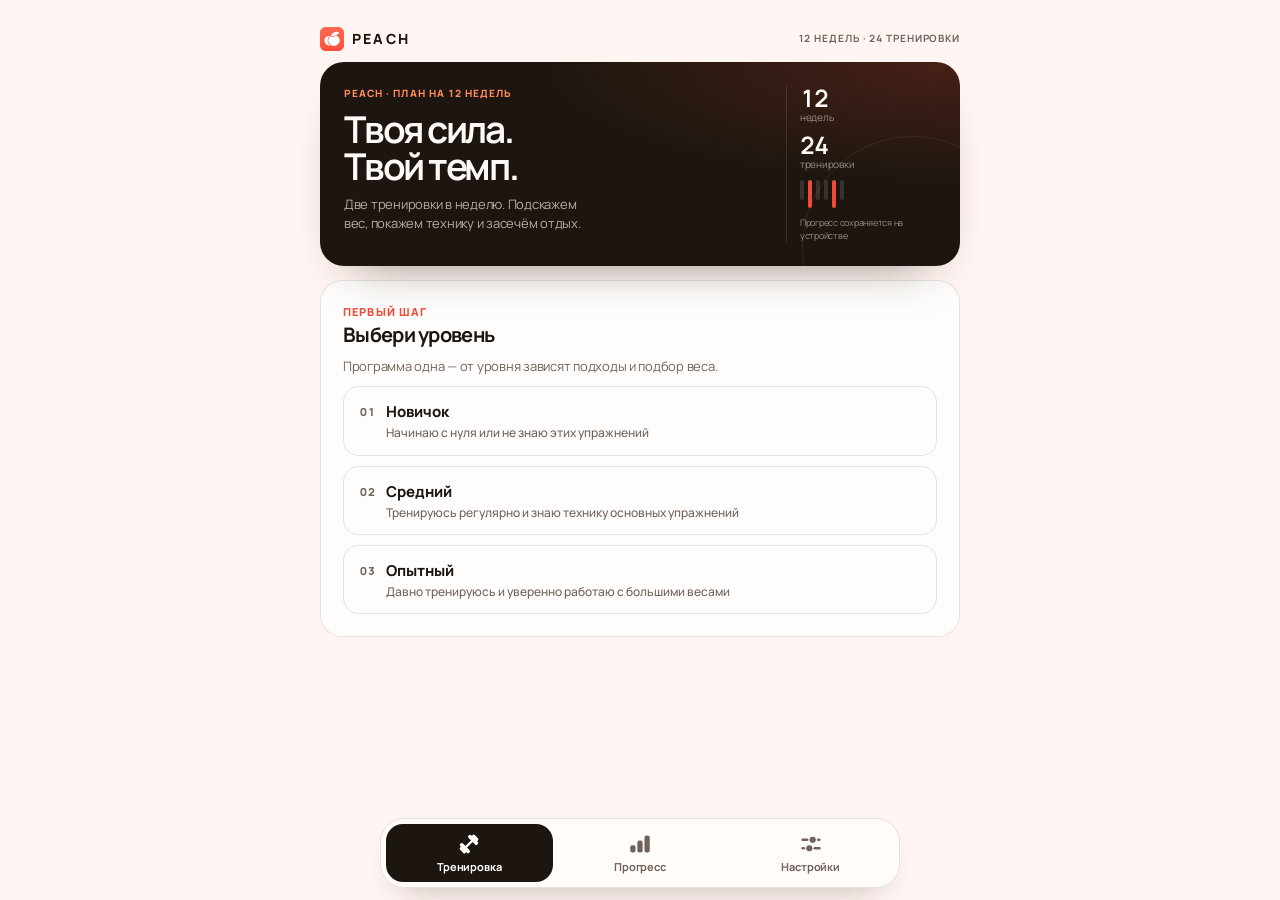
<file: index.html>
<!doctype html><html lang="ru"><head><meta charset="utf-8"><meta name="viewport" content="width=device-width,initial-scale=1,viewport-fit=cover"><link rel="manifest" href="manifest.webmanifest"><meta name="theme-color" content="#FF5B46"><meta name="mobile-web-app-capable" content="yes"><meta name="apple-mobile-web-app-capable" content="yes"><meta name="apple-mobile-web-app-title" content="PEACH"><meta name="apple-mobile-web-app-status-bar-style" content="black-translucent"><link rel="apple-touch-icon" sizes="180x180" href="apple-touch-icon.png"><link rel="icon" type="image/png" sizes="192x192" href="[data-uri]"><style>:root{padding-top:env(safe-area-inset-top,0px);padding-bottom:env(safe-area-inset-bottom,0px)}body{margin:0}[hidden]{display:none!important}img{max-width:100%}</style><title>PEACH — силовой дневник на 12 недель</title>
<meta name="description" content="PEACH — спокойный силовой план на 12 недель: веса, 3D-техника, таймеры и дневник прогресса. Работает офлайн и без аккаунта.">
<meta name="application-name" content="PEACH">
<meta name="robots" content="index,follow">
<link rel="canonical" href="https://morozovandrew20.github.io/peach-fitness/">
<meta property="og:type" content="website">
<meta property="og:url" content="https://morozovandrew20.github.io/peach-fitness/">
<meta property="og:title" content="PEACH — силовой дневник на 12 недель">
<meta property="og:description" content="Понятный план, техника, веса и отдых. Данные хранятся на устройстве, приложение работает офлайн.">
<meta property="og:image" content="https://morozovandrew20.github.io/peach-fitness/assets/release/screenshot-mobile.png">
<meta property="og:locale" content="ru_RU">
<meta name="twitter:card" content="summary_large_image">
<style>
/* Layout: iOS-style phone app. Blurred large-title header with a "wave" week strip, inset grouped cards,
   round tap-to-check sets, floating rest capsule, translucent tab bar, bottom sheet when a workout closes. */
:root{
  --bg:#f2f2f7; --surface:#ffffff; --raised:#e9e9ef; --line:rgba(60,60,67,.14);
  --fg:#0b0b0f; --muted:#6e6e78; --a1:#f04a36; --a2:#ff8a5c; --on-accent:#ffffff;
  --good:#1fa85a; --good-bg:#e3f6ea; --warn:#b26a00; --bad:#d93025;
  --input:#eeeef3; --bar:rgba(246,246,250,.92); --scrim:rgba(0,0,0,.32);
  --shadow:0 12px 32px -14px rgba(20,20,40,.28);
  --font:-apple-system,BlinkMacSystemFont,"SF Pro Text","Segoe UI",Roboto,"Helvetica Neue",Arial,sans-serif;
  --display:ui-rounded,"SF Pro Rounded",-apple-system,BlinkMacSystemFont,"Segoe UI",Roboto,sans-serif;
  --grad:linear-gradient(120deg,var(--a1),var(--a2));
  --spring:cubic-bezier(.2,.9,.25,1.25); --ease:cubic-bezier(.25,.8,.25,1);
  --r:22px; --tint:5%;
}
@media (prefers-color-scheme: dark){ :root:not([data-theme="light"]){
  --bg:#000000; --surface:#1c1c1e; --raised:#2c2c2e; --line:rgba(120,120,128,.3);
  --fg:#ffffff; --muted:#98989f; --a1:#ff6f5a; --a2:#ff9d73; --on-accent:#ffffff;
  --good:#32d074; --good-bg:#12301f; --warn:#ffcc55; --bad:#ff6961;
  --input:#2c2c2e; --bar:rgba(18,18,20,.9); --scrim:rgba(0,0,0,.55);
  --shadow:0 14px 36px -14px rgba(0,0,0,.9); color-scheme:dark } }
:root[data-theme="dark"],:root[data-look="dark"]{
  --bg:#000000; --surface:#1c1c1e; --raised:#2c2c2e; --line:rgba(120,120,128,.3);
  --fg:#ffffff; --muted:#98989f; --a1:#ff6f5a; --a2:#ff9d73; --on-accent:#ffffff;
  --good:#32d074; --good-bg:#12301f; --warn:#ffcc55; --bad:#ff6961;
  --input:#2c2c2e; --bar:rgba(18,18,20,.9); --scrim:rgba(0,0,0,.55);
  --shadow:0 14px 36px -14px rgba(0,0,0,.9); color-scheme:dark }

:root[data-look="light"]{  --bg:#f2f2f7; --surface:#ffffff; --raised:#e9e9ef; --line:rgba(60,60,67,.14);
  --fg:#0b0b0f; --muted:#6e6e78; --a1:#f04a36; --a2:#ff8a5c; --on-accent:#ffffff;
  --good:#1fa85a; --good-bg:#e3f6ea; --warn:#b26a00; --bad:#d93025;
  --input:#eeeef3; --bar:rgba(246,246,250,.92); --scrim:rgba(0,0,0,.32);
  --shadow:0 12px 32px -14px rgba(20,20,40,.28); color-scheme:light }
:root[data-accent="ocean"]{--a1:#0a84ff;--a2:#2ec4d6}
:root[data-accent="mint"]{--a1:#10b981;--a2:#8bd43a}
:root[data-accent="lavender"]{--a1:#8b5cf6;--a2:#e36bd6}
:root[data-accent="sunset"]{--a1:#ff6a00;--a2:#ffb62e}

*{box-sizing:border-box;-webkit-tap-highlight-color:transparent}
body{background:var(--bg);background:color-mix(in srgb,var(--a1) var(--tint),var(--bg));color:var(--fg);font-family:var(--font);font-size:16px;line-height:1.35;font-variant-numeric:tabular-nums;-webkit-font-smoothing:antialiased}
body::before{content:"";position:fixed;inset:0 0 auto;height:env(safe-area-inset-top,0px);z-index:10;background:var(--bg);background:color-mix(in srgb,var(--a1) var(--tint),var(--bg))}
button{font:inherit;color:inherit;cursor:pointer;touch-action:manipulation;-webkit-user-select:none;user-select:none;transition:transform .18s var(--ease),background .2s,color .2s,opacity .2s}
button:active{transform:scale(.95)}
.wrap{max-width:560px;margin:0 auto;padding-left:max(16px,env(safe-area-inset-left,0px));padding-right:max(16px,env(safe-area-inset-right,0px))}

header{background:transparent}
header .wrap{padding-block:14px 2px;display:flex;flex-direction:column;gap:12px}
.top{display:flex;align-items:center;justify-content:space-between;gap:12px}
.top>div{min-width:0}
.sub{font-size:13px;color:var(--muted);font-weight:600;text-transform:uppercase;letter-spacing:.04em;order:-1}
.top>div:first-child{display:flex;flex-direction:column;gap:1px}
h1{font-size:34px;font-weight:800;margin:0;letter-spacing:-.025em;line-height:1.08}
.ring{position:relative;flex:0 0 50px;height:50px}
.ring svg{width:50px;height:50px;transform:rotate(-90deg)}
.ring circle,.hring circle{fill:none}
.ring circle{stroke-width:6}
.tr{stroke:var(--raised)} .pr{stroke:url(#g);stroke-linecap:round;transition:stroke-dashoffset .9s var(--ease)}
.ring b{position:absolute;inset:0;display:grid;place-items:center;font-family:var(--display);font-size:11px;font-weight:800}
.weeks{display:flex;gap:7px;overflow-x:auto;padding:2px 0;scrollbar-width:none;align-items:flex-end}
.weeks::-webkit-scrollbar{display:none}
.wk{flex:0 0 44px;border:0;background:transparent;padding:0;display:flex;flex-direction:column;align-items:center;gap:5px}
.wk i{display:block;width:100%;border-radius:10px;background:var(--raised);transition:background .25s,height .25s}
.wk[data-p="0"] i{height:18px} .wk[data-p="1"] i{height:28px} .wk[data-p="2"] i{height:40px} .wk[data-p="3"] i{height:8px;opacity:.6}
.wk.done i{background:var(--good)}
.wk[aria-pressed="true"] i{background:var(--grad)}
.wk span{font-size:12px;font-weight:700;color:var(--muted)}
.wk[aria-pressed="true"] span{color:var(--fg)}
.seg{display:grid;grid-template-columns:1fr 1fr;gap:2px;background:var(--raised);border-radius:11px;padding:2px}
.seg button{border:0;background:transparent;font-weight:600;font-size:14px;padding:8px;border-radius:9px}
.seg button[aria-pressed="true"]{background:var(--surface);box-shadow:0 2px 6px -2px rgba(0,0,0,.25)}

main .wrap{padding-block:16px calc(160px + env(safe-area-inset-bottom,0px));display:flex;flex-direction:column;gap:14px}
#view.in>*{animation:rise .45s var(--ease) both}
#view.in>*:nth-child(2){animation-delay:.04s} #view.in>*:nth-child(3){animation-delay:.08s} #view.in>*:nth-child(4){animation-delay:.12s} #view.in>*:nth-child(n+5){animation-delay:.16s}
@keyframes rise{from{opacity:0;transform:translateY(14px)}to{opacity:1;transform:none}}
.hero{background:var(--surface);border-radius:var(--r);padding:16px;display:flex;gap:16px;align-items:center}
.hring{position:relative;flex:0 0 84px;height:84px}
.hring svg{width:84px;height:84px;transform:rotate(-90deg)}
.hring circle{stroke-width:10}
.hring b{position:absolute;inset:0;display:grid;place-items:center;font-family:var(--display);font-size:17px;font-weight:800}
.htxt{min-width:0;display:flex;flex-direction:column;gap:3px}
.cap{font-size:12px;font-weight:700;color:var(--a1);text-transform:uppercase;letter-spacing:.05em}
.hero strong{font-size:20px;font-weight:800;letter-spacing:-.01em}
.hero p{margin:0;font-size:13.5px;color:var(--muted)}
.note{background:var(--surface);border-radius:16px;padding:12px 14px;font-size:14px;border-left:4px solid var(--a1)}
.card{background:var(--surface);border-radius:var(--r);padding:16px;display:flex;flex-direction:column;gap:10px;transition:box-shadow .3s}
.ex-head{display:flex;gap:10px;align-items:center}
.num{flex:0 0 28px;height:28px;border-radius:50%;background:var(--raised);font-family:var(--display);font-weight:800;display:grid;place-items:center;font-size:13px;transition:background .3s,color .3s}
.fin .num{background:var(--good);color:var(--surface)}
h2{font-size:17px;font-weight:700;margin:0;min-width:0;text-wrap:balance;line-height:1.2;letter-spacing:-.01em}
.plan{display:flex;align-items:baseline;gap:8px;flex-wrap:wrap}
.plan b{font-family:var(--display);font-size:32px;font-weight:800;letter-spacing:-.02em;line-height:1}
.plan span{font-weight:600;color:var(--muted);font-size:14px}
.hint{font-size:13px;font-weight:600;color:var(--a1);margin:0}
.meta{font-size:13px;color:var(--muted);margin:0}
.sets{display:flex;flex-direction:column;margin-top:2px}
.set{display:grid;grid-template-columns:18px 1fr 1fr 44px;gap:8px;align-items:center;padding:7px 0;border-top:.5px solid var(--line)}
.set .n{font-size:13px;color:var(--muted);font-weight:700;text-align:center}
.field{position:relative;min-width:0}
.field input{width:100%;min-width:0;font:inherit;font-family:var(--display);font-size:20px;font-weight:700;padding:10px 40px 10px 12px;border-radius:12px;border:0;background:var(--input);color:var(--fg);transition:background .3s,color .3s}
.field input::placeholder{color:var(--muted);opacity:.5}
.field span{position:absolute;right:11px;top:50%;transform:translateY(-50%);font-size:12px;font-weight:600;color:var(--muted);pointer-events:none}
.ok{width:44px;height:44px;border-radius:50%;border:2px solid var(--line);background:transparent;display:grid;place-items:center;padding:0}
.ok svg{width:22px;height:22px;stroke:transparent;fill:none;stroke-width:3;stroke-linecap:round;stroke-linejoin:round;stroke-dasharray:24;stroke-dashoffset:24;transition:stroke-dashoffset .35s var(--ease) .08s}
.set.on .field input{background:var(--good-bg)}
.set.on .ok{background:var(--good);border-color:var(--good)}
.set.on .ok svg{stroke:var(--surface);stroke-dashoffset:0}
.set.pop .ok{animation:pop .5s var(--spring)}
@keyframes pop{0%{transform:scale(.6)}100%{transform:scale(1)}}
input:focus-visible,button:focus-visible,textarea:focus-visible{outline:2px solid var(--a1);outline-offset:2px}
.row{display:flex;gap:8px;flex-wrap:wrap;align-items:center;justify-content:space-between}
.e1{font-size:13px;color:var(--muted)}
.e1 b{color:var(--fg);font-weight:700}
.tag{display:inline-block;font-size:11px;font-weight:700;border-radius:99px;padding:3px 9px;background:var(--grad);color:var(--on-accent);margin-left:6px;animation:pop .5s var(--spring)}
.btn{border:0;background:var(--raised);font-weight:600;font-size:15px;padding:11px 16px;border-radius:12px}
.btn.danger{color:var(--bad)}
.summary{background:var(--surface);border-radius:var(--r);padding:16px;display:flex;flex-direction:column;gap:12px}
.summary h3{color:var(--good)}
.stats{display:grid;grid-template-columns:1fr 1fr;gap:10px}
.stat{background:var(--surface);border-radius:18px;padding:14px}
.summary .stat,.panel .stat{background:var(--raised)}
.stat b{display:block;font-family:var(--display);font-size:24px;font-weight:800;letter-spacing:-.02em}
.stat span{font-size:12.5px;color:var(--muted);font-weight:600}
textarea{width:100%;font:inherit;border:0;background:var(--input);color:var(--fg);border-radius:12px;padding:11px;min-height:64px;resize:vertical}
label.lbl{font-size:12px;font-weight:600;color:var(--muted);text-transform:uppercase;letter-spacing:.04em}
h3{font-size:17px;font-weight:700;margin:0;letter-spacing:-.01em}

#timer{position:fixed;left:0;right:0;bottom:calc(78px + env(safe-area-inset-bottom,0px));z-index:7;pointer-events:none}
#timer:not([hidden]) .in{animation:rise .4s var(--spring)}
#timer .in{pointer-events:auto;background:var(--surface);border:.5px solid var(--line);border-radius:26px;padding:10px 10px 10px 18px;display:flex;align-items:center;gap:10px;box-shadow:var(--shadow);overflow:hidden;position:relative}
#timer .in::after{content:"";position:absolute;left:0;bottom:0;height:3px;width:var(--p,0%);background:var(--grad);transition:width .25s linear}
#timer small{display:block;font-size:12px;font-weight:600;color:var(--muted)}
#timer b{font-family:var(--display);font-size:26px;font-weight:800;line-height:1.05}
#timer .sp{flex:1}
#timer button{border:0;border-radius:99px;padding:10px 14px;font-weight:700;font-size:14px;background:var(--raised)}
#timer.end b{color:var(--good)}

nav{position:fixed;left:0;right:0;bottom:0;z-index:6;background:var(--bar);backdrop-filter:saturate(180%) blur(20px);-webkit-backdrop-filter:saturate(180%) blur(20px);border-top:.5px solid var(--line);padding-bottom:env(safe-area-inset-bottom,0px)}
nav .bar{display:grid;grid-template-columns:repeat(3,1fr)}
nav button{border:0;background:transparent;color:var(--muted);font-weight:600;font-size:11px;padding:8px 4px 6px;display:flex;flex-direction:column;align-items:center;gap:3px}
nav svg{width:28px;height:28px;fill:currentColor;stroke:none;transition:transform .35s var(--spring)}
nav button[aria-pressed="true"] svg{transform:scale(1.08)}
nav button[aria-pressed="true"]{color:var(--a1)}

#sheet{position:fixed;inset:0;z-index:30;display:flex;align-items:flex-end}
#sheetx{position:absolute;inset:0;border:0;background:var(--scrim);animation:fade .3s both}
#sheetx:active{transform:none}
.panel{position:relative;width:100%;background:var(--surface);border-radius:28px 28px 0 0;animation:up .5s var(--spring) both}
.panel .wrap{padding-block:10px calc(22px + env(safe-area-inset-bottom,0px));display:flex;flex-direction:column;gap:16px;align-items:stretch;text-align:center}
.grab{width:38px;height:5px;border-radius:9px;background:var(--raised);align-self:center}
.okmark{align-self:center;width:84px;height:84px}
.peachmark{align-self:center;width:84px;height:84px;border-radius:50%;background:var(--grad);display:grid;place-items:center;animation:peachpop .6s var(--spring) .1s both}
.peachmark[hidden]{display:none}
.peachmark svg{width:50px;height:46px;fill:#fff;margin-top:-3px}
@keyframes peachpop{from{transform:scale(.4);opacity:0}to{transform:none;opacity:1}}

.okmark circle{fill:var(--good)}
.okmark path{fill:none;stroke:var(--surface);stroke-width:7;stroke-linecap:round;stroke-linejoin:round;stroke-dasharray:60;stroke-dashoffset:60;animation:draw .5s var(--ease) .35s forwards}
.panel h3{font-size:26px;font-weight:800;letter-spacing:-.02em}
.panel p{margin:-8px 0 0;color:var(--muted);font-size:15px}
.panel .stats{grid-template-columns:repeat(3,1fr);text-align:left}
.panel .stat b{font-size:19px}
.cta{border:0;border-radius:16px;padding:16px;font-size:17px;font-weight:700;background:var(--grad);color:var(--on-accent)}
@keyframes up{from{transform:translateY(100%)}to{transform:none}}
@keyframes fade{from{opacity:0}to{opacity:1}}
@keyframes draw{to{stroke-dashoffset:0}}

.big{font-family:var(--display);font-size:38px;font-weight:800;line-height:1;letter-spacing:-.03em}
.big small{font-family:var(--font);font-size:14px;font-weight:600;color:var(--muted);letter-spacing:0}
.pill{font-size:12.5px;font-weight:700;border-radius:999px;padding:5px 11px;white-space:nowrap;background:var(--raised)}
.pill.good{color:var(--good);background:var(--good-bg)} .pill.warn{color:var(--warn)} .pill.bad{color:var(--bad)} .pill.wait{color:var(--muted)}
.chart{width:100%;height:auto;display:block}
.chart text{font-family:var(--font);font-size:11px;font-weight:600;fill:var(--muted)}
.chart text.v{fill:var(--fg);font-weight:700;font-size:12px}
.chart .tg{stroke:var(--muted);stroke-width:1.5;stroke-dasharray:4 5;fill:none;opacity:.6}
.chart .ln{stroke:url(#g);stroke-width:3.5;fill:none;stroke-linecap:round;stroke-linejoin:round}
.chart .ar{fill:url(#ga);stroke:none}
.chart circle{fill:var(--surface);stroke:var(--a1);stroke-width:3}
.chart circle.e{stroke:var(--raised)}
.chart line{stroke:var(--line);stroke-width:1}
.tbl{overflow-x:auto}
table{border-collapse:collapse;width:100%;font-size:13px;font-variant-numeric:tabular-nums}
th,td{padding:10px 3px;text-align:right;border-bottom:.5px solid var(--line);white-space:nowrap}
th:first-child,td:first-child{text-align:left;padding-left:8px}
th:last-child,td:last-child{padding-right:8px}
th{font-size:12px;color:var(--muted);text-transform:uppercase;letter-spacing:.03em;font-weight:600}
tr.rest td{color:var(--muted)}
tr.cur td{background:var(--raised);font-weight:700}
.brows{display:flex;flex-direction:column}.brow{display:flex;align-items:center;justify-content:space-between;gap:12px;padding:10px 0;border-bottom:1px solid var(--line)}.brow:last-child{border-bottom:0}.brow>div{display:flex;flex-direction:column;gap:2px;min-width:0}
.brow b{font-size:24px;font-weight:800;letter-spacing:-.02em}.brow b small{font-size:13px;font-weight:500;color:var(--muted)}.brow i{font-style:normal;font-size:12.5px;color:var(--muted)}
.spark{width:120px;height:38px;flex:none}.spark polyline{fill:none;stroke:var(--a1);stroke-width:2.5;stroke-linecap:round;stroke-linejoin:round}.spark circle{fill:var(--a1)}
.ach{display:grid;grid-template-columns:1fr 1fr;gap:8px}.ach>div{border-radius:14px;padding:10px 12px;display:flex;flex-direction:column;gap:2px;border:1.5px dashed var(--line);color:var(--muted);min-width:0}
.ach>div b{font-size:14px;font-weight:700;line-height:1.2}.ach>div span{font-size:12px}.ach>div.on{border:1.5px solid transparent;background:var(--input);background:color-mix(in srgb,var(--a1) 15%,var(--surface));color:var(--fg)}.ach>div.on b{color:var(--a1)}.ach>div.on span{color:var(--muted)}
#bodycard>p{margin:0;font-size:15px}.sep{height:1px;background:var(--line);margin:6px 0}
.pht{display:grid;grid-template-columns:repeat(3,1fr);gap:8px}.pht>div{border-radius:14px;padding:10px;display:flex;flex-direction:column;gap:2px;border:1.5px dashed var(--line);color:var(--muted);min-width:0}.pht b{font-size:13.5px;line-height:1.2}.pht span{font-size:12px}
.pht>div.on{border:1.5px solid transparent;background:color-mix(in srgb,var(--a1) 15%,var(--surface));color:var(--fg)}.pht>div.on b{color:var(--a1)}.pht>div.due{border:1.5px solid var(--a1);color:var(--fg)}
.ex-head h2{min-width:0;flex:1 1 auto;overflow-wrap:anywhere;hyphens:auto}
.nacts{display:flex;gap:18px;margin-top:8px}.note .ghostbtn.dim{color:var(--muted)}
.bodyv{margin:4px 0 6px}.bodyv b{font-size:22px;font-weight:700}.bodyv b small{font-size:13px;font-weight:500;color:var(--muted)}.bodyv i{font-style:normal;font-size:12px;color:var(--muted)}
.grid3{display:grid;grid-template-columns:repeat(3,1fr);gap:8px}
.grid3>div{min-width:0;display:flex;flex-direction:column;gap:5px}
.grid3 .lbl{white-space:normal;overflow:visible;text-overflow:clip;min-height:32px;line-height:1.25;overflow-wrap:anywhere}
@media(max-width:350px){.grid3 .lbl{font-size:10px;letter-spacing:0}table{font-size:12px}th,td{padding:10px 2px}}
.grid3 .field input{padding-right:30px;font-size:18px}
ol,ul{margin:0;padding-left:20px;display:flex;flex-direction:column;gap:7px;font-size:15px}
.sync{font-size:12.5px;color:var(--muted);text-align:center;margin:0}
@media (prefers-reduced-motion:reduce){*{animation:none!important;transition:none!important}}
/* v4: one focused set editor with steppers, tappable set rows, theme presets */
.card.act{box-shadow:0 0 0 2px color-mix(in srgb,var(--a1) 40%,transparent)}
.srow{display:grid;grid-template-columns:18px 1fr 28px;gap:10px;align-items:center;width:100%;padding:12px 0;border:0;border-top:.5px solid var(--line);background:transparent;text-align:left}
.srow .n{font-size:13px;color:var(--muted);font-weight:700;text-align:center}
.srow .val{font-family:var(--display);font-size:18px;font-weight:600;color:var(--muted)}
.srow.on .val{color:var(--fg)} .srow.on .val b{font-weight:800}
.ck{width:26px;height:26px;border-radius:50%;border:2px solid var(--line);display:grid;place-items:center}
.ck svg{width:15px;height:15px;fill:none;stroke:var(--surface);stroke-width:3.5;stroke-linecap:round;stroke-linejoin:round}
.srow.on .ck{background:var(--good);border-color:var(--good)}
.srow.new .ck{animation:pop .5s var(--spring)}
.editor{background:var(--input);border-radius:20px;padding:14px;margin:8px 0;display:flex;flex-direction:column;gap:12px;animation:rise .35s var(--ease) both}
.ecap{font-size:12px;font-weight:700;color:var(--a1);text-transform:uppercase;letter-spacing:.05em}
.steps{display:grid;grid-template-columns:1fr 1fr;gap:10px}
.step{display:grid;grid-template-columns:44px 1fr 44px;align-items:center;background:var(--surface);border-radius:16px;min-width:0}
.step button{height:60px;border:0;background:transparent;color:var(--a1);font-size:28px;font-weight:400;line-height:1;padding:0}
.step label{display:flex;flex-direction:column;align-items:center;min-width:0}
.step input{width:100%;min-width:0;border:0;background:transparent;color:var(--fg);text-align:center;font:inherit;font-family:var(--display);font-size:22px;font-weight:800;padding:0;outline-offset:4px}
@media (max-width:389px){.steps{grid-template-columns:1fr}}
.step span{font-size:11px;font-weight:600;color:var(--muted)}
.erow{display:flex;gap:8px}
.erow .cta{flex:1;padding:15px}
.shake{animation:shake .35s}
@keyframes shake{25%{transform:translateX(-6px)}75%{transform:translateX(6px)}}
.seg3{grid-template-columns:repeat(3,1fr)}
.sw{display:grid;grid-template-columns:repeat(5,1fr);gap:6px}
.swb{border:0;background:transparent;padding:6px 0;display:flex;flex-direction:column;align-items:center;gap:6px;font-size:11.5px;font-weight:600;color:var(--muted);min-width:0}
.swb i{display:block;width:46px;height:46px;border-radius:50%;box-shadow:0 0 0 3px var(--surface),0 0 0 5px transparent;transition:box-shadow .25s}
.swb[aria-pressed="true"]{color:var(--fg)}
.swb[aria-pressed="true"] i{box-shadow:0 0 0 3px var(--surface),0 0 0 5px var(--a1)}
.ghostbtn{border:0;background:transparent;color:var(--muted);font-weight:600;font-size:15px;padding:6px}
/* v7: plate calculator, warm-up ladder, keep-awake switch, backup */
.pw{border:0;background:transparent;padding:0;display:inline-flex;align-items:baseline;gap:8px;text-align:left}
.pw small{font-size:12px;font-weight:700;color:var(--a1);white-space:nowrap}
.warm{display:flex;flex-wrap:wrap;gap:6px;align-items:center}
.warm>span{font-size:12px;font-weight:600;color:var(--muted);text-transform:uppercase;letter-spacing:.04em;margin-right:2px}
.wchip{border:0;border-radius:99px;background:var(--input);padding:7px 12px;font-family:var(--display);font-size:14px;font-weight:700}
.wchip[aria-pressed="true"]{background:var(--good-bg);color:var(--good);text-decoration:line-through}
#info{position:fixed;inset:0;z-index:30;display:flex;align-items:flex-end}
#infox{position:absolute;inset:0;border:0;background:var(--scrim);animation:fade .3s both}
#infox:active{transform:none}
.barbell{display:flex;align-items:center;justify-content:center;gap:3px;min-height:96px}
.barbell .rod{width:46px;height:10px;border-radius:3px;background:var(--muted)}
.barbell .end{width:26px;height:8px;border-radius:0 4px 4px 0;background:var(--muted)}
.barbell .pl{border-radius:5px;background:var(--grad);animation:pop .45s var(--spring) both}
.plist{font-family:var(--display);font-size:26px;font-weight:800;letter-spacing:-.01em}
.plist small{display:block;font-family:var(--font);font-size:13px;font-weight:600;color:var(--muted);letter-spacing:0}
.tgl{flex:0 0 51px;width:51px;height:31px;border-radius:99px;border:0;background:var(--raised);position:relative;padding:0;transition:background .25s}
.tgl::after{content:"";position:absolute;top:2px;left:2px;width:27px;height:27px;border-radius:50%;background:var(--on-accent);box-shadow:0 2px 5px rgba(0,0,0,.25);transition:transform .25s var(--ease)}
.tgl[aria-checked="true"]{background:var(--good)}
.tgl[aria-checked="true"]::after{transform:translateX(20px)}
.tgl:active{transform:none}
.line{display:flex;align-items:center;justify-content:space-between;gap:12px}
.line>div{min-width:0}
.line b{display:block;font-weight:600}
.btns{display:flex;flex-wrap:wrap;gap:8px}
.btns .btn{flex:1 1 140px}
textarea.code{font-family:ui-monospace,Menlo,monospace;font-size:16px;min-height:76px;word-break:break-all}
textarea.code::placeholder{font-family:var(--font);word-break:normal}
/* v9: easy day, exercise swap */
.easy{align-self:flex-start;margin-top:6px;border:0;border-radius:99px;background:var(--input);padding:8px 14px;font-size:13.5px;font-weight:600;color:var(--a1)}
.easy[aria-pressed="true"]{background:var(--good-bg);color:var(--good)}
.swap{margin-left:auto;flex:0 0 auto;border:0;background:var(--input);border-radius:99px;padding:6px 11px;font-size:12.5px;font-weight:600;color:var(--muted)}
.opt{border:0;border-radius:16px;background:var(--raised);padding:14px 16px;font-size:16px;font-weight:600;text-align:left;display:flex;justify-content:space-between;align-items:center;gap:10px}
.opt[aria-pressed="true"]{box-shadow:0 0 0 2px var(--a1)}
.opt small{color:var(--muted);font-weight:500;white-space:nowrap}
/* v11: first run, own exercise */
.obrow{display:flex;flex-direction:column;gap:6px}
.obrow b{font-weight:600}
.obrow>.ghostbtn{align-self:flex-start}
.grid2{display:grid;grid-template-columns:1fr 1fr;gap:8px;align-items:stretch}
.txt{width:100%;min-width:0;font:inherit;font-size:17px;font-weight:600;padding:12px;border-radius:12px;border:0;background:var(--input);color:var(--fg)}
.own{display:flex;flex-direction:column;gap:8px;text-align:left}
#view>.cta{width:100%}
/* v12: robustness */
.seg button,.swap,.wchip,.easy,.ghostbtn,.btn{min-height:42px}
.swap{padding-inline:14px}
.weeks{align-items:stretch}
.wk{justify-content:flex-end;min-height:60px}
.panel{max-height:94%;overflow-y:auto;-webkit-overflow-scrolling:touch}
.barbell{overflow:hidden}
#timer .in>div{min-width:0}
#timer small{white-space:nowrap;overflow:hidden;text-overflow:ellipsis}
.opt span{min-width:0}
.note .ghostbtn,.meta .ghostbtn{color:var(--a1);padding:0;min-height:0;font-size:14px;display:inline}
.why{border-top:1px solid var(--line,rgba(127,127,127,.25));padding-top:10px;margin-top:6px}.why summary{cursor:pointer;font-weight:600;font-size:14px;color:var(--a1);list-style:none;min-height:32px;display:flex;align-items:center}.why summary::-webkit-details-marker{display:none}.why summary::after{content:"›";margin-left:6px;transition:transform .2s}.why[open] summary::after{transform:rotate(90deg)}.why p{margin:6px 0 0}.why li{margin:8px 0;font-size:14px}.why li b{display:block}.why li small{color:var(--muted);font-size:12px}
.hw{display:flex;flex-direction:column;gap:8px;text-align:left}.hw p{margin:0;color:var(--fg);font-size:15px}.hw .cap{margin-top:6px}.hw p.meta{color:var(--muted);font-size:13px;margin-top:6px}
.opt.lv{width:100%;margin-top:8px}.opt.lv span{display:flex;flex-direction:column;gap:2px}.opt.lv i{font-style:normal;font-size:13.5px;font-weight:500;color:var(--muted)}
#launch{display:none}
@media (display-mode:standalone){#launch{display:grid;position:fixed;inset:0;z-index:999;place-items:center;background:#FF5B46;transition:opacity .4s var(--ease),visibility 0s .4s}}
#launch svg{width:104px;height:96px;fill:#fff;transition:transform .5s var(--ease),opacity .2s}
#launch.out{opacity:0;visibility:hidden;pointer-events:none}
#launch.out svg{transform:scale(1.18);opacity:0}
@media (prefers-reduced-motion:reduce){#launch.out svg{transform:none}}
/* v13: focused workout flow; existing palette stays unchanged */
#photoguide{scroll-margin-top:12px}
.coach summary{min-height:44px}
.coach-body{display:flex;flex-direction:column;gap:8px;padding:4px 0 6px}
.coach-body .ghostbtn{align-self:flex-start;padding-inline:0}
.setfeedback{font-size:13px;font-weight:700;color:var(--good)}
#timer .in{padding:12px 10px 12px 16px;gap:12px}
#timer b{font-size:36px;font-variant-numeric:tabular-nums;letter-spacing:-.03em}
#timer button{min-height:44px;white-space:nowrap;padding-inline:12px;pointer-events:auto;touch-action:manipulation;position:relative;z-index:1}
#timer #texpand{background:transparent;border:0;border-radius:8px;padding:0;text-align:left;min-width:0}
#timer button:disabled{opacity:.6;cursor:default}
#timer.end small{color:var(--good)}
.panelx{position:sticky;top:12px;z-index:2;display:grid;place-items:center;width:44px;height:44px;margin:12px 16px -48px auto;border:0;border-radius:50%;background:var(--raised);color:var(--fg);font-size:26px;line-height:1}
/* v16: flagship workout continuity, useful history and accessible touch targets */
.seg button,.swap,.wchip,.easy,.ghostbtn,.btn{min-height:44px}
.why summary{min-height:44px}
summary:focus-visible{outline:2px solid var(--a1);outline-offset:3px;border-radius:6px}
.tgl{height:44px;background:transparent}
.tgl::before{content:"";position:absolute;left:0;top:6px;width:51px;height:31px;border-radius:99px;background:var(--raised);transition:background .25s}
.tgl::after{top:8px}
.tgl[aria-checked="true"]{background:transparent}
.tgl[aria-checked="true"]::before{background:var(--good)}
.note .ghostbtn{position:relative;min-height:44px;display:inline-flex;align-items:center}
.note .ghostbtn::after{content:"";position:absolute;inset:-4px -6px}
.pw{min-height:44px}
.setfeedback{display:flex;align-items:center;justify-content:space-between;gap:10px;flex-wrap:wrap;line-height:1.45}
.setfeedback button{border:0;background:transparent;color:var(--a1);font-weight:700;font-size:13px;padding:4px 0;min-height:44px}
.prevset{font-size:13px;color:var(--muted);margin-top:-6px}
.fielderror{display:none;margin:0;color:var(--bad);font-size:13px;font-weight:600}
.fielderror.show{display:block}
input[aria-invalid="true"]{box-shadow:0 0 0 2px var(--bad)}
.nextwork{width:100%}
.history{display:flex;flex-direction:column}
.hitem{border-top:1px solid var(--line)}
.hitem:first-child{border-top:0}
.hitem summary{list-style:none;cursor:pointer;display:grid;grid-template-columns:1fr auto;gap:4px 12px;padding:12px 0;min-height:44px;align-items:center}
.hitem summary::-webkit-details-marker{display:none}
.hitem summary b{font-size:14px}
.hitem summary span{font-size:13px;color:var(--muted);text-align:right}
.hitem summary small{font-size:12px;color:var(--muted)}
.hdetail{padding:0 0 12px;display:flex;flex-direction:column;gap:7px}
.hrow{display:grid;grid-template-columns:minmax(0,1fr) auto;gap:12px;font-size:13px}
.hrow span:last-child{text-align:right;white-space:nowrap;color:var(--muted)}
.hnote{font-size:13px;color:var(--muted);margin:2px 0 0;white-space:pre-wrap}
.empty{padding:24px 18px;text-align:center;gap:14px}
.empty h3{font-size:22px}
.empty p{margin:0;color:var(--muted);font-size:15px;line-height:1.55}
.empty .cta{width:100%}
@media(min-width:700px){.history{display:grid;grid-template-columns:1fr 1fr;gap:0 20px}.hitem:nth-child(2){border-top:0}}
/* v17: recoverable data operations, layout only — palette unchanged */
.safetylist{display:flex;flex-direction:column}
.safetyitem{display:flex;align-items:center;justify-content:space-between;gap:12px;padding:12px 0;border-top:1px solid var(--line)}
.safetyitem>div{display:flex;flex-direction:column;gap:3px;min-width:0}
.safetyitem span{font-size:12px;color:var(--muted)}
.safetyitem .btn{flex:0 0 auto;font-size:13px;padding-inline:12px}
@media(max-width:389px){.safetyitem{align-items:stretch;flex-direction:column}.safetyitem .btn{width:100%}}
/* v20: keyboard and touch access only — approved palette stays unchanged */
.step input{min-height:44px}
.meta .ghostbtn{min-height:44px;display:inline-flex;align-items:center;vertical-align:middle}
.nacts{flex-wrap:wrap;gap:0 18px}
/* v21: focused rest and contextual home-screen install — existing palette only */
#restfocus{position:fixed;inset:0;z-index:40;overflow-y:auto;overscroll-behavior:contain;background:var(--bg);background:color-mix(in srgb,var(--a1) var(--tint),var(--bg))}
.rest-screen{width:100%;max-width:560px;min-height:100%;margin:0 auto;padding:max(10px,env(safe-area-inset-top,0px)) max(20px,env(safe-area-inset-right,0px)) calc(20px + env(safe-area-inset-bottom,0px)) max(20px,env(safe-area-inset-left,0px));display:flex;flex-direction:column;gap:16px;outline:none;animation:restin .2s var(--ease) both}
.rest-top{display:grid;grid-template-columns:1fr auto 1fr;align-items:center;min-height:48px;flex:none}
.rest-top h2{font-size:16px;text-align:center}
.rest-min{justify-self:start;border:0;background:transparent;color:var(--fg);font-size:15px;font-weight:600;padding:12px 0;min-height:44px}
.rest-stage{flex:1;display:flex;flex-direction:column;align-items:center;justify-content:center;gap:18px;min-height:0}
.rest-kicker{max-width:100%;color:var(--fg);font-size:13px;font-weight:700;text-align:center;white-space:nowrap;overflow:hidden;text-overflow:ellipsis}
.rest-ring{position:relative;width:min(72vw,288px);aspect-ratio:1;flex:none}
.rest-ring::before{content:"";position:absolute;inset:14%;border-radius:50%;background:var(--surface)}
.rest-ring svg{position:relative;z-index:1;display:block;width:100%;height:100%;transform:rotate(-90deg)}
.rest-ring circle{fill:none;stroke-width:12}
.rest-ring .rr-track{stroke:var(--raised)}
.rest-ring .rr-progress{stroke:url(#g);stroke-linecap:round;transition:stroke-dashoffset .25s linear}
.rest-clockbox{position:absolute;inset:0;z-index:2;display:flex;flex-direction:column;align-items:center;justify-content:center;gap:7px;text-align:center;padding:23%}
.rest-state{color:var(--a1);font-size:13px;font-weight:800}
.rest-clock{font-family:var(--display);font-size:clamp(52px,17vw,76px);font-weight:800;line-height:1;letter-spacing:-.055em;font-variant-numeric:tabular-nums;white-space:nowrap}
.rest-sub{color:var(--muted);font-size:12px;font-weight:600;line-height:1.3}
.rest-screen.done .rest-clock{font-size:clamp(36px,11vw,52px);letter-spacing:-.03em;color:var(--good)}
.rest-next{width:100%;background:var(--surface);border-radius:var(--r);padding:16px;display:flex;flex-direction:column;gap:13px;text-align:left}
.rest-next-head{display:flex;align-items:flex-start;justify-content:space-between;gap:12px}
.rest-next-head>div{min-width:0}
.rest-next h3{margin-top:3px;font-size:19px;overflow-wrap:anywhere}
.rest-next .cap{color:var(--fg)}
.rest-next .pill{flex:none;margin-top:2px}
.rest-metrics{display:grid;grid-template-columns:1fr 1fr;border-top:1px solid var(--line);padding-top:13px}
.rest-metric{min-width:0;display:flex;flex-direction:column;gap:3px}
.rest-metric+.rest-metric{border-left:1px solid var(--line);padding-left:16px}
.rest-metric span{color:var(--muted);font-size:12px;font-weight:700;text-transform:uppercase;letter-spacing:.04em}
.rest-metric b{font-family:var(--display);font-size:30px;font-weight:800;line-height:1.1;letter-spacing:-.03em;overflow-wrap:anywhere}
.rest-metric b small{font-family:var(--font);font-size:13px;font-weight:600;color:var(--muted);letter-spacing:0}
.rest-metric b.choose{font-family:var(--font);font-size:21px;line-height:1.25;letter-spacing:-.01em}
.rest-controls{display:grid;grid-template-columns:repeat(3,1fr);gap:10px;flex:none}
.rest-control{min-height:52px;border:0;border-radius:16px;background:var(--raised);font-size:16px;font-weight:700;padding:13px 16px}
.rest-control:disabled{opacity:.45;cursor:default}
#rfnext{width:100%;flex:none}
.rest-skip{align-self:center;min-height:44px;border:0;background:transparent;color:var(--fg);font-size:14px;font-weight:600;padding:10px 16px}
.rest-hint{margin:-6px 0 0;text-align:center;color:var(--fg);font-size:12.5px}
@keyframes restin{from{opacity:0;transform:translateY(10px) scale(.99)}to{opacity:1;transform:none}}
@media(max-height:700px){.rest-screen{gap:10px}.rest-stage{gap:10px}.rest-ring{width:min(58vw,230px)}.rest-next{padding:14px;gap:10px}.rest-controls{gap:8px}.rest-control{min-height:48px}.rest-hint{display:none}}
@media(max-width:350px){#timer .in{gap:7px;padding-left:12px}#timer button{font-size:13px;padding-inline:10px}#timer b{font-size:32px}.rest-screen{padding-inline:16px}.rest-next-head{flex-direction:column;gap:6px}.rest-next .pill{margin:0}.rest-metric b{font-size:26px}.rest-metric b.choose{font-size:19px}}
/* v22: progressive disclosure and one unambiguous rest target — palette unchanged */
#timer .in{padding:0;gap:0}
#timer .in::after{z-index:2;pointer-events:none}
#timer #texpand{width:100%;min-height:76px;margin:0;padding:12px 18px;display:flex;align-items:center;justify-content:space-between;gap:12px;border:0;border-radius:26px;background:transparent;text-align:left;white-space:normal}
#timer #texpand .timer-copy{display:block;min-width:0}
#timer #texpand .timer-open{flex:none;color:var(--muted);font-size:13px;font-weight:700}
#timer #texpand small{max-width:100%}
#timer #texpand b{display:block}
#timer #texpand:active{transform:none;background:var(--raised)}
.excompact{background:var(--surface);border-radius:18px;padding:0;overflow:hidden}
.excompact-btn{width:100%;min-height:70px;display:grid;grid-template-columns:28px minmax(0,1fr) 28px;align-items:center;gap:12px;padding:12px 14px;border:0;background:transparent;text-align:left}
.excompact-btn:active{transform:none;background:var(--raised)}
.excompact-main{min-width:0;display:flex;flex-direction:column;gap:4px}
.excompact-main b{font-size:15px;line-height:1.25;overflow-wrap:anywhere}
.excompact-main small{color:var(--muted);font-size:12.5px;line-height:1.3}
.excompact-state{width:28px;height:28px;display:grid;place-items:center;color:var(--muted);font-size:24px;font-weight:500}
.excompact.fin .excompact-state{color:var(--good)}
.excompact-state svg{width:22px;height:22px;fill:none;stroke:currentColor;stroke-width:3;stroke-linecap:round;stroke-linejoin:round}
.card:focus-visible{outline:2px solid var(--a1);outline-offset:2px}
.block-results{display:flex;flex-direction:column;gap:10px;text-align:left}
.block-results[hidden]{display:none}
.block-results-list{display:flex;flex-direction:column;border-top:1px solid var(--line);border-bottom:1px solid var(--line)}
.block-result{display:grid;grid-template-columns:minmax(0,1fr) auto;gap:4px 12px;padding:11px 0;border-top:1px solid var(--line)}
.block-result:first-child{border-top:0}
.block-result b{font-size:14px;line-height:1.3}
.block-result strong{font-size:14px;text-align:right;white-space:nowrap}
.block-result small{grid-column:1/-1;color:var(--muted);font-size:12.5px;line-height:1.4}
#sh-block .cta,#sh-block .btn{width:100%}
.sharemsg{min-height:18px;margin:0;text-align:center;color:var(--fg);font-size:12.5px}
.carry-list{display:flex;flex-direction:column;text-align:left;border-top:1px solid var(--line)}
.carry-item{display:flex;align-items:center;justify-content:space-between;gap:12px;padding:13px 0;border-bottom:1px solid var(--line)}
.carry-item>span{display:flex;flex-direction:column;gap:3px;min-width:0}
.carry-item b{font-size:15px}
.carry-item small{color:var(--muted);font-size:12.5px}
.carry-item strong{font-family:var(--display);font-size:20px;white-space:nowrap}
.preview-actions{display:flex;flex-direction:column;gap:8px}
.preview-actions .cta{width:100%}
@media(max-width:350px){#timer #texpand{padding-inline:14px;min-height:70px}#timer #texpand .timer-open{font-size:12px}.excompact-btn{padding-inline:12px;gap:10px}.block-result{grid-template-columns:1fr}.block-result strong{text-align:left;white-space:normal}.carry-item{align-items:flex-start;flex-direction:column}}
/* v25: beginner guidance and visible programme rationale — palette and motion unchanged */
.first-hero .first-start{width:100%;margin-top:10px;padding:13px 16px;font-size:16px}
.workout-options{margin-top:-4px;padding:0 4px}
.workout-options summary{min-height:44px}
.workout-options p{margin:4px 0 10px;color:var(--muted);font-size:14px}
.novice-guide{border-top:1px solid var(--line);padding-top:12px;display:flex;flex-direction:column;gap:8px}
.novice-guide>b{font-size:14px}
.novice-guide ol{font-size:14px;gap:6px}
.novice-guide p{margin:0;color:var(--muted);font-size:13px;line-height:1.45}
.evidence summary{gap:5px;flex-wrap:wrap}
.evidence summary small{color:var(--muted);font-size:12px;font-weight:500}
.completion-coach{margin:0!important;color:var(--fg)!important;font-size:16px!important;line-height:1.5!important}
.obbar{display:grid;grid-template-columns:1fr 1fr;gap:10px;margin-top:8px}
.obbar>div{min-width:0}
@media (prefers-reduced-motion:reduce){.okmark path{stroke-dashoffset:0}}

</style>
<link rel="stylesheet" href="flagship.css">
</head><body><svg width="0" height="0" style="position:absolute" aria-hidden="true"><defs>
  <linearGradient id="g" x1="0" y1="0" x2="1" y2="0"><stop offset="0" stop-color="var(--a1)"/><stop offset="1" stop-color="var(--a2)"/></linearGradient>
  <linearGradient id="ga" x1="0" y1="0" x2="0" y2="1"><stop offset="0" stop-color="var(--a1)" stop-opacity=".35"/><stop offset="1" stop-color="var(--a1)" stop-opacity="0"/></linearGradient>
</defs></svg>
<div id="launch" aria-hidden="true"><svg><use href="#peach"/></svg></div>

<header><div class="wrap">
  <div class="brandline"><span class="brand"><img class="brand-logo" src="peach-logo.svg" alt="" width="24" height="24">PEACH</span><span class="brandnote">12 недель · 24 тренировки</span></div>
  <div class="top">
    <div><h1 id="ttl">Неделя 1</h1><div class="sub" id="sub"></div></div>
    <div class="ring" title="Выполнено тренировок"><svg viewBox="0 0 50 50"><circle class="tr" cx="25" cy="25" r="21"/><circle class="pr" id="ringp" cx="25" cy="25" r="21" stroke-dasharray="131.9" stroke-dashoffset="131.9"/></svg><b id="ringt">0/24</b></div>
  </div>
  <div class="weeks" id="weeks" role="group" aria-label="Неделя"></div>
  <div class="seg" id="days" role="group" aria-label="День">
    <button type="button" data-day="1">День 1</button>
    <button type="button" data-day="2">День 2</button>
  </div>
</div></header>
<main><div class="wrap" id="view"></div></main>
<div id="timer" hidden><div class="wrap"><div class="in" id="timerin">
  <button type="button" id="texpand" aria-label="Открыть таймер отдыха на весь экран" aria-haspopup="dialog" aria-controls="restfocus"><span class="timer-copy"><small id="tlbl" role="status">Отдых</small><b id="tclock" role="timer" aria-live="off">0:00</b></span><span class="timer-open" aria-hidden="true">Открыть ›</span></button>
</div></div></div>
<svg width="0" height="0" style="position:absolute" aria-hidden="true"><defs><mask id="pm1" maskUnits="userSpaceOnUse" x="0" y="0" width="1024" height="1024"><rect width="1024" height="1024" fill="#fff"/><circle cx="606" cy="603" r="277" fill="#000"/><path d="M468 396C500 300 590 232 700 222C752 217 800 226 832 246C792 318 716 378 622 400C566 413 512 411 468 396Z" fill="#000" stroke="#000" stroke-width="60" stroke-linejoin="round"/></mask><mask id="pm2" maskUnits="userSpaceOnUse" x="0" y="0" width="1024" height="1024"><rect width="1024" height="1024" fill="#fff"/><path d="M468 396C500 300 590 232 700 222C752 217 800 226 832 246C792 318 716 378 622 400C566 413 512 411 468 396Z" fill="#000" stroke="#000" stroke-width="60" stroke-linejoin="round"/></mask></defs><symbol id="peach" viewBox="150 195 740 680"><circle cx="400" cy="610" r="214" mask="url(#pm1)"/><circle cx="606" cy="603" r="219" mask="url(#pm2)"/><path d="M468 396C500 300 590 232 700 222C752 217 800 226 832 246C792 318 716 378 622 400C566 413 512 411 468 396Z"/></symbol></svg>
<nav><div class="wrap"><div class="bar">
  <button type="button" data-tab="train"><svg viewBox="0 0 28 28" aria-hidden="true"><g transform="rotate(-45 14 14)"><rect x="6" y="12.6" width="16" height="2.8" rx="1.4"/><rect x="5" y="6.6" width="4.4" height="14.8" rx="2.1"/><rect x="18.6" y="6.6" width="4.4" height="14.8" rx="2.1"/><rect x="1.9" y="9.6" width="4.2" height="8.8" rx="1.8"/><rect x="21.9" y="9.6" width="4.2" height="8.8" rx="1.8"/></g></svg>Тренировка</button>
  <button type="button" data-tab="progress"><svg viewBox="0 0 28 28" aria-hidden="true"><rect x="2.6" y="15.4" width="6.2" height="8.6" rx="2.4"/><rect x="10.9" y="10" width="6.2" height="14" rx="2.4"/><rect x="19.2" y="4.2" width="6.2" height="19.8" rx="2.4"/></svg>Прогресс</button>
  <button type="button" data-tab="setup"><svg viewBox="0 0 28 28" aria-hidden="true"><rect x="2.8" y="7.6" width="8.3" height="2.8" rx="1.4"/><circle cx="16" cy="9" r="3.6"/><rect x="20.9" y="7.6" width="4.3" height="2.8" rx="1.4"/><rect x="2.8" y="17.6" width="4.3" height="2.8" rx="1.4"/><circle cx="12" cy="19" r="3.6"/><rect x="16.9" y="17.6" width="8.3" height="2.8" rx="1.4"/></svg>Настройки</button>
</div></div></nav>
<div id="restfocus" hidden><div class="rest-screen" role="dialog" aria-modal="true" aria-labelledby="rf-title" tabindex="-1">
  <div class="rest-top"><button type="button" class="rest-min" id="rfmin">Свернуть</button><h2 id="rf-title">Отдых</h2><span aria-hidden="true"></span></div>
  <div class="rest-stage">
    <span class="rest-kicker" id="rfkicker">Отдых</span>
    <div class="rest-ring">
      <svg viewBox="0 0 280 280" aria-hidden="true"><circle class="rr-track" cx="140" cy="140" r="122"/><circle class="rr-progress" id="rfprogress" cx="140" cy="140" r="122" pathLength="100" stroke-dasharray="100" stroke-dashoffset="100"/></svg>
      <div class="rest-clockbox"><span class="rest-state" id="rfstate">Отдых</span><b class="rest-clock" id="rfclock" role="timer" aria-live="off">0:00</b><span class="rest-sub" id="rfsub">до подхода</span></div>
    </div>
    <div class="rest-next" id="rfcard"></div><p id="rfcoach" class="rest-coach"></p>
  </div>
  <div class="rest-controls" id="rfcontrols"><button type="button" class="rest-control" id="rfminus" aria-label="Уменьшить отдых на 30 секунд">−30 сек</button><button type="button" class="rest-control" id="rfpause" aria-pressed="false">Пауза</button><button type="button" class="rest-control" id="rfplus" aria-label="Увеличить отдых на 30 секунд">+30 сек</button></div>
  <button type="button" class="cta" id="rfnext" hidden>К следующему подходу</button>
  <button type="button" class="rest-skip" id="rfstop">Пропустить отдых</button>
  <p class="rest-hint" id="rfhint">Можно свернуть — отсчёт продолжится.</p>
</div></div>
<div id="setfocus" hidden><div class="set-screen" role="dialog" aria-modal="true" aria-labelledby="sftitle" tabindex="-1">
  <div class="set-top"><button type="button" class="set-min" id="sfclose">К списку</button><span class="set-kicker">Тренировка идёт · <b data-elapsed>00:00</b></span><button type="button" class="set-tech" id="sfhow" data-how="ht">Техника ›</button></div>
  <div class="set-stage">
    <span class="cap" id="sfweek">Неделя 1 · день 1</span>
    <h2 id="sftitle">Упражнение</h2>
    <div class="set-position"><span class="pill" id="sfset">Подход 1 из 3</span><span id="sftarget">8–12 повторений</span></div>
    <div class="set-dots" id="sfprogress" aria-hidden="true"></div>
    <p class="set-previous" id="sfprevious"></p>
    <div class="set-steppers">
      <div class="set-stepper"><span>Вес</span><div><button type="button" data-sfstep="-1" data-f="0" aria-label="Уменьшить вес">−</button><label><input id="sf-0" inputmode="decimal" autocomplete="off" aria-label="Вес в килограммах" aria-describedby="sferror"><small>кг</small></label><button type="button" data-sfstep="1" data-f="0" aria-label="Увеличить вес">+</button></div></div>
      <div class="set-stepper"><span>Повторения</span><div><button type="button" data-sfstep="-1" data-f="1" aria-label="Уменьшить повторения">−</button><label><input id="sf-1" inputmode="numeric" autocomplete="off" aria-label="Количество повторений" aria-describedby="sferror"><small>повт</small></label><button type="button" data-sfstep="1" data-f="1" aria-label="Увеличить повторения">+</button></div></div>
    </div>
    <p class="set-error" id="sferror" role="alert"></p>
  </div>
  <div class="set-actions"><button type="button" class="cta" id="sfdone">Подход выполнен</button><p>Запись останется на этом устройстве.<br>После подхода отдых начнётся автоматически.</p></div>
</div></div>
<div id="sheet" hidden><button type="button" id="sheetx" tabindex="-1" aria-label="Закрыть"></button>
<div class="panel" role="dialog" aria-modal="true" aria-labelledby="sh-h" tabindex="-1"><button type="button" class="panelx" id="sheetclose" aria-label="Закрыть">×</button><div class="wrap"><span class="grab"></span>
  <svg class="okmark" id="sh-ok" viewBox="0 0 84 84" aria-hidden="true"><circle cx="42" cy="42" r="42"/><path d="M25 43.5l11.5 11.5L60 31"/></svg><span class="peachmark" id="sh-peach" hidden aria-hidden="true"><svg><use href="#peach"/></svg></span>
  <h3 id="sh-h">Тренировка готова</h3><p id="sh-sub"></p><p id="sh-coach" class="completion-coach"></p><div id="sh-outcomes" class="completion-outcomes"></div><div id="sh-next" class="completion-next"></div>
  <div class="stats"><div class="stat"><b id="sh-ton"></b><span>всего поднято</span></div><div class="stat"><b id="sh-diff"></b><span>к прошлой неделе</span></div><div class="stat"><b id="sh-n"></b><span>тренировок</span></div></div>
  <div class="block-results" id="sh-block" hidden><div class="block-results-list" id="sh-results" role="list" aria-label="Итоги по основным упражнениям"></div><p class="meta">Оценка силы нужна для сравнения результатов. Не пробуй этот вес.</p><button type="button" class="cta" id="sheetnewblock">Посмотреть следующий блок</button><button type="button" class="btn" id="sheetshare">Поделиться результатом</button><p class="sharemsg" id="sharemsg" role="status"></p></div>
  <button type="button" class="cta" id="sheetnext"></button><button type="button" class="ghostbtn" id="sheetcal" hidden>Добавить следующую тренировку в календарь</button><button type="button" class="ghostbtn" id="sheetinstall" hidden>Добавить PEACH на главный экран</button><button type="button" class="ghostbtn" id="sheetok">Остаться здесь</button><button type="button" class="ghostbtn" id="sheetcopy" hidden></button>
</div></div></div>

<div id="info" hidden><button type="button" id="infox" tabindex="-1" aria-label="Закрыть"></button>
<div class="panel" role="dialog" aria-modal="true" aria-label="Информация" tabindex="-1"><button type="button" class="panelx" id="infoclose" aria-label="Закрыть">×</button><div class="wrap"><span class="grab"></span><div id="infobody" style="display:flex;flex-direction:column;gap:16px"></div>
  <button type="button" class="cta" id="infook">Понятно</button>
</div></div></div>

<script src="technique.js"></script>
<script src="technique3d.js"></script>
<script>
(function(){
"use strict";
const LABEL=["лёгкая","средняя","проверка ★","отдых"];
const SCHEME={1:{pct:[.725,.775,.825,.65],reps:[8,6,5,8]},2:{pct:[.65,.70,.75,.60],reps:[12,10,8,10]}};  /* waves: intermediate only */
/* levels: same program, beginner = fewer sets, more reps, further from failure (methodology: start 10–12 sets/muscle/week) */
const LEVELS={beg:{n:"Новичок",growth:"4",who:"Начинаю с нуля или не знаю этих упражнений",text:"Меньше подходов. Вес подберём на первой тренировке. После подхода должно оставаться 2–3 повторения с хорошей техникой. Когда получится максимум диапазона во всех подходах, вес немного вырастет."},
  mid:{n:"Средний",growth:"2.5",who:"Тренируюсь регулярно и знаю технику основных упражнений",text:"В мосту, тяге и гакке приложение рассчитает веса. Раз в 4 недели первый подход будет контрольным — по нему обновим веса. В остальных упражнениях прибавляй вес по подсказке."},
  adv:{n:"Опытный",growth:"2",who:"Давно тренируюсь и уверенно работаю с большими весами",text:"Больше всего подходов. Веса считаются так же, как на среднем уровне. В небольших упражнениях последний подход можно довести до отказа с хорошей техникой."}};
const EX={
 1:[{id:"ht",name:"Ягодичный мост со штангой",wave:true,sets:[4,4,4,2],bs:3,br:"8–12",rest:"2–3 мин",sec:150,tip:"Пауза 1–2 с вверху, подбородок к груди"},
    {id:"rdl",name:"Румынская тяга",wave:true,sets:[3,3,3,2],bs:2,br:"8–12",rest:"2–3 мин",sec:150,tip:"Колени согнуты, таз назад, гриф по ногам. Низ — там, где таз перестал уходить назад. Слабый хват — возьми лямки"},
    {id:"bulg",name:"Болгарские выпады с наклоном",sets:3,bs:2,as:4,range:"8–10",per:" на ногу",rest:"2 мин",sec:120,tip:"Корпус вперёд, толчок пяткой передней ноги"},
    {id:"abd",name:"Отведение бедра в тренажёре",sets:3,bs:2,as:4,iso:true,range:"15–20",per:"",rest:"1 мин 30 сек",sec:90,tip:"Пауза в крайней точке, без рывков"}],
 2:[{id:"sq",name:"Гакк (или Смит, если свободен)",wave:true,sets:[4,4,4,2],bs:3,br:"8–12",rest:"2–3 мин",sec:150,tip:"Глубокая амплитуда, стопы выше и шире"},
    {id:"hyper",name:"Гиперэкстензия на ягодицы",sets:3,bs:2,as:4,iso:true,range:"12–15",per:"",rest:"1 мин 30 сек",sec:90,tip:"Спина скруглена, стопы врозь, толчок тазом"},
    {id:"kick",name:"Кикбэк в кроссовере",sets:3,bs:2,as:4,iso:true,range:"12–15",per:" на ногу",rest:"1 мин 30 сек",sec:90,tip:"Без прогиба в пояснице, пауза сзади"},
    {id:"curl",name:"Сгибание ног сидя",since:2,sets:3,bs:2,as:4,iso:true,range:"10–15",per:"",rest:"1 мин 30 сек",sec:90,tip:"Корпус чуть вперёд — сильнее растяжение, вниз медленно"}]
};
const LIFTS=[{id:"ht",name:"Ягодичный мост",day:1},{id:"rdl",name:"Румынская тяга",day:1},{id:"sq",name:"Гакк / Смит",day:2}];
const LS="volny-v1";
const def=()=>({v:1,updatedAt:0,startSet:false,growth:2.5,
  start:{ht:{w:110,r:8,step:2.5},rdl:{w:70,r:8,step:2.5},sq:{w:70,r:10,step:2.5}},
  log:{},notes:{},dates:{},cur:{w:1,d:1},theme:{accent:"berry",look:"auto"},bar:{ht:20,rdl:20,sq:0},awake:true,easy:{},noRest:{},alt:{},altAt:{},custom:{},body:[],photo:{},seen:{},backupAt:0,level:"mid",lvAt:{},calib:{},verAt:{},seed:{},sessions:{},effort:{},voice:false,warm:[],block:1});
let S=def(), tab="train", docRef=null, cloud="wait";

/* ---------- maths (same rules as the Excel file) ---------- */
const num=v=>{const n=parseFloat(String(v??"").replace(",","."));return isFinite(n)&&n>0?n:0};
const fmt=n=>(Math.round(n*10)/10).toString().replace(".",",");
const fk=n=>(Math.round(n*100)/100).toString().replace(".",",");
const growth=()=>{const n=parseFloat(String(S.growth??"").replace(",","."));return isFinite(n)&&n>=0?n/100:0.025};
const SHORT={curl:"Сгибание ног",ht:"Ягодичный мост",rdl:"Румынская тяга",bulg:"Болгарские выпады",abd:"Отведение бедра",sq:"Гакк",hyper:"Гиперэкстензия",kick:"Кикбэк"};
const kgf=n=>Math.round(n).toLocaleString("ru-RU");
const ph=w=>{const p=(w-1)%4;return p===3&&S.noRest&&S.noRest[w]?1:p},   /* a skipped rest week repeats the medium week */
  wkHas=w=>[1,2].some(d=>EXD(w,d).some(ex=>rows(w,ex.id).some(full))), wave=w=>Math.floor((w-1)/4)+1;
const lvl=w=>{const v=(S.lvAt||{})[w];return LEVELS[v]?v:(LEVELS[S.level]?S.level:"mid")}; /* level a week was trained on */
const SC=w=>SCHEME;
const isBeg=w=>lvl(w)==="beg";
const rest=w=>ph(w)===3&&!isBeg(w);                      /* beginners have no planned deload weeks */
const wkLabel=w=>isBeg(w)?"неделя "+w:LABEL[ph(w)];
const asBeg=(ex,w)=>ex.wave&&(isBeg(w)||ex.alt)?Object.assign({},ex,{wave:false,range:ex.range||ex.br,per:ex.per||"",sets:ex.sets[0],main:true}):ex;  /* main lift without waves: beginner, or a swapped exercise */
const setsAt=(ex,w)=>{const L=lvl(w);if(L==="beg"&&ex.bs!==undefined)return ex.bs;if(ex.wave)return ex.sets[ph(w)];const n=L==="adv"&&ex.as?ex.as:ex.sets;return ph(w)===3?Math.min(2,n):n};
const liftDay=id=>LIFTS.find(l=>l.id===id).day;
const rows=(w,id)=>S.log[w+"-"+id]||[];
const full=r=>!!r&&cleanNumString(r[0],0,1000)!==""&&cleanReps(r[1])!=="";
function e1(w,id){let m=0;for(const r of rows(w,id))if(full(r))m=Math.max(m,num(r[0])*(1+num(r[1])/30));return m}
function testE1(w,id){const r=rows(w,id)[0];return full(r)?num(r[0])*(1+num(r[1])/30):0} /* only the prescribed first ★ set drives the next wave */
/* beginner calibration: the start of a lift comes from the first week it was trained,
   sets picked "with 2–3 reps in reserve", so 2 reps are added to the estimate (practice, corrected at the first ★) */
const calibOn=id=>!!(S.calib&&S.calib[id]);
function calibWeek(id){let b=0;for(let w=1;w<=12;w++)if(isBeg(w)&&!altOf(w,id)&&rows(w,id).some(full))b=w;if(b)return b;  /* after beginner weeks: the latest of them */
  for(let w=1;w<=12;w++)if(!altOf(w,id)&&rows(w,id).some(full))return w;return 0}
const pick=(id,w)=>{if(!calibOn(id))return false;const c=calibWeek(id);return !c||w<=c};
function calibE1(id){const c=calibWeek(id);if(!c)return 0;let m=0;for(const r of rows(c,id))if(full(r))m=Math.max(m,num(r[0])*(1+(num(r[1])+2)/30));return m}
function base(id,wv){
  const s=S.start[id], g=growth();
  if(wv===1) return calibOn(id)?calibE1(id):num(s.w)*(1+num(s.r)/30);
  const prev=base(id,wv-1), tw=(wv-1)*4-1, test=testE1(tw,id);
  if(isBeg(tw)||altOf(tw,id)) return prev;                                     /* that wave was trained as a beginner: the start already holds it */
  if(easy(tw,liftDay(id))) return prev;                          /* ★ day taken easy: keep the weights */
  if(!test) return prev;                                        /* no ★ recorded: missing evidence is not progress */
  const planE1=planKg(id,tw)*(1+SC(tw)[liftDay(id)].reps[2]/30); /* what "exactly the plan" is worth */
  return test>=planE1*0.999 ? Math.max(prev,Math.min(test,prev*(1+2*g)))   /* plan done: never go down, grow up to the cap */
                            : Math.max(prev*0.95,test);                    /* plan missed: step back, at most 5% */
}
function planKg(id,w){const st=num(S.start[id].step)||2.5;return Math.round(base(id,wave(w))*SC(w)[liftDay(id)].pct[ph(w)]/st)*st}
function weightBasis(id,w){
  const wv=wave(w),d=liftDay(id),pct=SC(w)[d].pct[ph(w)]*100,st=num(S.start[id].step)||2.5;let lead="";
  if(wv===1){
    if(calibOn(id)){const cw=calibWeek(id);if(!cw)return"";lead=`По записям недели ${cw} оценка силы ≈${fmt(calibE1(id))} кг на 1 повторение`}
    else{const s=S.start[id];if(!num(s.w)||!num(s.r))return"";lead=`Твой обычный подход: ${fk(num(s.w))} кг × ${num(s.r)}. Оценка силы ≈${fmt(base(id,1))} кг на 1 повторение`}
  }else{
    const tw=(wv-1)*4-1,prev=base(id,wv-1),now=base(id,wv);
    if(isBeg(tw)||altOf(tw,id))lead=`Новый расчёт не нужен: оценка силы для плана оставлена ${fmt(prev)} кг`;
    else if(easy(tw,d))lead=`На неделе ${tw} был лёгкий день. Вес не повышаем: оценка силы для плана оставлена ${fmt(prev)} кг`;
    else{const r=rows(tw,id)[0];lead=full(r)?`Контрольный подход на неделе ${tw}: ${fk(num(r[0]))} кг × ${num(r[1])}. Оценка силы для плана: ${fmt(prev)} → ${fmt(now)} кг`:`На неделе ${tw} нет контрольного подхода ★. Вес не повышаем: оценка силы для плана оставлена ${fmt(prev)} кг`}
  }
  return `${lead}. Для этой недели взято ${fk(pct)}% от оценки силы${easy(w,d)?" и ещё −10% для лёгкого дня":""}; результат округлён до ${fk(st)} кг. Это расчёт плана, а не вес, который нужно поднимать один раз`
}
function keepAlt(id){S.altAt=S.altAt||{};const cur=(S.alt||{})[id]||0;   /* weeks already trained keep the exercise they were done with */
  for(let x=1;x<=12;x++)if(S.altAt[x+"-"+id]===undefined&&rows(x,id).some(full))S.altAt[x+"-"+id]=cur}
function blockCarry(){               /* read-only: preview and confirmation share this exact calculation */
  const seed={},start={};
  for(const ex of EX[1].concat(EX[2])){
    for(let w=12;w>=1&&!seed[ex.id];w--){const r=rows(w,ex.id).filter(full);if(r.length&&!rest(w))seed[ex.id]={alt:altOf(w,ex.id),r}}
    if(!seed[ex.id]&&(S.seed||{})[ex.id])seed[ex.id]=S.seed[ex.id]
  }
  for(const l of LIFTS){
    let e=0;
    if(S.level==="beg"){const q=seed[l.id];if(q)for(const r of q.r)e=Math.max(e,num(r[0])*(1+(num(r[1])+2)/30))}
    else e=testE1(11,l.id)&&!easy(11,l.day)&&!isBeg(11)?base(l.id,4):base(l.id,3);
    const st=num(S.start[l.id].step)||2.5,changed=e>0;
    start[l.id]={w:changed?fk(Math.round(e/(1+8/30)/st)*st):S.start[l.id].w,r:changed?"8":S.start[l.id].r,step:S.start[l.id].step,changed}
  }
  return {seed,start}
}
function newBlock(){               /* carry working weights into a fresh 12 weeks */
  const carry=blockCarry();
  for(const l of LIFTS){const q=carry.start[l.id];if(q.changed){S.start[l.id].w=q.w;S.start[l.id].r=q.r;if(S.calib)delete S.calib[l.id]}}
  S.log={};S.notes={};S.dates={};S.easy={};S.noRest={};S.photo={};S.altAt={};S.lvAt={};S.verAt={};S.sessions={};S.effort={};S.warm=[];S.seed=carry.seed;S.cur={w:1,d:1};S.backupAt=0;S.block=(S.block||1)+1;S.startSet=true;
}
function tonnage(w,d){let t=0;for(const ex of EX[d])for(const r of rows(w,ex.id))t+=num(r[0])*num(r[1]);return t}
const PV=2;                                                      /* program version: 2 = seated leg curl added */
const RELEASE={version:"1.3.0",date:"26 ноября 2026",name:"PEACH"};
function dayVer(w,d){const v=(S.verAt||{})[w+"-"+d];if(v)return v;return EX[d].some(ex=>!ex.since&&rows(w,ex.id).some(full))?1:PV}
const EXD=(w,d)=>EX[d].filter(ex=>(ex.since||1)<=dayVer(w,d));
const easy=(w,d)=>!!(S.easy&&S.easy[w+"-"+d]);
const nSets=(ex,w)=>{const n=setsAt(ex,w), d=EX[1].some(x=>x.id===ex.id)?1:2;return easy(w,d)?Math.max(2,n-1):n};
function dayKg(id,w){const k=planKg(id,w);if(!easy(w,liftDay(id)))return k;const st=num(S.start[id].step)||2.5;return Math.round(k*0.9/st)*st}
const HOW={"ht": {"st": ["Скамья под нижним краем лопаток, гриф в складке бёдер, под гриф — мягкая накладка", "Стопы на ширине таза и на таком расстоянии, чтобы вверху голени стояли вертикально"], "mv": ["Подбородок к груди, рёбра опущены: корпус от плеч до таза двигается одним блоком", "Толкай пятками и поднимай таз до прямой линии колени — таз — плечи", "Вверху пауза 1–2 с, вниз под контролем около 2 с"], "feel": "Ягодицы. Больше работает перед бедра — стопы слишком близко; задняя поверхность бедра — слишком далеко", "err": ["Прогиб в пояснице и запрокинутая голова вверху", "Таз не доходит до прямой линии", "Штанга отбивается от пола"]}, "rdl": {"st": ["Стопы на ширине таза, гриф у бёдер, хват чуть шире ног", "Лопатки сведены и опущены. Колени согнуты заметно, а не чуть-чуть: на прямых ногах нагрузку забирает поясница", "Хват не держит вес — возьми лямки: это упражнение на бёдра, а не на кисти"], "mv": ["Отводи таз назад, будто закрываешь им дверь; колени остаются согнутыми под тем же углом", "Гриф скользит по ногам, спина ровная от затылка до копчика", "Опускай, только пока таз идёт назад. Таз остановился — это низ, обычно чуть ниже колен; ниже не нужно. Вверх — тазом вперёд"], "feel": "Натяжение задней поверхности бедра внизу, ягодицы на подъёме. Поясница устаёт раньше бёдер — согни колени сильнее и не опускайся так низко", "err": ["Спина округляется", "Колени уходят вперёд: получается присед, а не наклон", "Почти прямые ноги и слишком низкий наклон: подход заканчивает поясница, а не бёдра"]}, "bulg": {"st": ["Подъём задней стопы лежит на скамье высотой примерно до колена", "Передняя стопа так далеко, чтобы внизу колено было над серединой стопы"], "mv": ["Заметно наклони корпус вперёд, спина ровная", "Опускайся вниз и чуть назад, пока бедро не станет параллельно полу или ниже", "Вставай толчком пятки передней ноги; задняя только держит равновесие"], "feel": "Ягодица передней ноги, сильнее всего внизу. Корпус вертикально — больше работает перед бедра", "err": ["Толчок задней ногой", "Колено заваливается внутрь", "Короткая амплитуда"]}, "abd": {"st": ["Таз плотно в сиденье, валики на внешней стороне бёдер у колен", "Корпус ровно или слегка наклонён вперёд, руки на рукоятях"], "mv": ["Разводи бёдра плавно до упора, пауза 1 с", "Возвращай 2–3 с и не давай плитам лечь между повторениями"], "feel": "Верх и бок ягодиц", "err": ["Рывок с откидыванием корпуса", "Слишком большой вес и половина амплитуды", "Плиты падают на возврате"]}, "sq": {"st": ["Спина и таз прижаты к спинке, плечи под валиками", "Стопы в верхней половине платформы, чуть шире таза, носки слегка врозь"], "mv": ["Опускайся 2–3 с так глубоко, как получается с прижатым тазом", "Колени идут в сторону носков", "Вставай, толкаясь всей стопой; вверху колени до щелчка не выпрямляй"], "feel": "Перед бедра и ягодицы. Чем глубже присед, тем больше работы у ягодиц", "err": ["Полуприсед", "Пятки или таз отрываются от опоры", "Колени сходятся внутрь"]}, "hyper": {"st": ["Валик ниже тазовых костей, чтобы таз свободно сгибался", "Носки развёрнуты наружу, ноги чуть шире таза"], "mv": ["Слегка скругли верх спины, подбородок к груди — и держи так весь подход", "Опустись до растяжения и поднимайся толчком таза в валик", "Вверху тело в одну линию, ягодицы сжаты 1 с"], "feel": "Ягодицы и задняя поверхность бедра. Устаёт поясница — значит, разгибаешься спиной", "err": ["Переразгибание в пояснице вверху", "Рывок и раскачка", "Валик слишком высоко: таз не сгибается"]}, "kick": {"st": ["Манжета на лодыжке, блок внизу, встань лицом к стойке", "Корпус наклонён вперёд, руки на стойке, опорное колено чуть согнуто"], "mv": ["Отводи почти прямую ногу назад и вверх, пока таз остаётся неподвижным", "Пауза 1 с, возвращай медленно; нога проходит чуть вперёд опорной"], "feel": "Ягодица рабочей ноги", "err": ["Прогиб в пояснице вместо движения в бедре", "Мах по инерции", "Таз разворачивается в сторону"]}, "curl": {"st": ["Подвинь спинку так, чтобы колено было напротив оси тренажёра", "Нижний валик чуть выше пятки, верхний плотно прижимает бёдра"], "mv": ["Слегка наклони корпус вперёд и держись за рукояти", "Сгибай ноги до упора, короткая пауза", "Возвращай 2–3 с почти до прямых ног"], "feel": "Задняя поверхность бедра по всей длине", "err": ["Таз отрывается от сиденья", "Вес падает на возврате", "Ноги не разгибаются до конца"]}};
const HOWA={"Выпады назад с наклоном": {"st": ["Стопы на ширине таза, гантели в опущенных руках"], "mv": ["Шагни назад и опускайся, наклоняя корпус вперёд; вес остаётся на передней ноге", "Вниз, пока заднее колено почти не коснётся пола", "Вставай толчком пятки передней ноги"], "feel": "Ягодица передней ноги", "err": ["Толчок задней ногой", "Короткий шаг и вертикальный корпус", "Колено передней ноги заваливается внутрь"]}, "Зашагивания на платформу": {"st": ["Платформа высотой до колена или чуть ниже, одна стопа стоит на ней целиком"], "mv": ["Наклони корпус вперёд и поднимайся за счёт верхней ноги", "Вверху выпрямись полностью", "Опускайся 2–3 с, едва касаясь пола нижней ногой"], "feel": "Ягодица верхней ноги, сильнее всего на опускании", "err": ["Толчок нижней ногой от пола", "Падение вниз без контроля", "Низкая платформа"]}, "Отведение стоя в кроссовере": {"st": ["Манжета на дальней от блока лодыжке, блок внизу, встань боком к стойке", "Держись за стойку, корпус слегка наклони к ней"], "mv": ["Отводи прямую ногу в сторону и чуть назад, таз неподвижен", "Пауза 1 с, возвращай медленно, заводя ногу слегка за опорную"], "feel": "Верх и бок ягодицы рабочей ноги", "err": ["Корпус раскачивается", "Носок разворачивается вверх", "Мах по инерции"]}, "Румынская тяга на одной ноге": {"st": ["Гантель в руке, противоположной опорной ноге; свободная рука — в сторону для равновесия. Сильно шатает — придерживайся ею за стойку", "Опорное колено слегка согнуто"], "mv": ["Отводи таз назад, свободная нога уходит назад в одну линию с корпусом", "Таз не разворачивается: обе тазовые кости смотрят в пол", "Опускай до натяжения задней поверхности бедра, вверх — тазом вперёд"], "feel": "Ягодица и задняя поверхность бедра опорной ноги", "err": ["Таз раскрывается в сторону", "Спина округляется", "Приседание на опорной ноге"]}, "Мост на одной ноге": {"st": ["Лопатки на скамье, одна стопа на полу, вторая нога согнута и поднята", "Стопа стоит так, чтобы вверху голень была вертикальной"], "mv": ["Подбородок к груди, толкай пяткой до прямой линии колено — таз — плечи", "Таз держи ровно, без перекоса", "Пауза 1–2 с вверху, вниз под контролем"], "feel": "Ягодица опорной ноги", "err": ["Таз проваливается в сторону", "Прогиб в пояснице", "Неполный подъём"]}, "Кикбэк в тренажёре": {"st": ["Грудь или предплечья на опоре, стопа рабочей ноги на платформе", "Поясница в нейтральном положении"], "mv": ["Толкай платформу назад и вверх пяткой, пока таз неподвижен", "Пауза 1 с, возвращай медленно до сильного сгибания в бедре"], "feel": "Ягодица рабочей ноги", "err": ["Прогиб в пояснице", "Рывок", "Короткая амплитуда"]}, "Сгибание ног лёжа": {"st": ["Колени чуть за краем скамьи, напротив оси тренажёра", "Валик чуть выше пяток, таз прижат"], "mv": ["Сгибай ноги до упора, не отрывая таз", "Возвращай 2–3 с почти до прямых ног"], "feel": "Задняя поверхность бедра", "err": ["Таз поднимается от скамьи", "Вес падает на возврате", "Рывок в начале"]}, "Румынская тяга с гантелями": {"st": ["Гантели в опущенных руках перед бёдрами, стопы на ширине таза", "Колени согнуты заметно, лопатки сведены"], "mv": ["Отводи таз назад, гантели идут вдоль ног", "Опускай, только пока таз идёт назад, — обычно чуть ниже колен", "Вверх — тазом вперёд, спина ровная"], "feel": "Задняя поверхность бедра и ягодицы. Хвату и пояснице легче, чем со штангой", "err": ["Почти прямые ноги и слишком низкий наклон", "Спина округляется", "Гантели уходят далеко вперёд"]}, "Жим ногами": {"st": ["Таз и поясница прижаты к спинке", "Стопы в верхней половине платформы, чуть шире таза"], "mv": ["Опускай платформу 2–3 с так глубоко, как получается с прижатым тазом", "Колени идут в сторону носков", "Выжимай всей стопой, колени до щелчка не выпрямляй"], "feel": "Перед бедра и ягодицы; чем выше стопы и глубже движение, тем больше работы у ягодиц", "err": ["Таз отрывается и поясница округляется внизу", "Короткая амплитуда с большим весом", "Колени сходятся внутрь"]}};   /* technique for the swap options, by name */
const WHY={"ht": ["Средняя", "В прямом сравнении ягодичный мост и присед со штангой дали одинаковый рост большой ягодичной (Plotkin, 2023: 34 новичка, 9 недель, МРТ). Добавление моста к жиму ногами и тяге усилило рост ягодиц у девушек-новичков (Kassiano, 2024), но объём между группами, возможно, не уравнивали", "Разгибание бедра — главная функция большой ягодичной мышцы. Колени согнуты, поэтому задняя поверхность бедра укорочена и помогает меньше, чем в тяге", "Нагрузка максимальна вверху, когда ягодицы сокращены. Румынская тяга, гакк и выпады, наоборот, нагружают их в растянутом положении — вместе получается вся амплитуда. Большой вес при этом не давит на позвоночник сверху"], "rdl": ["Низкая", "Задняя поверхность бедра сильнее росла от нагрузки в растянутом положении (Maeo, 2024; знаем по аннотации). Тяга на прямых ногах увеличила её объём в одном препринте 2024 года. Рост ягодиц от румынской тяги напрямую не измеряли", "Разгибание бедра при почти неподвижных коленях: работают ягодицы, задняя поверхность бедра и большая приводящая мышца. Мышцы спины удерживают положение статически", "Самая тяжёлая точка — внизу, где ягодицы и задняя поверхность бедра растянуты. Главное упражнение программы на заднюю поверхность бедра"], "bulg": ["Практика", "Глубокое сгибание бедра под весом: глубокий присед вырастил ягодицы на 6,7% против 2,2% у полуприседа (Kubo, 2019: 17 мужчин, 10 недель, МРТ). На выпады этот вывод перенесён по сходству движения; исследований роста именно от болгарских выпадов мы не нашли", "Подъём из выпада — разгибание бедра и колена передней ноги: работают её ягодица, перед бедра и большая приводящая мышца. Наклон корпуса увеличивает долю ягодицы", "Глубокое сгибание бедра растягивает ягодицу под весом. Работа одной ногой нагружает ягодицы при небольшом весе в руках и показывает разницу между сторонами"], "abd": ["Практика", "Средняя и малая ягодичные слабо росли и от моста, и от приседа (Plotkin, 2023), поэтому для них отдельное упражнение. Само отведение сидя в тренажёре по росту мышц не изучали: выбор сделан по анатомии", "Отведение бедра — работа средней и малой ягодичных мышц и верхних волокон большой. Сидя бедро согнуто, и большая ягодичная участвует сильнее, чем при отведении стоя", "Единственное упражнение программы на отведение: мост, тяга и присед эти мышцы почти не нагружают"], "sq": ["Средняя", "Глубина важна: глубокий присед — ягодицы +6,7%, полуприсед — +2,2% (Kubo, 2019). Жим ногами, близкое движение, вырастил ягодицы на 15,4% у новичков (Kinoshita, 2026: 17 человек, 12 недель, МРТ). Гакк отдельно не изучали", "Колено разгибает четырёхглавая мышца — перед бедра, бедро — ягодицы и большая приводящая. Спина зафиксирована, поэтому подход ограничивают ноги, а не корпус", "Главное упражнение на перед бедра. Внизу ягодицы растянуты под весом, поэтому глубина важнее килограммов"], "hyper": ["Низкая", "Упражнение на разгибание бедра вырастило длинную головку бицепса бедра сильнее, чем нордические сгибания (Bourne, 2017; какое именно упражнение — в аннотации не сказано). Данных о росте ягодиц от гиперэкстензии мы не нашли", "Разгибание бедра на весу: работают ягодицы и задняя поверхность бедра. Скруглённый верх спины и подбородок к груди — тренерский приём: так труднее разгибаться поясницей, и нагрузка остаётся на ягодицах", "Второй за неделю наклон, но без штанги в руках: объём для ягодиц и задней поверхности бедра, который не утомляет хват и спину так, как тяга"], "kick": ["Низкая", "В одном исследовании отведение ноги назад в кроссовере растило большую ягодичную сильнее, чем отведение в сторону (Attarieh, 2026: 17 новичков, 10 недель, МРТ; знаем по аннотации)", "Разгибание бедра одной ногой: работает большая ягодичная, задняя поверхность бедра помогает. Таз неподвижен — значит, движение идёт в тазобедренном суставе, а не в пояснице", "Изолированный объём для большой ягодичной в конце тренировки, когда ноги и спина уже устали от гакка"], "curl": ["Средняя", "Сгибание ног сидя вырастило заднюю поверхность бедра сильнее, чем лёжа: +14,1% против +9,3% (Maeo, 2021: 20 человек, 12 недель, МРТ). В приседе задняя поверхность бедра не выросла (Kubo, 2019)", "Сгибание колена — функция задней поверхности бедра. Сидя бедро согнуто, поэтому мышцы работают в растянутом положении", "Единственное упражнение программы на сгибание колена. Присед заднюю поверхность бедра не растит, а тяга нагружает её только как разгибатель бедра"]};
HOWA["Ягодичный мост без веса"]={st:["Ляг на пол, лопатки и стопы прижаты, колени согнуты","Стопы на ширине таза и на таком расстоянии, чтобы вверху голени стояли вертикально"],mv:["Подбородок к груди, рёбра опущены. Поднимай таз толчком пяток","Вверху колени, таз и плечи образуют прямую линию. Сделай паузу 1–2 с","Опускай таз под контролем около 2 с, без прогиба в пояснице"],feel:"Ягодицы. Если больше чувствуешь переднюю поверхность бедра — поставь стопы чуть дальше; если заднюю — чуть ближе",err:["Прогиб в пояснице и запрокинутая голова","Таз не доходит до прямой линии","Рывок вверх вместо контролируемого движения"]};
const WHYA={"Жим ногами": ["Практика", "", "Разгибание колена и бедра на платформе: перед бедра и ягодицы. Спина зафиксирована, поэтому можно спокойно работать ногами.", "Замена гакка: внизу ягодицы растянуты под весом. Ставь ступни чуть выше и шире, если хочешь больше ягодиц, и опускай платформу глубоко, но без отрыва таза."], "Сгибание ног лёжа": ["Практика", "", "Сгибание колена: работает задняя поверхность бедра. Таз прижат к скамье, поэтому движение остаётся в колене.", "Замена сгибания сидя, если такого тренажёра нет. Не отрывай таз и не бросай вес внизу: опускай под контролем."], "Румынская тяга на одной ноге": ["Практика", "Исследований роста мышц именно от тяги на одной ноге мы не нашли: вывод сделан по сходству движения с румынской тягой", "Разгибание бедра опорной ноги: работают её ягодица и задняя поверхность бедра. Средняя и малая ягодичные удерживают таз ровно — на двух ногах этой работы почти нет", "Сильное упражнение само по себе, а не запасной вариант: ягодица работает в растянутом положении при небольшом весе, а заодно тренируются равновесие и контроль таза. Лучше делать без опоры: так равновесие и контроль таза тренируются в полную силу. Держаться свободной рукой за стойку тоже нормально — если шатает так, что подход заканчивается раньше, чем устала ягодица"]};
const ALTS={
 ht:[{name:"Ягодичный мост в тренажёре или в Смите",short:"Мост в тренажёре",tip:"Те же правила: подбородок к груди, пауза вверху"},{name:"Мост на одной ноге",short:"Мост на одной ноге",range:"10–15",per:" на ногу",tip:"Без штанги или с гантелью на бедре, пауза вверху"},{name:"Ягодичный мост без веса",short:"Мост без веса",range:"12–15",per:"",tip:"Обе стопы на полу, без штанги. Пауза 1–2 с вверху"}],
 rdl:[{name:"Румынская тяга с гантелями",short:"Тяга с гантелями",tip:"Гантели вдоль ног, колени согнуты. Записывай вес одной гантели"},{name:"Гиперэкстензия с весом",short:"Гиперэкстензия",range:"10–15",tip:"Спина ровная, блин у груди, без переразгибания вверху"}],
 sq:[{name:"Жим ногами",short:"Жим ногами",tip:"Стопы выше и шире, опускай платформу глубоко, таз прижат"},{name:"Присед в Смите",short:"Присед в Смите",tip:"Стопы чуть впереди грифа, глубоко, колени по носкам"}],
 curl:[{name:"Сгибание ног лёжа",short:"Сгибание лёжа",tip:"Таз прижат к скамье, вниз медленно"}],
 bulg:[{name:"Выпады назад с наклоном",short:"Выпады назад",tip:"Шаг назад, корпус вперёд, толчок пяткой передней ноги"},{name:"Зашагивания на платформу",short:"Зашагивания",tip:"Высокая платформа, корпус вперёд, медленно вниз"}],
 abd:[{name:"Отведение стоя в кроссовере",short:"Отведение стоя",range:"12–15",per:" на ногу",tip:"Лёгкий наклон корпуса, без раскачки"}],
 hyper:[{name:"Румынская тяга на одной ноге",short:"Тяга на одной ноге",range:"8–10",per:" на ногу",tip:"Держись свободной рукой за стойку, таз назад"}],
 kick:[{name:"Мост на одной ноге",short:"Мост на одной ноге",range:"12–20",per:" на ногу",tip:"Пауза вверху, последний подход до отказа"},{name:"Кикбэк в тренажёре",short:"Кикбэк",tip:"Без прогиба в пояснице, пауза сзади"}]
};
const altOf=(w,id)=>{const a=(S.altAt||{})[w+"-"+id];return a!==undefined?a:((S.alt||{})[id]||0)};
const altsOf=id=>ALTS[id].concat((S.custom||{})[id]?[S.custom[id]]:[]);
function eff(ex,w){const k=altOf(w,ex.id),a=k&&ALTS[ex.id]?altsOf(ex.id)[k-1]:null;return a?Object.assign({},ex,a,{alt:k}):Object.assign({short:SHORT[ex.id],alt:0},ex)}
function counts(w,d){let done=0,total=0;for(const ex of EXD(w,d)){const n=nSets(ex,w),r=rows(w,ex.id);total+=n;for(let i=0;i<n;i++)if(full(r[i]))done++}return {done,total}}
const complete=(w,d)=>{const c=counts(w,d);return c.done>=c.total};
function lastTime(w,id,skip){for(let x=w-1;x>=1;x--){if(skip&&rest(x))continue;if(altOf(x,id)!==altOf(w,id))continue;const r=rows(x,id).filter(full);if(r.length)return {w:x,r}}const sd=(S.seed||{})[id];if(sd&&sd.alt===altOf(w,id)&&sd.r.some(full))return {w:0,r:sd.r.filter(full)};return null}
function doneWorkouts(){let n=0;for(let w=1;w<=12;w++)for(const d of [1,2])if(complete(w,d))n++;return n}
function liveSession(w=S.cur.w,d=S.cur.d){const q=S.sessions&&S.sessions[w+"-"+d];return q&&q.start&&!q.end?q:null}
function liveElapsed(){const q=liveSession();return q?Math.max(0,Date.now()-q.start):0}
function elapsedText(ms){const sec=Math.floor(ms/1000),m=Math.floor(sec/60),ss=sec%60,h=Math.floor(m/60);return h?`${h}:${String(m%60).padStart(2,"0")}:${String(ss).padStart(2,"0")}`:`${String(m).padStart(2,"0")}:${String(ss).padStart(2,"0")}`}
function startLive(){if(!liveSession()){stamp();save(true)}tickLive()}
function tickLive(){const on=!!liveSession();document.body.classList.toggle("session-live",on);document.querySelectorAll("[data-elapsed]").forEach(el=>el.textContent=elapsedText(liveElapsed()))}
function lastCompletedSet(w=S.cur.w,d=S.cur.d){for(const ex0 of EXD(w,d).slice().reverse()){const n=nSets(ex0,w),r=rows(w,ex0.id);for(let i=n-1;i>=0;i--)if(full(r[i]))return{id:ex0.id,s:i,ex:eff(ex0,w),kg:num(r[i][0]),reps:num(r[i][1])}}return null}
function speak(text){if(!S.voice||!text||!("speechSynthesis" in window))return;try{speechSynthesis.cancel();const u=new SpeechSynthesisUtterance(text);u.lang="ru-RU";u.rate=1.02;speechSynthesis.speak(u)}catch(e){}}
function setComparison(w,d,id,s){const now=rows(w,id)[s],lt=lastTime(w,id),prev=lt&&lt.r[s];if(!full(now)||!full(prev))return"Этот подход — новый ориентир. Сравним с ним в следующий раз.";const diff=num(now[0])*num(now[1])-num(prev[0])*num(prev[1]);return diff>0?`К прошлому разу: +${fmt(diff)} кг·повт. Хороший шаг — план не меняем.`:diff<0?`К прошлому разу: −${fmt(Math.abs(diff))} кг·повт. Это сигнал восстановиться, не догонять.`:"Объём совпал с прошлым разом. Стабильность — тоже результат."}
function workoutRecords(w,d){const out=[];for(const ex of EXD(w,d)){const current=Math.max(0,...rows(w,ex.id).filter(full).map(r=>num(r[0])*(1+num(r[1])/30)));if(!current)continue;let best=0;for(let x=1;x<w;x++)if(altOf(x,ex.id)===altOf(w,ex.id))best=Math.max(best,...rows(x,ex.id).filter(full).map(r=>num(r[0])*(1+num(r[1])/30)),0);if(current>best&&best>0)out.push(eff(ex,w).short)}return out}

/* ---------- storage: device copy first, cloud copy when a signed-in viewer has one ---------- */
const isObj=x=>!!x&&typeof x==="object"&&!Array.isArray(x);
const hasOwn=(o,k)=>Object.prototype.hasOwnProperty.call(o,k);
const isDayKey=k=>/^(?:[1-9]|1[0-2])-[12]$/.test(k);
const isWeekKey=k=>/^(?:[1-9]|1[0-2])$/.test(k);
const isExercise=id=>EX[1].concat(EX[2]).some(ex=>ex.id===id);
const isLogKey=k=>{const m=/^([1-9]|1[0-2])-([a-z]+)$/.exec(k);return !!(m&&isExercise(m[2]))};
function cleanNumString(v,min,max){
  const s=String(v??"").trim().slice(0,24);if(!s)return"";
  const normalized=s.replace(",",".");
  if(!/^(?:\d+(?:\.\d*)?|\.\d+)$/.test(normalized))return"";
  const n=Number(normalized);return Number.isFinite(n)&&n>=min&&n<=max?s:""
}
const cleanReps=v=>{const s=cleanNumString(v,1,200),n=Number(s.replace(",","."));return s&&Number.isInteger(n)?s:""};
const cleanRows=r=>(Array.isArray(r)?r:[]).slice(0,20).map(x=>Array.isArray(x)?[cleanNumString(x[0],0,1000),cleanReps(x[1])]:["",""]);
function normalize(o){                      /* never trust stored, synced or pasted data */
  const D=def();if(!isObj(o))return D;
  const N=def();for(const k of Object.keys(D))if(hasOwn(o,k))N[k]=o[k]; /* drop unknown baggage from imports */
  for(const k of ["log","notes","dates","easy","noRest","alt","altAt","custom","bar","theme","start","cur","seed","lvAt","calib","verAt","photo","seen","sessions","effort"])if(!isObj(N[k]))N[k]=D[k];
  for(const id of ["ht","rdl","sq"]){const q=Object.assign({},D.start[id],isObj(N.start[id])?N.start[id]:{});N.start[id]={w:cleanNumString(q.w,0,1000),r:cleanReps(q.r),step:cleanNumString(q.step,.1,100)||D.start[id].step}}
  N.cur={w:Math.min(12,Math.max(1,parseInt(N.cur.w,10)||1)),d:+N.cur.d===2?2:1};
  const logs=isObj(N.log)?N.log:{};N.log={};for(const k of Object.keys(logs))if(isLogKey(k))N.log[k]=cleanRows(logs[k]);
  for(const k of ["notes","dates"]){const src=N[k];N[k]={};for(const x of Object.keys(src))if(isDayKey(x))N[k][x]=String(src[x]??"").slice(0,k==="notes"?2000:30)}
  const easy=N.easy;N.easy={};for(const x of Object.keys(easy))if(isDayKey(x)&&easy[x])N.easy[x]=true;
  for(const id of Object.keys(N.custom)){const c=N.custom[id],m=/^(\d{1,2})–(\d{1,2})$/.exec(String(c&&c.range||""));
    if(!ALTS[id]||!isObj(c)||typeof c.name!=="string"||!c.name.trim()){delete N.custom[id];continue}
    const nm=c.name.trim().slice(0,40);N.custom[id]={name:nm,short:nm,range:m&&+m[1]<+m[2]?m[0]:"10–15",per:"",tip:""}}
  const maxAlt=id=>(ALTS[id]?ALTS[id].length:0)+(N.custom[id]?1:0),altValue=(id,v)=>{const n=parseInt(v,10);return isExercise(id)&&n>=0&&n<=maxAlt(id)?n:0};
  const alt=N.alt;N.alt={};for(const id of Object.keys(alt))if(ALTS[id])N.alt[id]=altValue(id,alt[id]);
  const altAt=N.altAt;N.altAt={};for(const x of Object.keys(altAt)){const m=/^([1-9]|1[0-2])-([a-z]+)$/.exec(x);if(m&&ALTS[m[2]])N.altAt[x]=altValue(m[2],altAt[x])}
  N.theme={accent:THEMES.some(t=>t.id===N.theme.accent)?N.theme.accent:"berry",look:N.theme.look==="light"||N.theme.look==="dark"?N.theme.look:"auto"};
  N.level=LEVELS[N.level]?N.level:"mid";N.block=Math.min(9999,Math.max(1,parseInt(N.block,10)||1));
  const growth=cleanNumString(N.growth,0,20);N.growth=growth===""?D.growth:growth;
  for(const id of ["ht","rdl","sq"]){const v=cleanNumString(N.bar[id],0,500);N.bar[id]=v===""?String(D.bar[id]):v}
  const seed=N.seed;N.seed={};for(const id of Object.keys(seed)){const q=seed[id];if(!isExercise(id)||!isObj(q)||!Array.isArray(q.r))continue;N.seed[id]={alt:altValue(id,q.alt),r:cleanRows(q.r)}}
  const verAt=N.verAt;N.verAt={};for(const x of Object.keys(verAt)){const v=parseInt(verAt[x],10);if(isDayKey(x)&&v>=1&&v<=PV)N.verAt[x]=v}
  const calib=N.calib;N.calib={};for(const x of Object.keys(calib))if(["ht","rdl","sq"].includes(x)&&calib[x])N.calib[x]=true;
  const lvAt=N.lvAt;N.lvAt={};for(const x of Object.keys(lvAt))if(isWeekKey(x)&&LEVELS[lvAt[x]])N.lvAt[x]=lvAt[x];
  const noRest=N.noRest;N.noRest={};for(const x of Object.keys(noRest))if(["4","8","12"].includes(x)&&noRest[x])N.noRest[x]=true;
  N.body=(Array.isArray(N.body)?N.body:[]).filter(isObj).slice(-60).map(q=>{const d=String(q.d??"").slice(0,10),m=/^(\d\d)\.(\d\d)\.(\d\d)$/.exec(d),t=+q.t;return{d,g:cleanNumString(q.g,20,250),h:cleanNumString(q.h,20,250),w:cleanNumString(q.w,20,250),t:isFinite(t)&&t>0?t:(m?+new Date(2000+ +m[3],m[2]-1,+m[1]):0)}});
  N.body=N.body.filter(q=>/^(\d\d)\.(\d\d)\.(\d\d)$/.test(q.d)&&["g","h","w"].some(k=>q[k]));
  const photo=N.photo;N.photo={};for(const x of Object.keys(photo))if(["a","m","z"].includes(x)&&isFinite(+photo[x])&&+photo[x]>0)N.photo[x]=+photo[x];
  const seen=N.seen;N.seen={};for(const x of Object.keys(seen).slice(0,80))if(/^[a-z0-9-]{1,60}$/.test(x)&&isFinite(+seen[x])&&+seen[x]>0)N.seen[x]=+seen[x];
  const sessions=N.sessions;N.sessions={};for(const k of Object.keys(sessions)){const q=sessions[k];if(!isDayKey(k)||!isObj(q))continue;const start=+q.start,end=+q.end;N.sessions[k]={start:isFinite(start)&&start>0&&start<1e16?start:0,end:isFinite(end)&&end>0&&end<1e16?end:0}}
  const effort=N.effort;N.effort={};for(const k of Object.keys(effort)){if(!isLogKey(k)||!isObj(effort[k]))continue;N.effort[k]={};for(const [set,val] of Object.entries(effort[k]))if(+set>=0&&+set<20&&["easy","ok","hard"].includes(val))N.effort[k][set]=val}
  N.voice=N.voice===true;
  N.warm=Array.from(new Set((Array.isArray(N.warm)?N.warm:[]).filter(x=>{const m=typeof x==="string"&&/^([1-9]|1[0-2])-([a-z]+)-(\d{1,2})$/.exec(x);return !!(m&&isExercise(m[2])&&+m[3]<12)}))).slice(-120);
  N.v=1;N.updatedAt=isFinite(+N.updatedAt)&&+N.updatedAt>0?+N.updatedAt:0;N.backupAt=Math.min(24,Math.max(0,parseInt(N.backupAt,10)||0));N.startSet=!!N.startSet;N.awake=N.awake!==false;
  return N;
}
function loadLocal(){let t=null;try{t=localStorage.getItem(LS)}catch(e){}
  if(!t)return;
  try{const o=JSON.parse(t);if(o&&o.v===1)S=normalize(o)}catch(e){try{localStorage.setItem(LS+"-broken",t)}catch(e2){}}}
let wt=null,writing=false,dirty=false,storageErr=false,externalNote="",externalTimer=null;
function save(soft){
  if(!soft)S.updatedAt=Math.max(Date.now(),(S.updatedAt||0)+1);
  S=normalize(S); /* keep in-memory maths as safe as restored data */
  try{localStorage.setItem(LS,JSON.stringify(S));storageErr=false}catch(e){storageErr=true}
  setSync();
  if(soft)return !storageErr;
  if(!save.asked){save.asked=true;try{if(navigator.storage&&navigator.storage.persist)navigator.storage.persist().catch(()=>{})}catch(e){}}
  if(!docRef){setSync();return !storageErr}
  dirty=true;cloud="saving";setSync();clearTimeout(wt);wt=setTimeout(push,900);
  return !storageErr
}
async function push(){
  if(!docRef||writing||!dirty)return;
  writing=true;dirty=false;
  try{await docRef.set(JSON.parse(JSON.stringify(S)));cloud=dirty?"saving":"ok"}catch(e){cloud="err"}
  writing=false;setSync();if(dirty)wt=setTimeout(push,900);
}
const SYNC={wait:"Подключаюсь…",ok:"Записи сохранены в облаке",saving:"Сохраняю…",err:"Не удалось сохранить в облако — записи остались на этом устройстве",local:"Записи хранятся только на этом устройстве. Копия — в «Настройках»."};
function storageCard(){
  return storageErr?`<div class="note" data-storage-alert role="alert"><b>Изменения пока только в этой вкладке.</b> Не закрывай её: скачай копию, пока дневник доступен. <span class="nacts"><button type="button" class="ghostbtn" data-gobackup>Сохранить копию</button></span></div>`:""
}
function syncStorageAlert(){const v=$("view");if(!v)return;const old=v.querySelector("[data-storage-alert]");if(storageErr){if(!old)v.insertAdjacentHTML("afterbegin",storageCard())}else if(old)old.remove()}
function setSync(){syncStorageAlert();const el=document.getElementById("sync");if(el)el.textContent=(storageErr?"Не удалось сохранить на устройстве. Не закрывай страницу и скачай копию в «Настройках».":SYNC[cloud])+(externalNote?" "+externalNote:"")}
function applyExternalState(raw){transition=null;justUndone=null;
  let incoming;try{incoming=normalize(JSON.parse(raw))}catch(e){return}
  if((incoming.updatedAt||0)<=(S.updatedAt||0))return;
  const destructive=incoming.block!==S.block||(!incoming.startSet&&S.startSet),view={w:S.cur.w,d:S.cur.d},scroll={x:window.scrollX,y:window.scrollY};
  const draftState=edit||current(S.cur.w,S.cur.d),draft=$("editor")&&draftState?{id:draftState.id,s:draftState.s,kg:$("ed-0")?$("ed-0").value:"",reps:$("ed-1")?$("ed-1").value:""}:null;
  const a=document.activeElement,active=a&&a.id&&/^(INPUT|TEXTAREA)$/.test(a.tagName)?{id:a.id,value:a.value,start:a.selectionStart,end:a.selectionEnd}:null;
  const dialog=visibleDialog();if(dialog)closeDialog(dialog.id);
  S=incoming;S.cur=view;edit=!destructive&&draft?{id:draft.id,s:draft.s}:null;inspect=!destructive&&draft?draft.id:!destructive&&inspect&&EXD(view.w,view.d).some(x=>x.id===inspect)?inspect:null;undoSet=null;justDone=null;syncWarm();render();
  if(!destructive&&edit&&$("editor")){if($("ed-0"))$("ed-0").value=draft.kg;if($("ed-1"))$("ed-1").value=draft.reps}
  if(!destructive&&active){const el=$(active.id);if(el&&/^(INPUT|TEXTAREA)$/.test(el.tagName)){el.value=active.value;el.focus({preventScroll:true});try{el.setSelectionRange(active.start,active.end)}catch(e){}}}
  window.scrollTo(scroll.x,scroll.y);externalNote="Дневник обновлён из другой вкладки.";clearTimeout(externalTimer);externalTimer=setTimeout(()=>{externalNote="";setSync()},6000);setSync()
}
async function connect(){
  try{
    if(!window.claude||!window.claude.use){cloud="local";setSync();return}
    const [db,user]=await Promise.all([window.claude.use("db"),window.claude.use("user")]);
    if(!db||!user){cloud="local";setSync();return}
    const id=await user.id();
    const ref=db.collection("data/users/"+id).doc("diary");
    const snap=await ref.get();
    const remote=snap.exists?snap.data():null;
    docRef=ref;
    if(remote&&remote.v===1&&(remote.updatedAt||0)>=(S.updatedAt||0)){
      S=normalize(remote);try{localStorage.setItem(LS,JSON.stringify(S))}catch(e){}
      cloud="ok";edit=null;inspect=null;render(true);
    }else if(S.updatedAt){dirty=true;cloud="saving";setSync();push()}
    else{cloud="ok";setSync()}
  }catch(e){cloud="local";setSync()}
}

/* ---------- rendering ---------- */
const $=id=>document.getElementById(id);
const esc=s=>String(s).replace(/[&<>"]/g,c=>({"&":"&amp;","<":"&lt;",">":"&gt;",'"':"&quot;"}[c]));
const CHECK='<svg viewBox="0 0 24 24" aria-hidden="true"><path d="M5 12.5l4.5 4.5L19 7.5"/></svg>';
function renderChrome(scroll){
  const {w,d}=S.cur, dn=doneWorkouts();
  $("ttl").textContent=tab==="train"?"Неделя "+w:tab==="progress"?"Прогресс":"Настройки";
  $("sub").textContent=tab==="train"?(isBeg(w)?"уровень «Новичок»":LABEL[ph(w)]):tab==="progress"?"12 недель · дневник и рабочие веса":"уровень, веса и копии";
  if(isFirst()&&tab==="train"){$("ttl").textContent="Начнём";$("sub").textContent="PEACH · ягодицы и ноги · 12 недель"}
  $("ringt").textContent=dn+"/24"; $("ringp").style.strokeDashoffset=String(131.9*(1-dn/24));
  $("weeks").innerHTML=Array.from({length:12},(_,i)=>{const n=i+1;
    return `<button type="button" class="wk${complete(n,1)&&complete(n,2)?" done":""}" data-w="${n}" data-p="${isBeg(n)?1:ph(n)}" aria-pressed="${n===w}" aria-label="Неделя ${n}, ${wkLabel(n)}"><i></i><span>${n}</span></button>`}).join("");
  document.querySelectorAll("#days button").forEach(b=>b.setAttribute("aria-pressed",String(+b.dataset.day===d)));
  document.querySelectorAll("nav button").forEach(b=>b.setAttribute("aria-pressed",String(b.dataset.tab===tab)));
  $("weeks").hidden=$("days").hidden=tab!=="train"||isFirst();
  const cur=$("weeks").querySelector('[aria-pressed="true"]');
  if(cur&&tab==="train"&&scroll)cur.scrollIntoView({block:"nearest",inline:"center"});
}
const hitTop=(ex,lt)=>{const top=num(ex.range.split("–")[1]);return !rest(lt.w)&&lt.r.length>=setsAt(ex,lt.w)&&lt.r.every(x=>num(x[1])>=top)};
const isBodyweight=ex=>ex.alt&&ex.name==="Ягодичный мост без веса";
function noviceKg(ex,w){
  if(!isBeg(w)||w!==1)return"";
  if(ex.alt)return /без веса|на одной ноге/i.test(ex.name)?"0":"";
  if(ex.id==="ht"||ex.id==="rdl")return fk(barOf(ex.id));
  if(ex.id==="sq"||ex.id==="bulg"||ex.id==="hyper")return"0";
  return""
}
function suggest(ex,w,d,s){           /* what a tap on ✓ writes into empty cells */
  const p=ph(w), r=rows(w,ex.id), prev=s>0&&full(r[s-1])?r[s-1]:null, lt=lastTime(w,ex.id,true);
  if(ex.wave){const kg=prev?prev[0]:pick(ex.id,w)?noviceKg(ex,w):fk(dayKg(ex.id,w));return {kg,reps:String(SC(w)[d].reps[p])}}
  if(prev)return {kg:prev[0],reps:prev[1]};
  if(lt){const x=lt.r[Math.min(s,lt.r.length-1)];
    if(ex.main&&hitTop(ex,lt)&&!isBodyweight(ex)){const st=num(S.start[ex.id].step)||2.5;return {kg:fk(num(lt.r[0][0])+st),reps:ex.range.split("–")[0]}}
    return {kg:x[0],reps:x[1]}}
  return {kg:noviceKg(ex,w),reps:ex.range.split("–")[0]};
}
let edit=null,lastOff=219.9,undoSet=null,inspect=null,transition=null,justUndone=null;
const CK='<svg viewBox="0 0 24 24" aria-hidden="true"><path d="M5 12.5l4.5 4.5L19 7.5"/></svg>';
function current(w,d){
  if(edit&&EXD(w,d).some(x=>x.id===edit.id))return edit;
  for(const ex of EXD(w,d)){const r=rows(w,ex.id),n=nSets(ex,w);for(let s=0;s<n;s++)if(!full(r[s]))return {id:ex.id,s}}
  return null;
}
const stepper=(f,v,unit,mode)=>`<div class="step"><button type="button" data-step="-1" data-f="${f}" aria-label="Меньше">−</button><label><input id="ed-${f}" inputmode="${mode}" autocomplete="off" value="${esc(v)}" placeholder="0" aria-label="${unit}" aria-describedby="editorerror"><span>${unit}</span></label><button type="button" data-step="1" data-f="${f}" aria-label="Больше">+</button></div>`;
const daysWord=n=>{const a=n%10,b=n%100;return a===1&&b!==11?"день":a>=2&&a<=4&&(b<12||b>14)?"дня":"дней"};
const setsWord=n=>{const a=n%10,b=n%100;return a===1&&b!==11?"подход":a>=2&&a<=4&&(b<12||b>14)?"подхода":"подходов"};
const todaySets=n=>"Сегодня: "+n+" "+setsWord(n);
function returnBreak(w,d,c){
  if(c.done||c.done>=c.total)return null; /* never interrupt a workout that is already underway */
  const now=Date.now(),curKey=w+"-"+d;let last=null;
  for(const [key,q] of Object.entries(S.sessions||{})){
    if(key===curKey||!isDayKey(key)||!(q.end>0&&q.end<=now)||(last&&q.end<=last.end))continue;
    const [lw,ld]=key.split("-").map(Number);last={end:q.end,w:lw,d:ld}
  }
  if(!last||w*2+d<last.w*2+last.d)return null;
  const days=Math.floor((now-last.end)/DAY),seen="return-"+last.end+"-"+w+"-"+d;
  return days>=14&&!(S.seen||{})[seen]?{days,seen}:null
}
function beginnerGuide(ex,w){
  if(!isBeg(w)||w!==1)return"";
  const kg=noviceKg(ex,w),top=ex.range?ex.range.split("–")[0]:"8";let steps=[];
  if(!ex.alt&&(ex.id==="ht"||ex.id==="rdl"))steps=[`Начни с пустого грифа — по умолчанию это <b>${esc(kg)} кг</b>. Проверь вес на грифе или спроси в зале.`,`Сделай ${top} повторений с хорошей техникой.`,`Могла бы сделать ещё больше 3 — в следующем подходе добавь 5 кг к общему весу. Осталось 2–3 — оставь вес. Не получился минимум — убавь 5 кг.`];
  else if(ex.id==="sq"&&!ex.alt)steps=["Начни с минимального веса на тренажёре. Если вес платформы пока не учитываешь, оставь <b>0 кг</b> в записи.",`Сделай ${top} повторений без рывка и с хорошей техникой.`,`Если после подхода остаётся больше 3 повторений, немного прибавь. Если не получается минимум — убавь.`];
  else if(kg==="0")steps=[`Начни без дополнительного веса — в поле уже стоит <b>0 кг</b>.`,`Сделай ${top} повторений${esc(ex.per||"")} с хорошей техникой.`,`Закончи, когда сможешь сделать ещё только 2–3 повторения без потери техники.`];
  else steps=[`Начни с самого лёгкого рабочего веса и сделай ${top} повторений${esc(ex.per||"")}.`,`Если после подхода остаётся больше 3 повторений — немного прибавь. Если не получается минимум — убавь.`,`Запас 2–3 повторения важнее большого веса: техника должна оставаться такой же.`];
  return `<details class="why novice-guide"><summary>Как подобрать вес на первом подходе</summary><div class="novice-guide-body"><ol>${steps.map(x=>`<li>${x}</li>`).join("")}</ol><p><b>Запас 2–3 повторения</b> — после остановки ты могла бы сделать ещё 2–3 повторения с той же техникой, но не больше.</p></div></details>`
}
function exerciseWhy(ex){
  const y=ex.alt?WHYA[ex.name]:WHY[ex.id];if(!y)return"";
  const what=y[2]||(ex.alt?"Та же функция и та же мышца, что у основного упражнения.":""), why=y[3]||(ex.alt?"Рабочая замена, если основной вариант недоступен или неудобен. Прогрессия и запись подходов сохраняются.":"");
  return `<details class="why evidence"><summary>Зачем это упражнение</summary>${what?`<p class="meta"><b>Что работает.</b> ${esc(what)}.</p>`:""}${why?`<p class="meta"><b>Зачем в программе.</b> ${esc(why)}.</p>`:""}</details>`
}
function renderTrain(fresh){
  const {w,d}=S.cur, beg=isBeg(w), p=beg?0:ph(w), date=S.dates[w+"-"+d], c=counts(w,d), cur=current(w,d), t=tonnage(w,d), ez=easy(w,d), jd=justDone, rb=returnBreak(w,d,c), firstDay=beg&&w===1&&d===1&&c.done===0&&!Object.keys(S.log||{}).length;
  const focusId=edit&&EXD(w,d).some(x=>x.id===edit.id)?edit.id:inspect&&EXD(w,d).some(x=>x.id===inspect)?inspect:cur?cur.id:null;
  const guidance=firstDay?`Всего ${c.total} ${setsWord(c.total)}. Сначала разминка, затем подскажем, с какого веса начать и когда его менять.`:c.done===0?"Сначала разминка — она не входит в этот счёт. ":ez?"Лёгкий день: вес на 10% ниже и на один подход меньше. Тренировка засчитана.":beg?"После каждого подхода нажми «Готово». Заканчивай с запасом 2–3 повторения и хорошей техникой.":p===2?"Неделя проверки. В первом подходе ★ сделай максимум повторений без потери техники. По нему обновим веса на следующие 4 недели.":p===3?"Неделя отдыха: меньше вес и подходов. Работай спокойно, без отказа.":"После каждого подхода нажми «Готово». Между подходами отдых начнётся сам.";
  const nextName=cur?esc(SHORT[cur.id]||cur.id):"";
  let h=`<section class="hero${firstDay?" first-hero":""}"><div class="hero-status"><div class="hring"><svg viewBox="0 0 84 84"><circle class="tr" cx="42" cy="42" r="35"/><circle class="pr" id="hbar" cx="42" cy="42" r="35" stroke-dasharray="219.9" stroke-dashoffset="${lastOff}"/></svg><b>${c.done}/${c.total}</b></div>
    <div class="htxt"><span class="cap">${d===1?"День 1":"День 2"} · ${esc(LEVELS[lvl(w)].n)}${date?" · "+esc(date):""}</span><strong>${c.done>=c.total?"Тренировка готова":liveSession(w,d)?"Тренировка идёт":firstDay?"Всё готово к старту":c.done===0?todaySets(c.total):"Осталось "+(c.total-c.done)+" "+setsWord(c.total-c.done)}</strong><span class="hero-context">${c.done>=c.total?"Результат сохранён":liveSession(w,d)?`<b class="live-elapsed" data-elapsed>${elapsedText(liveElapsed())}</b> · ${nextName}`:cur?nextName:"План на сегодня"}</span></div></div>
    <div class="hero-actions">${firstDay?`<button type="button" class="cta first-start" data-firstset><span>Начать · первый подход</span><small>${nextName}</small></button><button type="button" class="easy hero-easy" data-easy aria-pressed="${ez}">${ez?"Вернуть обычный план":"Сегодня полегче"}</button>`:`${cur&&c.done<c.total?`<button type="button" class="cta resume-set" data-quickset><span>${c.done?"Продолжить":"Начать"} · подход ${cur.s+1}</span><small>${nextName}</small></button>`:""}${p===3?"":`<button type="button" class="easy hero-easy" data-easy aria-pressed="${ez}">${ez?"Вернуть обычный план":"Сегодня полегче"}</button>`}`}</div>
    </section>`;
  if(rb)h+=`<div class="note" data-return-note><b>Перерыв ${rb.days} ${daysWord(rb.days)}.</b> Не догоняй пропущенное — продолжи с недели ${w}, дня ${d}. ${ez?"Лёгкий день уже включён: вес ниже и на один подход меньше.":"Если сил мало, включи лёгкий день: вес будет на 10% ниже и на один подход меньше."} <span class="nacts">${ez?"":`<button type="button" class="ghostbtn" data-returneasy="${rb.seen}">Включить лёгкий день</button>`}<button type="button" class="ghostbtn dim" data-seen="${rb.seen}">${ez?"Понятно":"Обычный план"}</button></span></div>`;
  if(!beg&&(w-1)%4===3&&!wkHas(w))h+=`<div class="note">${S.noRest&&S.noRest[w]?"Вместо отдыха будет средняя неделя. Следующую лёгкую неделю пропустить нельзя.":S.noRest&&S.noRest[w-4]?"Прошлую неделю отдыха ты уже пропустила. Сейчас делаем лёгкую.":"Если сил достаточно, неделю отдыха можно заменить средней. Но не два раза подряд."}</div>`;
  if(c.done===0||c.done>=c.total){
    const bd=bodyDue(), sl=bd?null:LIFTS.map(l=>[l,l.day===d?stalled(l.id):""]).find(x=>x[1]&&!(S.seen||{})["st-"+x[0].id+"-"+x[1]]);
    if(bd)h+=`<div class="note"><b>${bd==="a"?"Время фото «до».":bd==="m"?"Время второго фото.":"Время фото «после»."}</b> ${bd==="a"?"Оно поможет увидеть изменения через 12 недель. Фото останется в твоём телефоне.":bd==="m"?"Повтори условия первого кадра: то же место, свет, одежда и поза.":"Повтори условия первого кадра, чтобы сравнение было честным."} <span class="nacts"><button type="button" class="ghostbtn" data-gobody>Как сфотографироваться ›</button><button type="button" class="ghostbtn dim" data-seen="body">Позже</button></span></div>`;
    if(sl)h+=`<div class="note"><b>${SN[sl[0].id]}: вес не растёт.</b> Это нормально. Проверим технику, сон и питание. <span class="nacts"><button type="button" class="ghostbtn" data-stall="${sl[0].id}">Что проверить ›</button><button type="button" class="ghostbtn dim" data-seen="st-${sl[0].id}-${sl[1]}">Скрыть</button></span></div>`}
  if(!S.startSet)h+=`<div class="note">Сейчас указаны примеры. Открой «Настройки» и впиши свои обычные веса и повторения в мосту, тяге и гакке. Не максимум на один раз.</div>`;
  if(beg&&!firstDay&&!EXD(w,d).some(x=>lastTime(w,x.id)||rows(w,x.id).some(full)))h+=`<div class="note"><b>Сначала подбери вес.</b> Начни с лёгкого. Если после подхода можешь сделать ещё больше 3 повторений — немного прибавь. Если не выходит минимум из плана — убавь. Цель: закончить с запасом 2–3 повторения.</div>`;
  if(!beg&&LIFTS.some(l=>l.day===d&&pick(l.id,w)))h+=`<div class="note"><b>Подбери вес.</b> Начни с лёгкого. Заканчивай подход, когда с хорошей техникой останется ещё 2–3 повторения. По этим записям приложение рассчитает следующие веса.</div>`;
  if(!beg&&LIFTS.some(l=>l.day===d&&!pick(l.id,w)&&!base(l.id,1)))h+=`<div class="note">Не указаны стартовые вес и повторения. Впиши их в «Настройках», иначе приложение не сможет рассчитать план.</div>`;
  h+=`<div class="workout-list-head"><div><span class="cap">План на сегодня</span><h3>Упражнения</h3></div><span>${EXD(w,d).length} упражнения · ${c.total} ${setsWord(c.total)}</span></div>`;
  EXD(w,d).forEach((ex0,i)=>{
    const ex=asBeg(eff(ex0,w),w), plan=nSets(ex,w), r=rows(w,ex.id), n=Math.max(plan,r.length), lt=lastTime(w,ex.id);
    let fin=true;for(let s=0;s<plan;s++)if(!full(r[s]))fin=false;
    if(transition&&transition.w===w&&transition.d===d&&transition.nextId===ex.id)h+=`<div class="note transition-note" data-transition-note role="status"><b>«${esc(transition.doneName)}» готово.</b> Дальше: ${esc(transition.nextName)}. Можно отдохнуть или сразу продолжить.<span class="nacts"><button type="button" class="ghostbtn" data-transitionrest>Отдохнуть ${restText(transition.sec)}</button><button type="button" class="ghostbtn" data-transitionskip>Перейти без отдыха</button>${undoSet?`<button type="button" class="ghostbtn dim" data-undo>Отменить последний подход</button>`:""}</span></div>`;
    if(ex.id!==focusId){
      const done=Math.min(plan,r.filter(full).length),brief=ex.wave?(pick(ex.id,w)?"подбор веса":fk(dayKg(ex.id,w))+" кг · "+plan+" × "+SC(w)[d].reps[p]):plan+" × "+ex.range+ex.per;
      h+=`<section class="excompact${fin?" fin":""}" data-ex="${ex.id}"><button type="button" class="excompact-btn" data-inspect="${ex.id}" aria-expanded="false"><span class="num">${i+1}</span><span class="excompact-main"><b>${esc(ex.name)}</b><small>${done}/${plan} подходов · ${esc(brief)}</small></span><span class="excompact-state" aria-hidden="true">${fin?CHECK:"›"}</span></button></section>`;return
    }
    h+=`<section class="card${fin?" fin":""}${focusId===ex.id?" act":""}" id="ex-${ex.id}" tabindex="-1" data-ex="${ex.id}"><div class="ex-head"><div class="num">${i+1}</div><h2>${esc(ex.short||ex.name)}</h2>${ALTS[ex.id]?`<button type="button" class="swap" data-swap="${ex.id}">заменить</button>`:""}</div>`;
    if(ex.wave&&pick(ex.id,w)){h+=`<div class="plan"><b>Подбери вес</b><span>${plan} × ${SC(w)[d].reps[p]} повторений</span></div><p class="hint">Начни легко. Заканчивай подход, когда с хорошей техникой останется ещё 2–3 повторения</p>`}
    else if(ex.wave){h+=`<div class="plan"><button type="button" class="pw" data-plates="${ex.id}" aria-label="Какие блины вешать"><b>${fk(dayKg(ex.id,w))} кг</b><small>блины ›</small></button><span>${plan} × ${SC(w)[d].reps[p]} повторений</span></div>`;
      const wu=fin?[]:warmup(ex,w);
      if(wu.length)h+=`<div class="warm"><span>Сначала разминка</span>${wu.map((x,k)=>`<button type="button" class="wchip" data-warm="${w}-${ex.id}-${k}" aria-label="Разминка: ${fk(x.kg)} кг, ${x.reps} повторений" aria-pressed="${warmDone.has(w+"-"+ex.id+"-"+k)}">${fk(x.kg)} кг × ${x.reps}</button>`).join("")}</div><p class="meta">Сделай эти подходы до рабочих. Нажимай на вес после выполнения. В общий счёт они не входят.</p>`;
      const basis=weightBasis(ex.id,w);
      if(basis)h+=`<details class="why"><summary>Почему такой вес</summary><p class="meta">${esc(basis)}</p></details>`;
      }
    else{const top=ex.range.split("–")[1],bw=isBodyweight(ex),progressRule=bw?`Сделаешь по ${top} повторений в каждом из ${plan} подходов — в следующий раз повтори без веса с паузой 2–3 с вверху. Когда это станет легко, нажми «заменить» и выбери мост на одной ноге`:`Сделаешь по ${top} повторений${ex.per} в каждом из ${plan} подходов — в следующий раз ${ex.main?`прибавь ${fk(num(S.start[ex.id].step)||2.5)} кг. Приложение подставит новый вес само`:"немного прибавь вес"}`;
      h+=`<div class="plan"><b>${plan} × ${esc(ex.range)}</b><span>повторений${esc(ex.per)}</span></div>
      <p class="hint">${ez?"Лёгкий день: возьми меньше обычного и оставь 3–4 повторения в запасе":p===3?"Неделя отдыха: работай спокойно и оставляй 3–4 повторения в запасе":(beg||ex.main)&&!lt&&!fin?"Начни легко: после подхода должно оставаться 2–3 повторения с хорошей техникой":progressRule}</p>`;
      if(lt){const hit=p!==3&&hitTop(ex,lt);
        h+=`<p class="meta">${lt.w?"Неделя "+lt.w:"Прошлый блок"}: ${lt.r.map(x=>fk(num(x[0]))+" × "+num(x[1])).join(" · ")}</p>`+(hit?`<p class="hint">${bw?`В прошлый раз было по ${top} повторений в каждом подходе. Сегодня повтори без веса с паузой 2–3 с вверху`:ex.main?`В прошлый раз было по ${top} повторений${ex.per} в каждом подходе. Сегодня вес уже увеличен`:`В прошлый раз было по ${top} повторений${ex.per} в каждом подходе. Сегодня немного прибавь вес`}</p>`:"")}}
    let coach="";
    {const adv=lvl(w)==="adv", pk=ex.wave&&pick(ex.id,w);
     const ef=pk?"":ez?"работай спокойно. Заканчивай, когда с хорошей техникой останется ещё 3–4 повторения"
      :ex.wave?(p===3?"работай спокойно и не доводи до отказа":p===2?"1-й подход ★ — контрольный: максимум повторений без потери техники. По нему обновим веса на следующие 4 недели. Остальные подходы — по плану"
        :"первые подходы — по плану. В последнем сделай больше повторений, но оставь 1–2 с хорошей техникой")
      :p===3||(!lt&&(beg||ex.main))?""
      :beg?"заканчивай, когда с хорошей техникой останется ещё 2–3 повторения"
      :ex.iso?(adv?"работай почти до отказа. В последнем подходе — до отказа, но без потери техники":"в обычных подходах оставляй 1–2 повторения. В последнем можно дойти до отказа: следующее повторение уже не получится с хорошей техникой")
      :"заканчивай, когда с хорошей техникой останется ещё 1–2 повторения";
     if(ef)coach+=`<p class="meta"><b>Насколько тяжело:</b> ${ef}.</p>`}
    if(ex.tip)coach+=`<p class="meta">${esc(ex.tip)}.</p>`;
    h+=`<p class="meta">Отдых ${ex.rest}.</p>`;
    if(ex.alt?HOWA[ex.name]:HOW[ex.id])h+=`<button type="button" class="technique-link" data-how="${ex.id}"><span>Показать технику</span><small>схема и подсказки</small><b aria-hidden="true">›</b></button>`;
    let help="";
    if(coach)help+=`<div class="coach-body">${coach}</div>`;
    if(beg&&w===1&&!lt&&!r.some(full))help+=beginnerGuide(ex,w);
    help+=exerciseWhy(ex);
    if(help)h+=`<details class="why coach ex-help"><summary>Подсказки к упражнению</summary>${help}</details>`;
    h+=`<div class="sets">`;
    for(let s=0;s<n;s++){
      const on=full(r[s]), sg=suggest(ex,w,d,s), emptyUndo=justUndone&&justUndone.id===ex.id&&justUndone.s===s&&!justUndone.prev, v=on?r[s]:emptyUndo?["",""]:[sg.kg,sg.reps];
      if(cur&&cur.id===ex.id&&cur.s===s){
        const pr=lt&&lt.r[Math.min(s,lt.r.length-1)];
        h+=`<div class="editor" id="editor">${jd&&jd.id===ex.id?`<div class="setfeedback" role="status"><span>${jd.failed?"Только в этой вкладке":jd.isNew?`Подход ${jd.s+1} записан`:`Изменения подхода ${jd.s+1} сохранены`}: ${esc(jd.kg)} кг × ${esc(jd.reps)}${jd.isNew&&!jd.failed&&jd.rest?" · отдых пошёл":""}</span><button type="button" data-undo>${jd.isNew?"Отменить запись":"Вернуть прежние значения"}</div>`:justUndone&&justUndone.id===ex.id?`<div class="setfeedback" role="status"><span>${justUndone.prev?`Прежние вес и повторения подхода ${s+1} восстановлены.`:`Подход ${s+1} удалён. Поля пустые — можно записать его заново.`}</span></div>`:""}<div class="ecap">Подход ${s+1} из ${n}${ex.wave&&p===2&&s===0&&!ez?" · ★ контрольный: максимум повторений":""}${ex.wave&&!pick(ex.id,w)&&p<2&&s===plan-1&&!ez?" · последний: оставь 1–2 в запасе":""}</div><button type="button" class="focus-open" data-setfocus><span>Развернуть подход</span><b aria-hidden="true">↗</b></button>
          ${pr?`<div class="prevset">Было: ${fk(num(pr[0]))} кг × ${num(pr[1])}${lt.w?" · неделя "+lt.w:" · прошлый блок"}</div>`:""}
          <div class="steps">${stepper(0,v[0],"кг","decimal")}${stepper(1,v[1],"повторений","numeric")}</div><p class="fielderror" id="editorerror" role="alert"></p>
          <div class="erow"><button type="button" class="cta" data-done="${s}">${on?"Сохранить":"Готово"}</button>${on?`<button type="button" class="btn" data-clear="${s}">Удалить запись</button>`:""}</div></div>`;
      }else h+=`<button type="button" class="srow${on?" on":""}${justDone&&justDone.id===ex.id&&justDone.s===s?" new":""}" data-edit="${s}" aria-label="Подход ${s+1}${on?", выполнен":""}"><span class="n">${s+1}</span><span class="val">${v[0]!==""?`<b>${esc(v[0])}</b> кг × <b>${esc(v[1])}</b>`:"— кг × "+esc(v[1])}</span><span class="ck">${on?CK:""}</span></button>`;
    }
    h+=`</div>`;
    if(ex.wave&&!pick(ex.id,w)){const v=e1(w,ex.id),tv=p===2&&!ez?testE1(w,ex.id):0;let best=base(ex.id,1);for(let x=1;x<w;x++)best=Math.max(best,e1(x,ex.id));
      if(v)h+=`<div class="e1">Оценка силы: <b>≈${fmt(v)} кг на 1 повторение</b>${v>best+0.05?'<span class="tag">рекорд</span>':""}</div><p class="meta">Только для сравнения результатов. Не пробуй этот вес.</p>`;
      if(tv)h+=`<p class="meta">Следующие 4 недели рассчитаем по первому контрольному подходу ★. Его оценка: <b>≈${fmt(tv)} кг на 1 повторение</b>.</p>`}
    h+=`</section>`;
  });
  const prev=w>1?tonnage(w-1,d):0, diff=prev?t-prev:0;
  h+=`<details class="session-guide"><summary>Как проходит тренировка</summary><p>${guidance}</p></details>`;
  if(c.done>=c.total)h+=`<section class="summary"><div class="summary-mark" aria-hidden="true">${CK}</div><span class="cap">Тренировка завершена</span><h3>Отличная работа</h3>${doneWorkouts()===1?`<p class="meta">Самое трудное уже сделано — ты начала. Дай себе 2–3 дня на восстановление, затем возвращайся на день 2.</p>`:""}<div class="stats">
      <div class="stat"><b>${kgf(t)} кг</b><span>всего поднято</span></div>
      <div class="stat"><b>${prev?(diff>=0?"+":"−")+kgf(Math.abs(diff))+" кг":"—"}</b><span>к прошлой неделе</span></div></div>${doneWorkouts()>=24?`<button type="button" class="cta nextwork" data-blocksummary>Итоги и следующий блок</button>`:nextPos()?`<button type="button" class="cta nextwork" data-nextwork>Дальше: неделя ${nextPos().w} · день ${nextPos().d}</button><button type="button" class="ghostbtn nextwork" data-calendar>Добавить следующую тренировку в календарь</button>`:`<button type="button" class="cta nextwork" data-tab="progress">Смотреть прогресс</button>`}</section>`;
  else if(t)h+=`<div class="row e1"><span>Поднято пока</span><b>${kgf(t)} кг</b></div>`;
  h+=`<div class="card"><label class="lbl" for="note-${w}-${d}">Заметка о тренировке</label>
      <textarea id="note-${w}-${d}" maxlength="2000" placeholder="Сон, самочувствие, день цикла — по желанию">${esc(S.notes[w+"-"+d]||"")}</textarea></div>
      <p class="sync" id="sync"></p>`;
  $("view").innerHTML=h; setSync(); justDone=null; justUndone=null;
  const off=219.9*(1-Math.min(1,c.done/c.total)); lastOff=off;
  requestAnimationFrame(()=>{const hb=$("hbar");if(hb)hb.style.strokeDashoffset=String(off)});
}
let justDone=null;
function status(id){
  const g=growth(), st=base(id,1), tests=[3,7,11].map(w=>easy(w,liftDay(id))||isBeg(w)||altOf(w,id)?0:testE1(w,id));
  let last=0,n=0; tests.forEach((v,i)=>{if(v){last=v;n=i+1}});
  if(!n)return {cls:"wait",txt:"нужен первый ★",last:0,st,tests};
  const target=st*Math.pow(1+g,n);
  return last>=target*0.995?{cls:"good",txt:"по плану",last,st,tests}:last>st?{cls:"warn",txt:"растёт медленнее",last,st,tests}:{cls:"bad",txt:"пока без роста",last,st,tests};
}
function chart(vals,tg){
  const X=[34,112,190,268], all=vals.filter(Boolean).concat(tg), lo=Math.min(...all), hi=Math.max(...all), pad=(hi-lo||1)*.35;
  const y=v=>104-(v-(lo-pad))/((hi+pad)-(lo-pad))*84;
  const pts=vals.map((v,i)=>v?[X[i],y(v)]:null).filter(Boolean), line=pts.map(q=>q.join(",")).join(" ");
  const area=pts.length>1?`<polygon class="ar" points="${line} ${pts[pts.length-1][0]},112 ${pts[0][0]},112"/>`:"";
  return `<svg class="chart" viewBox="0 0 302 136" role="img" aria-label="Оценка силы по контрольным подходам">
    <line x1="14" y1="112" x2="288" y2="112"/>${area}
    <polyline class="tg" points="${tg.map((v,i)=>X[i]+","+y(v)).join(" ")}"/>
    ${pts.length>1?`<polyline class="ln" points="${line}"/>`:""}
    ${vals.map((v,i)=>v?`<circle cx="${X[i]}" cy="${y(v)}" r="5.5"/><text class="v" x="${X[i]}" y="${y(v)-11}" text-anchor="middle">${fmt(v)}</text>`
      :`<circle class="e" cx="${X[i]}" cy="${y(tg[i])}" r="4"/>`).join("")}
    ${["Старт","Нед. 3 ★","Нед. 7 ★","Нед. 11 ★"].map((t,i)=>`<text x="${X[i]}" y="130" text-anchor="middle">${t}</text>`).join("")}</svg>`;
}
function topKg(w,id){let m=0;for(const r of rows(w,id))if(full(r))m=Math.max(m,num(r[0]));return m}
function weekChart(vals){
  const X=i=>22+i*24, has=vals.map((v,i)=>[i,v]).filter(x=>x[1]);
  if(!has.length)return "";
  const lo=Math.min(...has.map(x=>x[1])), hi=Math.max(...has.map(x=>x[1])), pad=(hi-lo||Math.max(5,hi*.1))*.35, y=v=>100-(v-(lo-pad))/((hi+pad)-(lo-pad))*80;
  const line=has.map(([i,v])=>X(i)+","+y(v)).join(" ");
  return `<svg class="chart" viewBox="0 0 302 136" role="img" aria-label="Рабочий вес по неделям"><line x1="10" y1="112" x2="292" y2="112"/>
    ${has.length>1?`<polygon class="ar" points="${line} ${X(has[has.length-1][0])},112 ${X(has[0][0])},112"/><polyline class="ln" points="${line}"/>`:""}
    ${has.map(([i,v],k)=>`<circle cx="${X(i)}" cy="${y(v)}" r="4.5"/>${k===0||k===has.length-1?`<text class="v" x="${X(i)}" y="${y(v)-10}" text-anchor="middle">${fk(v)}</text>`:""}`).join("")}
    ${vals.map((v,i)=>i%2===0?`<text x="${X(i)}" y="130" text-anchor="middle">${i+1}</text>`:"").join("")}</svg>`;
}
const BD={g:"",h:"",w:""}, BODY=[["g","Ягодицы"],["h","Бедро"],["w","Талия"]];
const DAY=864e5, SN={ht:"Мост",rdl:"Тяга",sq:"Гакк"};
function spark(v){                              /* tiny trend line for one body measurement */
  if(v.length<2)return"";const lo=Math.min(...v),hi=Math.max(...v),sp=hi-lo||1,X=i=>6+i*(108/(v.length-1)),Y=x=>30-(x-lo)/sp*22;
  const p=v.map((x,i)=>X(i).toFixed(1)+","+Y(x).toFixed(1));
  return`<svg class="spark" viewBox="0 0 120 38" aria-hidden="true"><polyline points="${p.join(" ")}"/><circle cx="${X(v.length-1).toFixed(1)}" cy="${Y(v[v.length-1]).toFixed(1)}" r="3.5"/></svg>`}
function bodyTalk(){                            /* tape noise is about 1 cm from the tape plus about 1 cm from water over the cycle */
  const a=S.body||[], D=k=>{const q=a.filter(x=>num(x[k]));return q.length>1?num(q[q.length-1][k])-num(q[0][k]):null}, g=D("g"), w=D("w");
  if(!a.length)return"";
  if(a.length===1)return"Первый замер есть. Следующий — через 4 недели, в то же время и ту же фазу цикла.";
  if(a.length<3||g===null)return"Двух замеров мало для выводов: объёмы могут меняться в течение цикла.";
  if(g>=2&&(w===null||w<2))return`Ягодицы +${fmt(g)} см, талия почти без изменений. Сравни с фото — разница уже заметнее обычной погрешности.`;
  if(g>=2)return"Ягодицы и талия увеличились. По ленте причину не определить — сравни фото и оцени питание.";
  if(g<=-2)return"Обхват уменьшился. Оцени результат по фото и силовым записям, а не только по ленте.";
  return"Разница небольшая — это могут быть обычные колебания или погрешность измерения. Сравнивай фото и следующие замеры.";
}
const PHO=[["a","Фото «до»"],["m","Середина"],["z","Фото «после»"]];
function photoDue(){                            /* which photo to ask for now: "a" before, "m" mid-block, "z" after; "" = nothing */
  const p=S.photo||{}, n=doneWorkouts(), w=S.cur.w;
  return !p.a?(n>=1?"a":""):!p.m&&w>=6&&w<=8?"m":!p.z&&n>=23?"z":""}
function bodyDue(){const k=photoDue();return k&&Date.now()-(+(S.seen||{}).body||0)>=3*DAY?k:""}
function stalled(id){                           /* returns a key for the current plateau, or "" */
  const w=S.cur.w;
  if(!isBeg(w)&&!altOf(w,id)){const t=status(id).tests.filter(Boolean),st=base(id,1);if(!t.length)return"";
    return (t.length===1?t[0]<=st:t[t.length-1]<=t[t.length-2])?"w"+t.length:""}
  const got=[];for(let x=1;x<=w;x++){const k=topKg(x,id);if(k)got.push(k)}
  return got.length>=4&&Math.max(...got.slice(-3))<=got[got.length-4]?"f"+got[got.length-4]:""}
function achCard(){
  const n=doneWorkouts(), a=S.body||[]; let st=0,best=0;
  for(let w=1;w<=12;w++){if(complete(w,1)&&complete(w,2)){st++;best=Math.max(best,st)}else st=0}
  const T=[["Первая тренировка",n>=1,n>=1?"первая готова":"закрой первую"],["6 тренировок",n>=6,n>=6?"четверть блока":n+" из 6"],["12 тренировок",n>=12,n>=12?"половина блока":n+" из 12"],["12 недель готовы",n>=24,n>=24?"все 24 тренировки":n+" из 24"],
    ["3 недели без пропусков",best>=3,best>=3?"лучшая серия: "+best:"серия: "+best+" из 3"]];
  for(const l of LIFTS){const got=[], wv=!isBeg(S.cur.w)&&!altOf(S.cur.w,l.id), q=wv?status(l.id):null;for(let w=1;w<=12;w++){const k=topKg(w,l.id);if(k)got.push(k)}const d=wv?(q.last?Math.round((q.last-q.st)*2)/2:0):got.length?Math.max(...got)-got[0]:0;
    T.push(d>0?[SN[l.id]+" +"+fk(d)+" кг",true,wv?"оценка силы на 1 повторение":"к первой неделе"]:[SN[l.id]+": прибавка веса",false,"первая прибавка"])}
  const ph=S.photo||{};
  T.push(["Фото «до»",!!ph.a,ph.a?"точка отсчёта есть":"сними сегодня"]);
  T.push(["Фото «после»",!!ph.z,ph.z?"есть с чем сравнить":"после 12-й недели"]);
  const on=T.filter(x=>x[1]).length;
  return`<section class="card"><div class="row"><h3>Достижения</h3><span class="pill ${on?"good":"wait"}">${on} из ${T.length}</span></div><div class="ach">${T.map(x=>`<div class="${x[1]?"on":""}"><b>${x[1]?"✓ ":""}${esc(x[0])}</b><span>${esc(x[2])}</span></div>`).join("")}</div></section>`}
function bodyCard(){
  const a=S.body||[], f=k=>a.filter(x=>num(x[k])), talk=bodyTalk(), p=S.photo||{}, due=photoDue(), dt=t=>new Date(t).toLocaleDateString("ru-RU",{day:"2-digit",month:"2-digit"});
  let h=`<section class="card" id="bodycard"><div class="row"><h3>Фото и замеры</h3><span class="pill ${p.a?"good":"wait"}">${p.z?"до и после есть":p.a?"точка отсчёта есть":"начни с фото"}</span></div>`;
  if(!p.a)h+=`<p class="meta">Первое фото — точка отсчёта на 12 недель. Оно остаётся в твоём телефоне.</p>`;
  h+=`<div class="pht">${PHO.map(([k,n])=>`<div class="${p[k]?"on":k===due?"due":""}"><b>${p[k]?"✓ ":""}${n}</b><span>${p[k]?dt(p[k]):k==="a"?"сегодня":k==="m"?"недели 6–8":"после 12-й недели"}</span></div>`).join("")}</div>`;
  if(due)h+=`<button type="button" class="easy" data-photo="${due}">${due==="a"?"Фото «до» сделала":due==="m"?"Фото на середине сделала":"Фото «после» сделала"}</button>`;
  else if(p.z)h+=`<p><b>Открой первое и последнее фото рядом.</b> Сравнивай их в одинаковом свете.</p>`;
  h+=`<details class="why" id="photoguide"><summary>Как фотографироваться</summary><ul style="padding-left:18px;margin:6px 0 0">
      <li><b>Одинаковые условия.</b> То же место, свет и время дня.</li>
      <li><b>Телефон на одной высоте.</b> Поставь его на полку на уровне таза и используй таймер.</li>
      <li><b>Три кадра.</b> Спереди, сбоку и сзади. Встань свободно, не напрягая ягодицы.</li>
      <li><b>Одна одежда.</b> То же бельё или те же шорты.</li>
      <li><b>Та же фаза цикла, если получится.</b> Так будет проще сравнить.</li></ul>
      <p class="meta">Фото остаются у тебя в телефоне: приложение их не видит и не хранит. Здесь только отметка, что кадр сделан.</p></details>`;
  if(p.a||p.m||p.z)h+=`<p class="meta">Отметила по ошибке? <button type="button" class="ghostbtn" data-photoundo>Снять последнюю отметку</button></p>`;
  h+=`<div class="sep"></div><div class="row"><h3>Лента — по желанию</h3><span class="pill wait">раз в 4 недели</span></div>`;
  if(a.length){h+=`<div class="brows">${BODY.map(([k,n])=>{const q=f(k);if(!q.length)return`<div class="brow"><div><span class="lbl">${n}</span><b>—</b></div></div>`;const d=num(q[q.length-1][k])-num(q[0][k]);
    return`<div class="brow"><div><span class="lbl">${n}</span><b>${fmt(num(q[q.length-1][k]))} <small>см</small></b>${q.length>1?`<i>${d>0?"+":d<0?"−":""}${fmt(Math.abs(d))} см с ${esc(q[0].d.slice(0,5))}</i>`:`<i>первый замер · ${esc(q[0].d.slice(0,5))}</i>`}</div>${spark(q.map(x=>num(x[k])))}</div>`}).join("")}</div>`;
    if(talk)h+=`<div class="note">${talk}</div>`}
  else h+=`<p class="meta">Замеры необязательны. Записывай их раз в 4 недели, если хочешь следить за цифрами.</p>`;
  h+=`<div class="grid3">${BODY.map(([k,n])=>`<div><label class="lbl" for="bd-${k}">${n}</label><div class="field"><input id="bd-${k}" inputmode="decimal" data-bd="${k}" value="${esc(BD[k])}"><span>см</span></div></div>`).join("")}</div>
    <p class="fielderror" id="bodyerror" role="alert"></p><button type="button" class="easy" data-bodyadd>Записать замеры</button>
    <details class="why"><summary>Как измерять</summary><ul style="padding-left:18px;margin:6px 0 0">
      <li><b>Как мерить.</b> Утром, раз в 4 недели, одной лентой и в одной фазе цикла. Ягодицы — по самой выступающей части, бедро — под ягодичной складкой, талия — на уровне пупка.</li>
      <li><b>Не торопись с выводами.</b> Разница 1–2 см может быть погрешностью или обычными колебаниями.</li>
      <li><b>Не сравнивай с чужими цифрами.</b> Смотри только на свою динамику в одинаковых условиях.</li>
      <li><b>Смотри на всё вместе.</b> Один замер не объясняет причину изменений. Сравнивай фото, силу и самочувствие.</li></ul></details>`;
  if(a.length)h+=`<p class="meta">Последняя запись: ${esc(a[a.length-1].d)}. <button type="button" class="ghostbtn" data-bodydel>Удалить её</button></p>`;
  return h+`</section>`;
}
function hasLogs(){return Object.values(S.log||{}).some(r=>r.some(full))}
function historyCard(){
  const days=[];
  for(let w=1;w<=12;w++)for(const d of [1,2])if(EXD(w,d).some(ex=>rows(w,ex.id).some(full)))days.push({w,d});
  if(!days.length)return "";
  days.reverse();
  return `<section class="card"><div class="row"><h3>История тренировок</h3><span class="pill">${days.length}</span></div><div class="history">${days.map(({w,d})=>{
    const key=w+"-"+d,ss=(S.sessions||{})[key]||{},mins=ss.end>ss.start&&ss.end-ss.start<=6*3600000?Math.max(1,Math.round((ss.end-ss.start)/60000)):0;
    const sets=EXD(w,d).reduce((n,ex)=>n+rows(w,ex.id).filter(full).length,0);
    return `<details class="hitem"><summary><b>Неделя ${w} · день ${d}</b><span>${kgf(tonnage(w,d))} кг</span><small>${esc(S.dates[key]||"дата не записана")} · ${sets} подходов${mins?" · "+mins+" мин":""}</small><small>${complete(w,d)?"Завершена":"В процессе"}</small></summary><div class="hdetail">${EXD(w,d).filter(ex=>rows(w,ex.id).some(full)).map(ex=>`<div class="hrow"><span>${esc(eff(ex,w).short)}</span><span>${rows(w,ex.id).filter(full).map(r=>esc(r[0])+" × "+esc(r[1])).join(" · ")}</span></div>`).join("")}${S.notes[key]?`<p class="hnote"><b>Заметка:</b> ${esc(S.notes[key])}</p>`:""}</div></details>`
  }).join("")}</div></section>`
}
function syncFooter(){if(!$("sync"))$("view").insertAdjacentHTML("beforeend",'<p class="sync" id="sync"></p>');setSync()}
function fourWeekCard(){
  const weeks=Object.keys(S.log||{}).filter(k=>S.log[k].some(full)).map(k=>+k.split("-")[0]),latest=Math.max(0,...weeks);if(latest<4)return"";
  const from=Math.floor((latest-1)/4)*4+1,to=Math.min(12,from+3),results=LIFTS.map(l=>{let first=0,last=0;for(let w=from;w<=to;w++){const v=e1(w,l.id);if(v){if(!first)first=v;last=v}}return{name:l.name,first,last,delta:last-first}});
  const grew=results.filter(x=>x.first&&x.last&&x.delta>0),paused=results.filter(x=>!x.first||!x.last||x.delta<=0),next=nextPos();
  return `<section class="four-week" data-four-week><span class="cap">Итоги · недели ${from}–${to}</span><h3>Четыре недели в цифрах</h3><div class="review-grid"><div><span>Что выросло</span><b>${grew.length?grew.map(x=>esc(x.name)+" +"+fmt(x.delta)+" кг").join(" · "):"Пока собираем надёжный ориентир"}</b></div><div><span>Где пауза</span><b>${paused.length?paused.map(x=>esc(x.name)).join(" · "):"По основным упражнениям отрицательной динамики нет"}</b></div><div><span>Что дальше</span><b>${next?`Неделя ${next.w}, день ${next.d}. Веса уже рассчитаны по плану.`:"Заверши блок и посмотри итоги."} Пауза в весе — не откат: сохраняй технику, сон и регулярность.</b></div></div><p class="meta">Сравнение использует оценку силы из записанных подходов, а не обещает одинаковый физический результат каждому.</p></section>`
}
function progressOverview(tot){
  const n=doneWorkouts(),sets=Object.values(S.log||{}).reduce((a,r)=>a+r.filter(full).length,0),currentDone=complete(S.cur.w,S.cur.d),next=currentDone?nextPos():{w:S.cur.w,d:S.cur.d};
  return `<section class="progress-hero"><div class="row"><span class="cap">12-недельный блок</span><span class="pill">${Math.round(n/24*100)}% завершено</span></div><div class="progress-main"><div class="progress-number">${n}<small>/24</small></div><p>тренировок записано.<br><b>${next?`Дальше — неделя ${next.w}, день ${next.d}.`:n>=24?"Блок завершён.":"Продолжай в своём темпе."}</b></p></div><div class="progress-track" aria-label="Выполнено ${Math.round(n/24*100)} процентов блока"><i style="width:${Math.round(n/24*100)}%"></i></div><div class="progress-weeks" aria-hidden="true">${Array.from({length:12},(_,i)=>{const w=i+1,done=complete(w,1)&&complete(w,2);return`<i class="${done?"done":w===S.cur.w?"cur":""}">${w}</i>`}).join("")}</div><div class="progress-kpis"><div><b>${tot?fmt(tot/1000)+" т":"—"}</b><span>общий объём</span></div><div><b>${sets}</b><span>подходов записано</span></div></div><button type="button" class="cta" ${currentDone&&next?'data-nextwork':'data-tab="train"'}>${next?"Продолжить тренировку":n>=24?"Открыть программу":"Записать подход"}</button></section>`+fourWeekCard()
}
function renderProgressEmpty(){
  $("view").innerHTML=`<section class="empty-progress"><span class="cap">Твой первый блок</span><h3>Прогресс начинается с одного подхода</h3><p>Здесь появятся рабочие веса, история и спокойная статистика без сравнения с чужими результатами.</p><button type="button" class="cta" data-tab="train">Записать первый подход</button><div class="progress-roadmap"><div><b>01</b><span>Первая запись</span></div><div><b>06</b><span>Четверть блока</span></div><div><b>12</b><span>Половина пути</span></div><div><b>24</b><span>Новый уровень</span></div></div></section><section class="card"><h3>Что отслеживаем</h3><div class="feature-lines"><p><b>Сила</b><span>Веса и повторения по неделям</span></p><p><b>Регулярность</b><span>24 тренировки в твоём темпе</span></p><p><b>Форма</b><span>Фото и замеры — только по желанию</span></p></div></section>`;syncFooter()
}
function renderProgressBeg(){
  if(!hasLogs())return renderProgressEmpty();
  let tot=0;for(let w=1;w<=12;w++)tot+=tonnage(w,1)+tonnage(w,2);
  let h=progressOverview(tot);
  for(const l of LIFTS){
    const vals=Array.from({length:12},(_,i)=>topKg(i+1,l.id)), got=vals.filter(Boolean), first=got[0]||0, last=got[got.length-1]||0, diff=last-first;
    h+=`<section class="card"><div class="row"><h3>${l.name}</h3><span class="pill ${got.length<2?"wait":diff>0?"good":"warn"}">${got.length<2?"ждём записей":diff>0?"вес растёт":"вес пока на месте"}</span></div>
      ${got.length?`<div class="big">${fk(last)} <small>кг${got.length>1?` · ${diff>=0?"+":"−"}${fk(Math.abs(diff))} кг к первой неделе`:" · рабочий вес"}</small></div>${weekChart(vals)}`:`<p class="meta">Рабочий вес появится после первой тренировки с этим упражнением.</p>`}</section>`;
  }
  h+=historyCard()+`<details class="card fold"><summary>Достижения</summary>`+achCard()+`</details><p class="meta">На графике — самый тяжёлый рабочий подход каждой недели.</p>`+bodyCard()+`
    <details class="card fold"><summary>Если вес не растёт</summary><ul>
    <li>Не получился максимум диапазона — повтори тот же вес в следующий раз.</li>
    <li>Вес стоит три недели — проверь, не остаётся ли после подхода больше 3 повторений. Если да, немного прибавь.</li>
    <li>Копится усталость или падают веса — включи «Сегодня полегче».</li>
    <li>Для прогресса нужны сон, достаточно еды и белок 1,6–2,2 г на килограмм веса.</li>
    <li>Болит сустав или поясница — остановись и замени упражнение. Боль не терпи.</li></ul></details>`;
  $("view").innerHTML=h;syncFooter();
}
function renderProgress(){
  if(!hasLogs())return renderProgressEmpty();
  if(S.level==="beg")return renderProgressBeg();
  const g=growth(); let tot=0;
  for(let w=1;w<=12;w++)tot+=tonnage(w,1)+tonnage(w,2);
  let h=progressOverview(tot);
  for(const l of LIFTS){
    if(!base(l.id,1)){h+=`<section class="card"><div class="row"><h3>${l.name}</h3><span class="pill wait">${calibOn(l.id)?"подбор веса":"нет старта"}</span></div><p class="meta">${calibOn(l.id)?"Вес появится после первой тренировки с этим упражнением.":"Впиши обычный рабочий подход в «Настройках»."}</p></section>`;continue}
    const s=status(l.id), vals=[s.st,...s.tests], tg=[0,1,2,3].map(n=>s.st*Math.pow(1+g,n)), diff=s.last?s.last-s.st:0;
    h+=`<section class="card"><div class="row"><h3>${l.name}</h3><span class="pill ${s.cls}">${s.txt}</span></div>
      <div class="big">${fmt(s.last||s.st)} <small>кг${s.last?` · ${diff>=0?"+":"−"}${fmt(Math.abs(diff))} кг к старту`:" · старт"}</small></div>
      ${chart(vals,tg)}</section>`;
  }
  h+=`<p class="meta">График — оценка силы по первым контрольным подходам ★, пунктир — ориентир. Не пробуй этот вес на один раз.</p>
    <section class="card"><h3>Веса по неделям</h3><div class="tbl"><table><thead><tr><th>Нед.</th><th>Мост</th><th>Тяга</th><th>Гакк</th></tr></thead><tbody>`;
  for(let w=1;w<=12;w++){const p=ph(w);
    h+=`<tr class="${p===3?"rest":""}${w===S.cur.w?" cur":""}"><td>${w} · ${LABEL[p]}</td>`+
      LIFTS.map(l=>`<td>${isBeg(w)?"новичок":(pick(l.id,w)||!base(l.id,1)?"подбор":fk(planKg(l.id,w)))+" × "+SC(w)[l.day].reps[p]}</td>`).join("")+`</tr>`}
  h+=`</tbody></table></div><p class="meta">В таблице: вес × повторения. После недель 3, 7 и 11 план обновится по контрольным подходам ★.</p></section>
`+historyCard()+`<details class="card fold"><summary>Достижения</summary>`+achCard()+`</details>`+bodyCard()+`<details class="card fold"><summary>Если вес не растёт</summary><ul>
    <li>Одна неудачная тренировка — норма. Следующую начни по плану.</li>
    <li>Меньше повторений две проверки подряд — проверь сон, питание и технику.</li>
    <li>Для прогресса нужны достаточно еды и белок 1,6–2,2 г на килограмм веса.</li>
    <li>Падают веса сразу во всех упражнениях — сделай лёгкую неделю и поспи 7–9 часов.</li>
    <li>Болит сустав или поясница — остановись и замени упражнение. Боль не терпи.</li></ul></details>`;
  $("view").innerHTML=h;syncFooter();
}
const isFirst=()=>!S.startSet&&!Object.keys(S.log||{}).length;
const OB={};
function welcomeHero(){
  return `<section class="welcome-hero"><div class="welcome-copy"><span class="cap">PEACH · ПЛАН НА 12 НЕДЕЛЬ</span><h2>Твоя сила.<br>Твой темп.</h2><p>Две тренировки в неделю. Подскажем вес, покажем технику и засечём отдых.</p></div><div class="welcome-plan" aria-label="План: 12 недель, 24 тренировки"><div><b>12</b><span>недель</span></div><div><b>24</b><span>тренировки</span></div><div class="welcome-line"><i></i><i></i><i></i><i></i><i></i><i></i></div><small>Прогресс сохраняется на устройстве</small></div></section>`
}
function levelCard(){
  const L=OB.lv;
  let h=welcomeHero()+`<section class="card level-card"><div class="section-heading"><span class="cap">Первый шаг</span><h3>Выбери уровень</h3></div><p class="meta">Программа одна — от уровня зависят подходы и подбор веса.</p>`;
  for(const k of Object.keys(LEVELS))h+=`<button type="button" class="opt lv" data-lvpick="${k}" aria-pressed="${L===k}"><span><b>${LEVELS[k].n}</b><i>${LEVELS[k].who}</i></span></button>`;
  if(L)h+=`<div class="note"><b>Твой уровень: «${LEVELS[L].n}».</b> ${LEVELS[L].text}</div>`;
  return h+`</section>`;
}
function renderWelcome(){
  const L=OB.lv, B=L==="beg", fin=`<button type="button" class="cta" id="obgo">Начать</button><p class="sync">Травма, беременность или ограничения по здоровью — сначала согласуй нагрузку с врачом. Резкая боль, головокружение, нехватка воздуха — стоп.</p><p class="sync">Записи остаются в этом браузере. Копия и перенос — в «Настройках».</p>`;
  let h=levelCard();
  if(!L){$("view").innerHTML=h;return}
  if(B||OB.nw)h+=`<section class="card"><h3>${B?"Начнём с пустого грифа":"Вес подберём в зале"}</h3><p class="meta">${B?"Для моста и тяги поставим ориентир <b>20 кг</b>. После первого подхода подскажем, прибавить или убавить.":"Ничего вводить не нужно: начнёшь с лёгкого веса, дальше подскажем."}</p>${B?`<details class="why"><summary>Знаю вес своего грифа</summary><p class="meta">Если не знаешь, просто оставь 20 кг. Это стартовый ориентир, а не обязательный вес.</p><div class="obbar">${[["ht","Гриф для моста"],["rdl","Гриф для тяги"]].map(([id,n])=>`<div><label class="lbl" for="ob-bar-${id}">${n}</label><div class="field"><input id="ob-bar-${id}" inputmode="decimal" autocomplete="off" data-obbar="${id}" value="${esc(OB["bar-"+id]||"20")}" aria-describedby="obgo"><span>кг</span></div></div>`).join("")}</div></details>`:`<button type="button" class="easy" data-nw aria-pressed="true">Знаю свои рабочие веса</button>`}</section>`;
  else{h+=`<section class="card"><h3>Твой обычный рабочий подход</h3><p class="meta">Впиши вес и повторения, которые делаешь уверенно и с хорошей техникой. Не максимум на один раз. По ним рассчитаем первую тренировку.</p>`;
    for(const l of LIFTS)h+=`<div class="obrow"><b>${l.name}</b><button type="button" class="ghostbtn" data-how="${l.id}">Посмотреть технику ›</button><div class="grid2">
      <div class="field"><input id="ob-${l.id}-w" inputmode="decimal" autocomplete="off" data-ob="${l.id}-w" value="${esc(OB[l.id+"-w"]||"")}" aria-label="${l.name}: вес"><span>кг</span></div>
      <div class="field"><input id="ob-${l.id}-r" inputmode="numeric" autocomplete="off" data-ob="${l.id}-r" value="${esc(OB[l.id+"-r"]||"")}" aria-label="${l.name}: повторения"><span>повт</span></div></div></div>`;
    h+=`<button type="button" class="easy" data-nw aria-pressed="false">Не знаю веса — подберу на первой тренировке</button></section>`}
  $("view").innerHTML=h+fin;
}
function isStandalone(){try{return matchMedia("(display-mode: standalone)").matches||navigator.standalone===true}catch(e){return navigator.standalone===true}}
let installPrompt=null,installConfirmed=isStandalone();
function releaseCard(){
  return `<section class="card about-card" id="release-info"><div class="row"><h3>О приложении</h3><span class="pill">Релиз ${RELEASE.version}</span></div><div class="release-actions"><a class="release-link" href="release.html">Что нового</a><a class="release-link" href="privacy.html">Конфиденциальность</a><a class="release-link" href="terms.html">Условия</a><a class="release-link" href="credits.html">Источники</a><a class="release-link" href="https://github.com/morozovandrew20/peach-fitness/issues" target="_blank" rel="noopener">Поддержка</a></div></section>`
}
function installCard(){
  return installConfirmed?`<section class="card" id="install"><h3>PEACH на главном экране</h3><p class="meta">Приложение установлено. Открывай тренировку одним касанием — записи по-прежнему хранятся на этом устройстве.</p></section>`:`<section class="card" id="install"><h3>PEACH на главном экране</h3><p class="meta">Добавь ярлык, чтобы тренировка была рядом с мессенджерами. Аккаунт и интернет для этого не нужны.</p><button type="button" class="btn" data-install>Добавить на главный экран</button><span class="e1" id="installmsg" role="status"></span></section>`
}
function refreshInstallUI(){
  installConfirmed=installConfirmed||isStandalone();const old=$("install");
  if(old){const t=document.createElement("div");t.innerHTML=installCard();old.replaceWith(t.firstElementChild)}
  const b=$("sheetinstall");if(b)b.hidden=installConfirmed||doneWorkouts()!==1
}
function showInstallInstructions(){
  if(!$("sheet").hidden)closeDialog("sheet");
  const ios=/iphone|ipad|ipod/i.test(navigator.userAgent)||(navigator.platform==="MacIntel"&&navigator.maxTouchPoints>1);
  $("infobody").innerHTML=ios?`<h3>PEACH на главном экране</h3><p>На iPhone или iPad открой PEACH в Safari:</p><ol><li>Нажми <b>«Поделиться»</b> в меню браузера.</li><li>Выбери <b>«На экран “Домой”»</b>.</li><li>Нажми <b>«Добавить»</b>.</li></ol><p class="meta">После этого на главном экране появится ярлык PEACH.</p>`:`<h3>PEACH на главном экране</h3><p>Открой меню браузера и выбери <b>«Установить приложение»</b>, <b>«Добавить на главный экран»</b> или <b>«Установить PEACH»</b>. Название зависит от браузера.</p><p class="meta">Если пункта нет, PEACH продолжит работать как сайт.</p>`;
  openDialog("info")
}
async function requestInstall(){
  if(installConfirmed||isStandalone()){installConfirmed=true;refreshInstallUI();return}
  if(installPrompt){
    const ev=installPrompt;installPrompt=null;
    try{await ev.prompt();const choice=await ev.userChoice,m=$("installmsg");if(m)m.textContent=choice&&choice.outcome==="accepted"?"Если PEACH не появился на главном экране, используй меню браузера.":"Установить можно позже через меню браузера.";return}catch(e){}
  }
  showInstallInstructions()
}
window.addEventListener("beforeinstallprompt",e=>{e.preventDefault();installPrompt=e});
window.addEventListener("appinstalled",()=>{installPrompt=null;installConfirmed=true;refreshInstallUI()});
try{matchMedia("(display-mode: standalone)").addEventListener("change",e=>{if(e.matches){installConfirmed=true;refreshInstallUI()}})}catch(e){}
function renderSetup(){
  const B=S.level==="beg";
  let h=`<div class="settings-nav" role="navigation" aria-label="Разделы настроек"><button type="button" data-settingsjump="program">Программа</button><button type="button" data-settingsjump="gym">В зале</button><button type="button" data-settingsjump="data">Данные</button></div>`+(B?"":`<p class="meta"><b>Обычный рабочий подход.</b> Впиши вес и повторения, которые делаешь уверенно и с хорошей техникой. Не максимум на один раз. По ним рассчитаем план.</p>`);
  if(!S.startSet&&!B)h+=`<div class="note">Сейчас указаны примеры. Замени их на свои веса и повторения.</div>`;
  {const L=LEVELS[S.level]?S.level:"mid",logged=Object.keys(S.lvAt||{}).length;
  h+=`<section class="card" id="settings-program"><h3>Уровень</h3><div class="seg seg3" role="group" aria-label="Уровень">${["beg","mid","adv"].map(k=>`<button type="button" data-level="${k}" aria-pressed="${L===k}">${LEVELS[k].n}</button>`).join("")}</div>
    <p class="meta">${LEVELS[L].who}.${logged?" Новый уровень применится только к неделям без записей.":""}</p></section>`;}
  h+=themeCard()+installCard();
  if(!B)for(const l of LIFTS){const s=S.start[l.id];
    const cb=calibOn(l.id),cv=cb?base(l.id,1):0;
    h+=`<section class="card"><div class="row"><h3>${l.name}</h3><span class="e1">оценка силы: <b id="b-${l.id}">${cb&&!cv?"—":fmt(base(l.id,1))+" кг"}</b></span></div>${cb?`<p class="meta">${cv?"Сейчас используется расчёт по первой тренировке.":"Расчёт появится после первой тренировки."} Если знаешь свой рабочий подход, впиши его — расчёт обновится.</p>`:""}
      <div class="grid3">
        <div><label class="lbl" for="st-${l.id}-w">Вес</label><div class="field"><input id="st-${l.id}-w" inputmode="decimal" data-st="${l.id}" data-k="w" value="${esc(s.w)}"><span>кг</span></div></div>
        <div><label class="lbl" for="st-${l.id}-r">Повторения</label><div class="field"><input id="st-${l.id}-r" inputmode="numeric" data-st="${l.id}" data-k="r" value="${esc(s.r)}"><span></span></div></div>
        <div><label class="lbl" for="st-${l.id}-step">Шаг прибавки</label><div class="field"><input id="st-${l.id}-step" inputmode="decimal" data-st="${l.id}" data-k="step" value="${esc(s.step)}"><span>кг</span></div></div>
      </div></section>`}
  h+=gymCard();
  if(B)h+=`<section class="card"><h3>Шаг прибавки</h3><p class="meta">На сколько увеличивать вес после максимального числа повторений в каждом подходе. Например, после 12 повторений при плане 8–12.</p><div class="grid3">${LIFTS.map(l=>`<div><label class="lbl" for="st-${l.id}-step">${SHORT[l.id]}</label><div class="field"><input id="st-${l.id}-step" inputmode="decimal" data-st="${l.id}" data-k="step" value="${esc(S.start[l.id].step)}"><span>кг</span></div></div>`).join("")}</div></section>
    <section class="card"><details class="why" style="border:0;padding:0;margin:0"><summary>Как заниматься</summary><ol>
      <li>На первой тренировке начни с лёгкого веса. После подхода должно оставаться 2–3 повторения с хорошей техникой.</li>
      <li>Сделала максимум диапазона в каждом подходе — в следующий раз прибавь вес. Например, по 12 повторений при плане 8–12. В мосту, тяге и гакке приложение сделает это само.</li>
      <li>Отдельных недель отдыха нет. Нет сил — нажми «Сегодня полегче»: тренировка станет проще и засчитается.</li>
      <li>Если упражнение не подходит, нажми «Заменить» и выбери другое.</li>
      <li>Когда вес перестанет расти при хорошем сне и питании, попробуй уровень «Средний».</li></ol></details></section>`;
  else h+=`<section class="card"><h3>Темп прибавки веса</h3>
      <div class="field" style="max-width:160px"><input id="growth" inputmode="decimal" value="${esc(S.growth)}" aria-label="Темп прибавки веса, процентов"><span>%</span></div>
      <p class="meta">Больше процент — активнее прибавка после контрольного подхода ★. Начни с 2,5%. Без ★ вес не повышается.</p></section>
    <section class="card"><details class="why" style="border:0;padding:0;margin:0"><summary>Как устроена программа</summary><ol>
      <li><b>Запас 1–2</b> — после подхода ты могла бы сделать ещё 1–2 повторения с хорошей техникой. <b>Отказ</b> — следующее повторение уже не получается.</li>
      <li>Каждые 4 недели: лёгкая → средняя → проверка ★ → отдых. Столбики вверху показывают нагрузку.</li>
      <li>На неделе проверки первый подход в мосту, тяге и гакке — максимум повторений без потери техники. По нему обновятся следующие 4 недели: веса могут вырасти, остаться или снизиться. Без записи ★ вес не повысится.</li>
      <li>В лёгкую и среднюю неделю делай план. В последнем подходе основных упражнений можно сделать больше повторений, оставив 1–2 в запасе.</li>
      <li>В остальных упражнениях прибавь вес после максимального числа повторений в каждом подходе. Например, по 15 при плане 12–15.</li>
      <li>В неделю отдыха вес ниже и подходов меньше. Можно заменить её средней, но не два раза подряд.</li>
      <li>Нет сил — нажми «Сегодня полегче». Упражнение не подходит — нажми «Заменить».</li></ol></details></section>`;
  h+=`<section class="card"><details class="why" style="border:0;padding:0;margin:0"><summary>Почему план именно такой</summary><ul style="padding-left:18px;margin:6px 0 0">
    <li><b>Упражнения дополняют друг друга.</b> Мост и отведение назад сильнее всего нагружают ягодицы в сокращённой точке, тяга, гакк и выпады — в растянутой, отведение в сторону добирает среднюю и малую ягодичные, сгибания ног закрывают заднюю поверхность бедра. За неделю прорабатывается вся амплитуда.</li>
    <li><b>Подходов ровно столько, сколько нужно для роста.</b> Тяжёлые подходы с запасом 1–3 повторения дают стимул без лишней усталости. Делать сверху много не нужно: дополнительные подходы не ускорят рост, но отнимут восстановление.</li>
    <li><b>Волна вместо вечного «тяжелее».</b> Лёгкая, средняя, проверка и отдых: веса растут предсказуемо, а тренировки периодически становятся легче. Приложение само ведёт расчёты — тебе не нужны дневник и таблицы.</li></ul></details></section>`;
  h+=`${backupCard()}${safetyCard()}
    <section class="card"><h3>Новый блок</h3><p class="meta">Сейчас идёт блок ${S.block||1}. Сначала проверь веса для нового блока. Дневник очистится только после подтверждения; перед этим сохранится автоматическая копия.</p>
      <div class="row"><button type="button" class="btn" id="newblock">Подготовить новый блок</button><span class="e1" id="nbmsg" role="status"></span></div></section>
    <section class="card"><h3>Начать заново</h3><p class="meta">Удалит все записи и вернёт исходные настройки. Сначала сохранится автоматическая копия, из которой дневник можно восстановить.</p>
      <div class="row"><button type="button" class="btn danger" id="reset">Удалить дневник</button><span class="e1" id="resetmsg" role="status"></span></div></section>
    ${releaseCard()}<p class="sync" id="sync"></p>`;
  $("view").innerHTML=h; setSync();
}
function render(fresh){document.body.classList.toggle("welcome-mode",tab==="train"&&isFirst());document.body.classList.toggle("workout-mode",tab==="train"&&!isFirst());document.body.classList.toggle("settings-mode",tab==="setup");applyTheme();awake();renderChrome(true);({train:isFirst()?renderWelcome:renderTrain,progress:renderProgress,setup:renderSetup})[tab]();const v=$("view");if(fresh){v.classList.remove("in");void v.offsetWidth;v.classList.add("in");clearTimeout(render.t);render.t=setTimeout(()=>v.classList.remove("in"),900)}}

/* ---------- flagship active-set focus: presentation over the existing editor ---------- */
let focusSet=null,focusResume=null;
function openSetFocus(target){
  const w=S.cur.w,d=S.cur.d;startLive();const cur=target||current(w,d);if(!cur)return;
  const ex0=EXD(w,d).find(x=>x.id===cur.id);if(!ex0)return;
  const ex=asBeg(eff(ex0,w),w),s=cur.s,n=nSets(ex,w),r=rows(w,ex.id),on=full(r[s]),sg=suggest(ex,w,d,s),lt=lastTime(w,ex.id),pr=lt&&lt.r[Math.min(s,lt.r.length-1)];
  focusSet={w,d,id:ex.id,s};
  $("sfweek").textContent=`Неделя ${w} · день ${d} · ${LEVELS[lvl(w)].n}`;
  $("sftitle").textContent=ex.short||ex.name;
  $("sfset").textContent=`Подход ${s+1} из ${n}`;
  $("sftarget").textContent=ex.wave?`${SC(w)[d].reps[ph(w)]} повторений`:`${ex.range||"по плану"}${ex.per||""}`;
  $("sfprogress").innerHTML=Array.from({length:n},(_,i)=>`<i class="${full(r[i])?"done":i===s?"cur":""}"></i>`).join("");
  $("sfprevious").textContent=pr?`В прошлый раз: ${fk(num(pr[0]))} кг × ${num(pr[1])}${lt.w?` · неделя ${lt.w}`:" · прошлый блок"}`:isBeg(w)?"Начни легко: после подхода должно остаться 2–3 повторения с хорошей техникой.":"Заканчивай с хорошей техникой — запас важнее числа на экране.";
  $("sf-0").value=cur.kg!==undefined?cur.kg:($("ed-0")?$("ed-0").value:(on?r[s][0]:sg.kg));
  $("sf-1").value=cur.reps!==undefined?cur.reps:($("ed-1")?$("ed-1").value:(on?r[s][1]:sg.reps));
  $("sfhow").dataset.how=ex.id;$("sfdone").textContent=on?"Сохранить изменения":"Подход выполнен";
  $("sferror").textContent="";$("sf-0").removeAttribute("aria-invalid");$("sf-1").removeAttribute("aria-invalid");
  openDialog("setfocus")
}
function focusStep(button){
  if(!focusSet)return;const f=+button.dataset.f,input=$("sf-"+f),dir=+button.dataset.sfstep,ex=EX[focusSet.d].find(x=>x.id===focusSet.id),st=f===1?1:ex.wave?(num(S.start[ex.id].step)||2.5):1,v=Math.max(f===1?1:0,num(input.value)+dir*st);
  input.value=f===1?String(v):fk(v);input.removeAttribute("aria-invalid");$("sferror").textContent=""
}
function completeSetFocus(){
  if(!focusSet)return;const q=Object.assign({},focusSet),kg=$("sf-0").value.trim(),reps=$("sf-1").value.trim(),cleanKg=cleanNumString(kg,0,1000),cleanRep=cleanReps(reps);
  if(!cleanKg||!cleanRep){const input=$(!cleanKg?"sf-0":"sf-1");input.setAttribute("aria-invalid","true");input.focus();$("sferror").textContent="Проверь значения: вес 0–1000 кг, повторения — целое число от 1 до 200.";return}
  let ed0=$("ed-0"),ed1=$("ed-1");
  if(!ed0||!ed1){
    closeDialog("setfocus");edit={id:q.id,s:q.s};inspect=null;undoSet=null;render(true);
    ed0=$("ed-0");ed1=$("ed-1")
  }
  if(!ed0||!ed1)return;
  ed0.value=kg;ed1.value=reps;closeDialog("setfocus");const done=document.querySelector(`[data-ex="${q.id}"] [data-done="${q.s}"]`);if(done){done.click();if(!$("timer").hidden&&$("sheet").hidden)openRestFocus()}
}

/* ---------- rest timer ---------- */
let tEnd=0,tLen=0,tInt=null,audio=null,tPaused=0,tLabel="",tHide=0,tDone=false,tW=1,tD=1;
const REST_LS="volny-rest-v1";
function clockText(left){const s=Math.max(0,Math.ceil(left/1000));return Math.floor(s/60)+":"+String(s%60).padStart(2,"0")}
function restText(sec){const m=Math.floor(sec/60),s=sec%60;return (m?m+" мин":"")+(s?(m?" ":"")+s+" сек":"")||"0 сек"}
function nextSetInfo(w=tW,d=tD){
  for(const ex0 of EXD(w,d)){
    const ex=asBeg(eff(ex0,w),w),n=nSets(ex,w),r=rows(w,ex.id);
    for(let s=0;s<n;s++)if(!full(r[s])){const sg=suggest(ex,w,d,s);return{id:ex.id,s,n,w,d,name:ex.short||ex.name,kg:sg.kg,reps:sg.reps,per:ex.per||""}}
  }
  return null
}
function renderRestNext(){
  const card=$("rfcard"),n=nextSetInfo();if(!card)return;
  if(!n){card.innerHTML=`<span class="cap">Тренировка</span><h3>Все подходы записаны</h3><p class="meta">Можно закрыть таймер и посмотреть результат.</p>`;$("rfnext").textContent="Вернуться к тренировке";return}
  const hasKg=n.kg!==""&&n.kg!==undefined&&n.kg!==null;
  card.innerHTML=`<div class="rest-next-head"><div><span class="cap">После отдыха</span><h3>${esc(n.name)}</h3></div><span class="pill">Подход ${n.s+1} из ${n.n}</span></div><div class="rest-metrics"><div class="rest-metric"><span>Вес</span><b${hasKg?"":' class="choose"'}>${hasKg?esc(n.kg)+' <small>кг</small>':"Подбери вес"}</b></div><div class="rest-metric"><span>Повторения</span><b>${esc(n.reps)} <small>повт${esc(n.per)}</small></b></div></div>`;
  $("rfnext").textContent="К следующему подходу"
}
function syncRestFace(){
  const left=tDone?0:(tPaused||Math.max(0,tEnd-Date.now())),progress=tDone?100:Math.max(0,Math.min(100,100-left/Math.max(1,tLen)*100)),screen=$("restfocus").querySelector(".rest-screen");
  $("timerin").style.setProperty("--p",progress+"%");$("rfprogress").style.strokeDashoffset=String(100-progress);
  $("timer").classList.toggle("end",tDone);screen.classList.toggle("done",tDone);$("rfkicker").textContent=(tPaused?"Пауза · ":"Отдых · ")+tLabel;
  if(tDone){$("tlbl").textContent="Отдых закончен";$("tclock").textContent="Погнали";$("rfstate").textContent="Отдых закончен";$("rfclock").textContent="Погнали";$("rfsub").textContent="Следующий подход ждёт"}
  else{$("tlbl").textContent=(tPaused?"Пауза · ":"Отдых · ")+tLabel;$("tclock").textContent=clockText(left);$("rfstate").textContent=tPaused?"Пауза":"Отдых";$("rfclock").textContent=clockText(left);$("rfsub").textContent=tPaused?"Пауза":"до подхода"}
  $("rfpause").textContent=tPaused?"Продолжить":"Пауза";$("rfpause").setAttribute("aria-pressed",String(!!tPaused));$("rfpause").setAttribute("aria-label",tPaused?"Продолжить отдых":"Поставить отдых на паузу");
  $("rfcontrols").hidden=tDone;$("rfnext").hidden=!tDone;$("rfstop").textContent=tDone?"Закрыть таймер":"Пропустить отдых";$("rfhint").textContent=tDone?"Следующий подход готов: проверь вес и повторения.":"Можно свернуть — отсчёт продолжится."
}
function persistRest(){try{if($("timer").hidden||tDone)localStorage.removeItem(REST_LS);else localStorage.setItem(REST_LS,JSON.stringify({end:tEnd,len:tLen,paused:tPaused,label:tLabel,w:tW,d:tD}))}catch(e){}}
function clearRest(){try{localStorage.removeItem(REST_LS)}catch(e){}}
function beep(){try{if(!audio)return;const o=audio.createOscillator(),g=audio.createGain();o.frequency.value=880;g.gain.value=.15;o.connect(g);g.connect(audio.destination);o.start();o.stop(audio.currentTime+.35)}catch(e){}}
function armTimerHide(){clearTimeout(tHide);if(tDone&&$("restfocus").hidden)tHide=setTimeout(()=>{if(tDone&&$("restfocus").hidden)stopTimer()},6000)}
function startTimer(sec,label){
  try{if(!audio){const A=window.AudioContext||window.webkitAudioContext;if(A)audio=new A()}if(audio&&audio.state==="suspended")audio.resume()}catch(e){}
  clearTimeout(tHide);tLabel=label;tPaused=0;tDone=false;tW=S.cur.w;tD=S.cur.d;tLen=sec*1000;tEnd=Date.now()+tLen;$("timer").hidden=false;renderRestNext();
  clearInterval(tInt);tInt=setInterval(tick,250);tick();persistRest();
}
function tick(){
  if(tPaused||tDone)return;
  const left=tEnd-Date.now();
  if(left<=0){clearInterval(tInt);tInt=null;tPaused=0;tDone=true;syncRestFace();clearRest();
    beep();try{navigator.vibrate&&navigator.vibrate([200,100,200])}catch(e){}armTimerHide();return}
  syncRestFace()
}
function toggleTimer(){
  if($("timer").hidden||tDone)return;
  if(tPaused){tEnd=Date.now()+tPaused;tPaused=0;clearInterval(tInt);tInt=setInterval(tick,250);syncRestFace();tick()}
  else{tPaused=Math.max(0,tEnd-Date.now());clearInterval(tInt);tInt=null;syncRestFace()}
  persistRest();
}
function addRestTime(delta=30000){
  if($("timer").hidden||tDone)return;
  if(tPaused){
    tPaused=Math.max(0,tPaused+delta);tLen=Math.max(1000,tLen+delta);
    if(tPaused<=0){tDone=true;syncRestFace();clearRest();armTimerHide();return}
    syncRestFace()
  }else if(Date.now()<tEnd){tEnd+=delta;tLen=Math.max(1000,tLen+delta);tick()}
  persistRest()
}
function stopTimer(){clearInterval(tInt);clearTimeout(tHide);tInt=null;tPaused=0;tDone=false;$("timer").hidden=true;clearRest();if(!$("restfocus").hidden)closeDialog("restfocus")}
function openRestFocus(){if($("timer").hidden)return;clearTimeout(tHide);const n=lastCompletedSet(tW,tD);if(n)$("rfcoach").textContent=setComparison(tW,tD,n.id,n.s);renderRestNext();syncRestFace();openDialog("restfocus")}
function goRestNext(){
  const n=nextSetInfo();stopTimer();tab="train";
  if(n){S.cur={w:n.w,d:n.d};edit={id:n.id,s:n.s};inspect=null;undoSet=null;save(true);render(true);requestAnimationFrame(()=>openSetFocus(n))}
  else render(true)
}
function restoreTimer(){
  try{const q=JSON.parse(localStorage.getItem(REST_LS)||"null");if(!q||typeof q.label!=="string"||!(+q.len>0&&+q.len<=3600000))return;
    tEnd=+q.end||0;tLen=+q.len;tPaused=+q.paused||0;tLabel=q.label.slice(0,60);const rw=+q.w;tW=Number.isInteger(rw)&&rw>=1&&rw<=12?rw:S.cur.w;tD=+q.d===2?2:1;tDone=false;
    if(!isFinite(tPaused)||tPaused<0||tPaused>3600000)tPaused=0;if(!tPaused&&!(tEnd>Date.now())){clearRest();return}
    $("timer").hidden=false;renderRestNext();
    if(tPaused)syncRestFace();else{clearInterval(tInt);tInt=setInterval(tick,250);tick()}
  }catch(e){clearRest()}
}
window.addEventListener("pagehide",persistRest);

/* ---------- block finish: honest comparisons, read-only carry preview, local sharing ---------- */
function blockResults(){
  return LIFTS.map(l=>{
    const tests=[3,7,11].map(w=>({w,v:!isBeg(w)&&!altOf(w,l.id)&&!easy(w,l.day)?testE1(w,l.id):0})).filter(x=>x.v>0);
    if(tests.length>=2){const from=tests[0].v,to=tests[tests.length-1].v,delta=to-from;return{id:l.id,name:l.name,kind:"star",from,to,delta}}
    if(S.level==="beg"){
      const logged=[];for(let w=1;w<=12;w++){const kg=topKg(w,l.id);if(kg&&isBeg(w))logged.push({w,kg,alt:altOf(w,l.id)})}
      if(logged.length){const last=logged[logged.length-1],same=logged.filter(x=>x.alt===last.alt);if(same.length>=2){const first=same[0];return{id:l.id,name:l.name,kind:"work",from:first.kg,to:last.kg,delta:last.kg-first.kg}}}
      return{id:l.id,name:l.name,kind:"none",detail:"Нужны записи двух недель с одним вариантом упражнения"}
    }
    return{id:l.id,name:l.name,kind:"none",detail:"Нужны хотя бы два контрольных подхода ★"}
  })
}
function blockDelta(q){return q.kind==="none"?"":q.delta>0?"+"+fmt(q.delta)+" кг к первой записи":q.delta<0?"−"+fmt(Math.abs(q.delta))+" кг к первой записи":"без изменения"}
function blockResultValue(q){return q.kind==="none"?"Недостаточно данных":fmt(q.from)+" → "+fmt(q.to)+" кг"}
function blockResultDetail(q){return q.kind==="none"?q.detail:(q.kind==="star"?"Оценка силы по контрольным подходам ★":"Самый тяжёлый рабочий подход")+" · "+blockDelta(q)}
function blockTonnage(){let total=0;for(let w=1;w<=12;w++)total+=tonnage(w,1)+tonnage(w,2);return total}
function showBlockPreview(){
  const carry=blockCarry(),next=(S.block||1)+1;if(!$("sheet").hidden)closeDialog("sheet");
  $("infobody").innerHTML=`<h3>Блок ${next}: стартовые веса</h3><p>Проверь обычные рабочие подходы для нового блока. Пока ничего не изменилось.</p><div class="carry-list">${LIFTS.map(l=>{const q=carry.start[l.id],has=q.w!==""&&q.r!=="";return`<div class="carry-item"><span><b>${esc(l.name)}</b><small>${q.changed?"Рассчитано по твоим записям":"Оставлен текущий вес: новых данных мало"}</small></span><strong>${has?esc(q.w)+" кг × "+esc(q.r):"Подбор"}</strong></div>`}).join("")}</div><p class="meta">Это отправная точка для расчёта, а не вес первой тренировки и не максимум на один раз.</p><p class="meta">После подтверждения текущий дневник очистится. Автоматическая копия сохранится в этом браузере.</p><div class="preview-actions"><button type="button" class="cta" id="confirmnewblock">Начать блок ${next}</button><span class="e1" id="nbpreviewmsg" role="status"></span></div>`;
  $("infook").textContent="Не сейчас";$("infook").className="btn nextwork";openDialog("info")
}
function confirmNewBlock(){
  if(!makeSafety("Перед новым блоком")){const m=$("nbpreviewmsg");if(m)m.textContent="Не удалось сохранить автоматическую копию. Скачай копию дневника и освободи место в браузере.";return}
  closeDialog("info");newBlock();syncWarm();stopTimer();edit=null;inspect=null;undoSet=null;transition=null;justUndone=null;save();tab="train";render(true);window.scrollTo(0,0)
}
function blockShareText(){
  const lines=[`PEACH · блок ${S.block||1} завершён`,`12 недель · 24 тренировки из 24`,`Всего поднято: ${kgf(blockTonnage())} кг`,""];
  for(const q of blockResults())lines.push(`${q.name}: ${blockResultValue(q)}${q.kind==="none"?"":" ("+blockDelta(q)+")"}`);
  lines.push("","В итогах использованы только записанные результаты.");return lines.join("\n")
}
function canvasRound(ctx,x,y,w,h,r){ctx.beginPath();ctx.moveTo(x+r,y);ctx.lineTo(x+w-r,y);ctx.quadraticCurveTo(x+w,y,x+w,y+r);ctx.lineTo(x+w,y+h-r);ctx.quadraticCurveTo(x+w,y+h,x+w-r,y+h);ctx.lineTo(x+r,y+h);ctx.quadraticCurveTo(x,y+h,x,y+h-r);ctx.lineTo(x,y+r);ctx.quadraticCurveTo(x,y,x+r,y);ctx.closePath()}
function canvasWrapped(ctx,text,x,y,width,lineHeight,maxLines){
  const words=String(text).split(/\s+/);let line="",row=0;
  for(let i=0;i<words.length;i++){const test=line?line+" "+words[i]:words[i];if(line&&ctx.measureText(test).width>width){ctx.fillText(line,x,y+row*lineHeight);row++;line=words[i];if(row>=maxLines-1)break}else line=test}
  if(row<maxLines)ctx.fillText(line,x,y+row*lineHeight)
}
function blockCardFile(){
  const canvas=document.createElement("canvas");canvas.width=1080;canvas.height=1350;const ctx=canvas.getContext("2d");if(!ctx)return null;
  const css=getComputedStyle(document.documentElement),color=k=>css.getPropertyValue(k).trim(),bg=color("--bg"),surface=color("--surface"),fg=color("--fg"),muted=color("--muted"),a1=color("--a1"),a2=color("--a2"),font=getComputedStyle(document.body).fontFamily;
  ctx.fillStyle=bg;ctx.fillRect(0,0,1080,1350);const grad=ctx.createLinearGradient(0,0,1080,0);grad.addColorStop(0,a1);grad.addColorStop(1,a2);ctx.fillStyle=grad;ctx.fillRect(0,0,1080,18);
  ctx.fillStyle=surface;canvasRound(ctx,54,70,972,1200,56);ctx.fill();ctx.textBaseline="alphabetic";
  ctx.fillStyle=fg;ctx.font=`800 38px ${font}`;ctx.fillText("PEACH",110,158);ctx.textAlign="right";ctx.fillStyle=muted;ctx.font=`700 28px ${font}`;ctx.fillText("БЛОК "+(S.block||1),970,156);ctx.textAlign="left";
  ctx.fillStyle=fg;ctx.font=`800 64px ${font}`;ctx.fillText("12 недель позади",110,270);ctx.font=`800 112px ${font}`;ctx.fillText("24 / 24",110,410);ctx.fillStyle=muted;ctx.font=`600 30px ${font}`;ctx.fillText("тренировки закрыты",114,458);
  ctx.fillStyle=fg;ctx.font=`800 48px ${font}`;ctx.fillText(fmt(blockTonnage()/1000)+" т",110,548);ctx.fillStyle=muted;ctx.font=`600 27px ${font}`;ctx.fillText("всего поднято за 12 недель",114,588);ctx.strokeStyle=color("--line");ctx.lineWidth=2;ctx.beginPath();ctx.moveTo(110,628);ctx.lineTo(970,628);ctx.stroke();
  blockResults().forEach((q,i)=>{const y=694+i*164;ctx.fillStyle=fg;ctx.font=`700 34px ${font}`;ctx.fillText(q.name,110,y);ctx.font=`800 42px ${font}`;ctx.fillText(blockResultValue(q),110,y+55);ctx.fillStyle=muted;ctx.font=`500 24px ${font}`;canvasWrapped(ctx,blockResultDetail(q),110,y+96,850,31,2)});
  ctx.fillStyle=muted;ctx.font=`600 25px ${font}`;ctx.fillText("PEACH · ягодицы и ноги",110,1198);ctx.font=`500 22px ${font}`;ctx.fillText("Только записанные результаты, без оценки формы тела",110,1236);
  try{const data=canvas.toDataURL("image/png"),raw=atob(data.split(",")[1]),bytes=new Uint8Array(raw.length);for(let i=0;i<raw.length;i++)bytes[i]=raw.charCodeAt(i);const blob=new Blob([bytes],{type:"image/png"});return typeof File==="function"?new File([blob],`PEACH-блок-${S.block||1}.png`,{type:"image/png"}):blob}catch(e){return null}
}
function downloadSharedFile(file,name){const url=URL.createObjectURL(file),a=document.createElement("a");a.href=url;a.download=name||file.name||`PEACH-блок-${S.block||1}.png`;document.body.appendChild(a);a.click();a.remove();setTimeout(()=>URL.revokeObjectURL(url),1000)}
async function shareBlockResult(){
  const m=$("sharemsg");if(doneWorkouts()<24||!m)return;m.textContent="Готовлю карточку…";const file=blockCardFile(),text=blockShareText();
  try{
    if(file&&navigator.canShare&&navigator.canShare({files:[file]})){await navigator.share({files:[file],title:`PEACH · блок ${S.block||1}`,text});m.textContent="Карточка открыта в меню «Поделиться».";return}
    if(navigator.share){await navigator.share({title:`PEACH · блок ${S.block||1}`,text});m.textContent="Результат открыт в меню «Поделиться».";return}
  }catch(e){if(e&&e.name==="AbortError"){m.textContent="Отправка отменена — ничего не отправлено.";return}}
  if(file){downloadSharedFile(file);m.textContent="Карточка скачана. Теперь её можно отправить вручную."}
  else{const blob=new Blob([text],{type:"text/plain;charset=utf-8"});downloadSharedFile(blob,`PEACH-блок-${S.block||1}.txt`);m.textContent="Не удалось создать карточку — скачан текст результата."}
}

/* ---------- bottom sheet for a closed workout ---------- */
function party(){
  const {w,d}=S.cur,t=tonnage(w,d),prev=w>1?tonnage(w-1,d):0,diff=prev?t-prev:0,blockDone=doneWorkouts()>=24;
  $("sh-ton").textContent=kgf(t)+" кг";
  $("sh-diff").textContent=prev?(diff>=0?"+":"−")+kgf(Math.abs(diff))+" кг":"—";
  $("sh-n").textContent=doneWorkouts()+" из 24";
  const rec=ph(w)===2&&!isBeg(w)&&!easy(w,d)?LIFTS.filter(l=>l.day===d&&!altOf(w,l.id)&&testE1(w,l.id)>base(l.id,wave(w))*1.001):[]; /* only the first ★ set drives the next wave */
  $("sh-h").textContent=storageErr?"Сохрани дневник":blockDone?"12 недель готовы: 24 из 24":rec.length?"Оценка силы выросла":"Тренировка готова";
  $("sh-sub").textContent=storageErr?"Тренировка записана только в этой вкладке. Скачай копию, не закрывая страницу.":blockDone?"12 недель готовы. Проверь итоги и веса перед началом нового блока.":rec.length?rec.map(l=>l.name+" · оценка ≈"+fmt(testE1(w,l.id))+" кг на 1 повторение").join("; ")+". Следующие 4 недели рассчитаем по контрольному подходу ★":"Неделя "+w+" · день "+d;
  $("sh-coach").hidden=!!storageErr;
  const records=workoutRecords(w,d),session=S.sessions[w+"-"+d],duration=session&&session.end>session.start?Math.round((session.end-session.start)/60000):0;
  $("sh-outcomes").innerHTML=`<div><span>Личные рекорды</span><b>${records.length?records.map(esc).join(" · "):"Новый ориентир записан"}</b></div><div><span>В программе</span><b>${doneWorkouts()} из 24 · неделя ${w}</b></div>${duration?`<div><span>Время тренировки</span><b>${duration} мин</b></div>`:""}`;
  const next=nextPos();$("sh-next").innerHTML=`<span>Следующий шаг</span><b>${next?`Неделя ${next.w} · день ${next.d}. Продолжай по плану, ничего не догоняя.`:"Блок завершён. Посмотри итоги и стартовые веса."}</b>`;
  $("sh-coach").textContent=blockDone?"Ты прошла весь блок. Теперь можно спокойно посмотреть результат — пропуски и лёгкие дни не отменяют проделанную работу.":doneWorkouts()===1?"Самое трудное уже сделано — ты начала. Дай себе 2–3 дня на восстановление, затем возвращайся на день 2.":"Тренировка записана. Не нужно догонять пропущенное: следующий шаг уже ждёт в плане.";
  $("sh-ok").style.display=rec.length?"none":"";$("sh-peach").hidden=!rec.length;
  $("sh-block").hidden=!blockDone;$("sharemsg").textContent="";
  if(blockDone){$("sh-results").innerHTML=blockResults().map(q=>`<div class="block-result" role="listitem"><b>${esc(q.name)}</b><strong>${esc(blockResultValue(q))}</strong><small>${esc(blockResultDetail(q))}</small></div>`).join("");$("sheetnewblock").textContent="Посмотреть блок "+((S.block||1)+1)}
  const sc=$("sheetcopy"),copyDue=doneWorkouts()-(S.backupAt||0)>=4;sc.hidden=!storageErr&&(cloud==="ok"||!copyDue);sc.textContent=storageErr?"Сохранить копию дневника":copyDue?"Сохранить новую копию дневника":"Сохранить копию дневника";
  const n=blockDone?null:nextPos();$("sheetnext").hidden=!n;$("sheetcal").hidden=!n;if(n)$("sheetnext").textContent="Дальше: неделя "+n.w+" · день "+n.d;
  $("sheetinstall").hidden=doneWorkouts()!==1||installConfirmed||isStandalone();
  $("sheetok").textContent=n?"Остаться здесь":"Готово";$("sheetok").className=n||blockDone?"ghostbtn":"cta";
  openDialog("sheet");
}

/* ---------- local calendar: an explicit .ics download, no account or calendar access ---------- */
let calendarTarget=null;
const localDateValue=d=>`${d.getFullYear()}-${String(d.getMonth()+1).padStart(2,"0")}-${String(d.getDate()).padStart(2,"0")}T${String(d.getHours()).padStart(2,"0")}:${String(d.getMinutes()).padStart(2,"0")}`;
function parseCalendarDate(v){
  const m=/^(\d{4})-(\d{2})-(\d{2})T(\d{2}):(\d{2})$/.exec(String(v||""));if(!m)return null;
  const a=m.slice(1).map(Number),d=new Date(a[0],a[1]-1,a[2],a[3],a[4],0,0);
  return a[0]>=2000&&isFinite(d)&&d.getFullYear()===a[0]&&d.getMonth()===a[1]-1&&d.getDate()===a[2]&&d.getHours()===a[3]&&d.getMinutes()===a[4]?d:null
}
function showCalendar(n){
  if(!n)return;const ios=/iphone|ipad|ipod/i.test(navigator.userAgent)||(navigator.platform==="MacIntel"&&navigator.maxTouchPoints>1);calendarTarget={w:n.w,d:n.d,ios};const start=new Date();start.setDate(start.getDate()+(doneWorkouts()===1?2:1));start.setHours(18,0,0,0);
  $("infobody").innerHTML=`<h3>Следующая тренировка</h3><p>Неделя ${n.w} · день ${n.d}. Выбери дату и время.</p><label class="lbl" for="cal-at">Дата и время</label><input class="txt" id="cal-at" type="datetime-local" value="${localDateValue(start)}" min="${localDateValue(new Date())}" aria-describedby="cal-help calmsg"><p class="meta">Скачаем событие на 75 минут. Длительность можно изменить в календаре.</p><ol class="meta" id="cal-help" style="padding-left:20px">${ios?`<li>Нажми «Скачать событие».</li><li>Открой скачанный файл.</li><li>Нажми <b>«Готово»</b> или <b>«Добавить»</b>.</li><li>Проверь календарь.</li>`:`<li>Скачай и открой файл.</li><li>Подтверди добавление.</li>`}</ol><p class="meta"><b>Событие появится только после подтверждения.</b></p><span class="e1" id="calmsg" role="status"></span><button type="button" class="cta" id="cal-download">Скачать событие</button>`;
  $("infook").textContent="Закрыть";$("infook").className="btn nextwork";openDialog("info")
}
const icsEscape=s=>String(s).replace(/\\/g,"\\\\").replace(/\r\n|\r|\n/g,"\\n").replace(/([;,])/g,"\\$1");
const icsUTC=d=>d.toISOString().replace(/[-:]/g,"").replace(/\.\d{3}Z$/,"Z");
function foldICS(line){
  const enc=new TextEncoder(),parts=[];let part="";
  for(const ch of line){if(part&&enc.encode(part+ch).length>70){parts.push(part);part=ch}else part+=ch}
  parts.push(part);return parts.join("\r\n ")
}
function downloadCalendar(){
  const input=$("cal-at"),msg=$("calmsg"),start=parseCalendarDate(input&&input.value);
  if(!start){if(msg)msg.textContent="Проверь дату и время.";if(input){input.setAttribute("aria-invalid","true");input.focus()}return}
  if(start<=new Date()){if(msg)msg.textContent="Выбери дату и время в будущем.";if(input){input.setAttribute("aria-invalid","true");input.focus()}return}
  if(!calendarTarget)return;input.removeAttribute("aria-invalid");
  const end=new Date(start.getTime()+75*60000),now=new Date(),target=calendarTarget;
  const lines=["BEGIN:VCALENDAR","VERSION:2.0","PRODID:-//PEACH//Workout//RU","CALSCALE:GREGORIAN","METHOD:PUBLISH","BEGIN:VEVENT",`UID:peach-${target.w}-${target.d}-${now.getTime()}@local`,`DTSTAMP:${icsUTC(now)}`,`DTSTART:${icsUTC(start)}`,`DTEND:${icsUTC(end)}`,`SUMMARY:${icsEscape(`PEACH: неделя ${target.w}, день ${target.d}`)}`,`DESCRIPTION:${icsEscape("Тренировка PEACH. Открой приложение, чтобы посмотреть план и записать подходы.")}`,"STATUS:CONFIRMED","END:VEVENT","END:VCALENDAR"];
  const blob=new Blob([lines.map(foldICS).join("\r\n")+"\r\n"],{type:"text/calendar;charset=utf-8"}),url=URL.createObjectURL(blob),a=document.createElement("a");
  a.href=url;a.download=`PEACH-неделя-${target.w}-день-${target.d}.ics`;document.body.appendChild(a);a.click();a.remove();setTimeout(()=>URL.revokeObjectURL(url),1000);
  if(msg)msg.textContent=target.ios?"Файл скачан. Открой его и нажми «Готово» или «Добавить». Без этого событие не появится в календаре.":"Файл скачан. Открой его и подтверди добавление.";
  const again=$("cal-download");if(again)again.textContent="Скачать событие ещё раз"
}

/* ---------- gym helpers: plates, warm-up, keep screen awake, backup ---------- */
const PLATES=[25,20,15,10,5,2.5,1.25], PH={25:86,20:78,15:68,10:58,5:46,2.5:36,1.25:30}, PWd={25:20,20:18,15:16,10:14,5:12,2.5:10,1.25:8};
const barOf=id=>{const n=parseFloat(String((S.bar||{})[id]??"").replace(",","."));return isFinite(n)&&n>=0?n:(id==="sq"?0:20)};
function platesFor(total,id){
  const bar=barOf(id); let side=(total-bar)/2; const list=[];
  if(side<0)return {bar,side:0,list,rest:0,low:true};
  const per=side; for(const p of PLATES)while(side>=p-1e-9){list.push(p);side-=p}
  return {bar,side:per,list,rest:Math.round(side*100)/100,low:false};
}
function showPlates(ex,kg){
  const r=platesFor(kg,ex.id), hack=ex.id==="sq";
  let h=`<h3>${fk(kg)} кг</h3><p>${r.low?`Это меньше веса ${hack?"платформы":"грифа"} (${fk(r.bar)} кг)`:r.bar?`${hack?"Платформа":"Гриф"} ${fk(r.bar)} кг + по ${fk(r.side)} кг на сторону`:`По ${fk(r.side)} кг на каждую сторону`}</p>`;
  const grp=[];for(const p of r.list){const g=grp[grp.length-1];if(g&&g.p===p)g.n++;else grp.push({p,n:1})}
  if(!r.low){
    h+=`<div class="barbell" aria-hidden="true"><i class="rod"></i>${r.list.slice(0,9).map((p,i)=>`<i class="pl" style="height:${PH[p]}px;width:${PWd[p]}px;animation-delay:${i*60}ms"></i>`).join("")}<i class="end"></i></div>
      <div class="plist">${r.list.length?grp.map(g=>(g.n>1?g.n+" × ":"")+fk(g.p)).join(" + "):"без блинов"}<small>на каждую сторону</small></div>`;
    if(r.rest>0)h+=`<p class="meta">Ровно не набрать: не хватает ${fk(r.rest)} кг на сторону. Возьми ближайший вес.</p>`;
    if(hack&&!r.bar)h+=`<p class="meta">Вес платформы не учтён. Если считаешь с ним — впиши его в «Настройках».</p>`;
  }
  $("infobody").innerHTML=h; openDialog("info");
}
const warmDone=new Set();
function syncWarm(){warmDone.clear();for(const k of S.warm||[])warmDone.add(k)}
function warmup(ex,w){
  const work=dayKg(ex.id,w), st=num(S.start[ex.id].step)||2.5, bar=barOf(ex.id), out=[];
  for(const [f,reps] of (ex.id==="rdl"?[[.6,5]]:[[.4,8],[.6,5],[.8,3]])){
    let kg=bar+Math.round((work*f-bar)/10)*10; if(kg<bar)kg=bar;   /* only 5 kg plates and bigger per side */
    if(kg>0&&kg<work&&!out.some(x=>x.kg===kg))out.push({kg,reps});
  }
  return out;
}
let wl=null;
async function awake(){
  if(!S.awake||tab!=="train"){if(wl){try{wl.release()}catch(e){}wl=null}return}
  if(wl||document.visibilityState!=="visible"||!("wakeLock" in navigator))return;
  try{const l=await navigator.wakeLock.request("screen");wl=l;l.addEventListener("release",()=>{if(wl===l)wl=null})}catch(e){wl=null}
}
document.addEventListener("visibilitychange",()=>{if(document.visibilityState==="visible")awake()});setInterval(tickLive,500);
function gymCard(){
  const can="wakeLock" in navigator;
  return `<section class="card" id="settings-gym"><h3>В зале</h3>
    <div class="line"><div><b>Не гасить экран</b><span class="meta">${can?"Пока открыта тренировка, телефон не блокируется сам":"Этот браузер не умеет держать экран включённым"}</span></div>
      <button type="button" class="tgl" role="switch" data-awake aria-checked="${!!S.awake}" aria-label="Не гасить экран"></button></div>
    <div class="grid3">${[["ht","Гриф: мост"],["rdl","Гриф: тяга"],["sq","Гакк"]].map(([id,n])=>`<div><label class="lbl" for="bar-${id}">${n}</label><div class="field"><input id="bar-${id}" inputmode="decimal" data-bar="${id}" value="${esc(fk(barOf(id)))}"><span>кг</span></div></div>`).join("")}</div>
    <div class="line"><div><b>Голосовые подсказки</b><span class="meta">Только важные ориентиры после оценки подхода. По умолчанию выключены.</span></div><button type="button" class="tgl" role="switch" data-voice aria-checked="${!!S.voice}" aria-label="Голосовые подсказки"></button></div>
    <p class="meta">Укажи вес пустого грифа и платформы гакка. Нажми на рабочий вес в упражнении — приложение покажет, какие блины повесить.</p></section>`;
}
function report(){
  const L=["PEACH · дневник тренировок","Закрыто тренировок: "+doneWorkouts()+" из 24"];
  if((S.body||[]).length)L.push("Замеры, см: "+S.body.map(x=>x.d+" — "+BODY.filter(([k])=>num(x[k])).map(([k,n])=>n.toLowerCase()+" "+x[k]).join(", ")).join("; "));
  for(const l of LIFTS){if(!base(l.id,1))continue;const s=status(l.id);L.push(l.name+": оценка силы на 1 повторение "+fmt(s.st)+(s.last?" → "+fmt(s.last):"")+" кг"+(s.last?" ("+s.txt+")":""))}
  for(let w=1;w<=12;w++)for(const d of [1,2]){
    const t=tonnage(w,d); if(!EXD(w,d).some(ex=>rows(w,ex.id).some(full)))continue;
    L.push("",`Неделя ${w} (${wkLabel(w)}), день ${d}${S.dates[w+"-"+d]?" · "+S.dates[w+"-"+d]:""} — всего поднято ${kgf(t)} кг`);
    for(const ex of EXD(w,d)){const r=rows(w,ex.id).filter(full);if(r.length)L.push("  "+eff(ex,w).short+": "+r.map(x=>x[0]+"×"+x[1]).join(", "))}
    if(S.notes[w+"-"+d])L.push("  Заметка: "+S.notes[w+"-"+d]);
  }
  return L.join("\n");
}
function exportCSV(){
  const q=v=>{let s=String(v??"");if(/^\s*[=+\-@]/.test(s))s="'"+s;return'"'+s.replace(/"/g,'""')+'"'},lines=[["Неделя","День","Дата","Упражнение","Подход","Вес, кг","Повторения","Заметка"].map(q).join(";")];
  for(let w=1;w<=12;w++)for(const d of [1,2])for(const ex of EXD(w,d))rows(w,ex.id).forEach((r,i)=>{if(full(r))lines.push([w,d,S.dates[w+"-"+d]||"",eff(ex,w).name,i+1,r[0],r[1],i===0?(S.notes[w+"-"+d]||""):""].map(q).join(";"))});
  const blob=new Blob(["\ufeff"+lines.join("\r\n")],{type:"text/csv;charset=utf-8"}),url=URL.createObjectURL(blob),a=document.createElement("a");
  a.href=url;a.download="PEACH-дневник.csv";document.body.appendChild(a);a.click();a.remove();setTimeout(()=>URL.revokeObjectURL(url),1000);
  const el=$("copymsg");if(el)el.textContent="CSV скачан — откроется в Excel и Google Таблицах"
}
const backupCode=()=>"VOLNY1:"+btoa(unescape(encodeURIComponent(JSON.stringify(S))));
function parseBackup(t){
  try{const raw=String(t||"").trim();if(!raw||raw.length>4000000)return null;let o;
    if(raw.startsWith("{"))o=JSON.parse(raw);
    else{const m=raw.replace(/\s+/g,"").match(/VOLNY1:([A-Za-z0-9+/=]+)/);if(!m)return null;o=JSON.parse(decodeURIComponent(escape(atob(m[1]))))}
    return o&&o.v===1&&o.start&&o.log?o:null}catch(e){return null}
}
function downloadBackup(){
  const blob=new Blob([backupCode()],{type:"text/plain;charset=utf-8"}),url=URL.createObjectURL(blob),a=document.createElement("a"),day=new Date().toISOString().slice(0,10);
  a.href=url;a.download="PEACH-копия-"+day+".txt";document.body.appendChild(a);a.click();a.remove();setTimeout(()=>URL.revokeObjectURL(url),1000);
  S.backupAt=doneWorkouts();save(true);const el=$("copymsg");if(el)el.textContent="Копия скачана. Сохрани файл в надёжном месте."
}
async function copyText(text){
  const say=t=>{const el=$("copymsg");if(el)el.textContent=t};
  try{await navigator.clipboard.writeText(text);say("Скопировано. Вставь текст в заметки или сообщение.");return true}
  catch(e){const t=$("copyout");t.hidden=false;t.value=text;t.focus();t.select();say("Выдели текст в поле и скопируй");return false}
}
const SAFE_LS="volny-safety-v1";
function safetyList(){
  try{const raw=localStorage.getItem(SAFE_LS);if(!raw||raw.length>4000000)return[];const a=JSON.parse(raw);if(!Array.isArray(a))return[];
    return a.slice(0,3).filter(q=>isObj(q)&&isObj(q.state)&&isFinite(+q.at)&&+q.at>0).map(q=>({id:String(q.id||q.at),at:+q.at,reason:String(q.reason||"Автоматическая копия").slice(0,80),state:q.state}))}catch(e){return[]}
}
function makeSafety(reason){
  try{const item={id:Date.now().toString(36)+"-"+Math.random().toString(36).slice(2,8),at:Date.now(),reason:String(reason).slice(0,80),state:JSON.parse(JSON.stringify(S))};
    localStorage.setItem(SAFE_LS,JSON.stringify([item].concat(safetyList()).slice(0,3)));return true}catch(e){return false}
}
function safetyCard(){
  const a=safetyList();if(!a.length)return"";
  return `<section class="card"><h3>Автоматические копии</h3><p class="meta">До трёх копий перед удалением, новым блоком или восстановлением. Хранятся только в этом браузере.</p><div class="safetylist">${a.map(q=>{
    const sets=Object.values(q.state.log||{}).reduce((n,r)=>n+(Array.isArray(r)?r.filter(full).length:0),0),date=new Date(q.at).toLocaleString("ru-RU",{day:"2-digit",month:"2-digit",year:"2-digit",hour:"2-digit",minute:"2-digit"});
    return `<div class="safetyitem"><div><b>${esc(q.reason)}</b><span>${esc(date)} · ${sets} подходов</span></div><button type="button" class="btn" data-safety="${esc(q.id)}">Восстановить</button></div>`}).join("")}</div><span class="e1" id="safetymsg" role="status"></span></section>`
}
function backupCard(){
  return `<section class="card" id="backup"><h3>Копия и перенос дневника</h3>
    <p class="meta">Дневник хранится только в этом браузере. Скачай копию, чтобы не потерять записи или перенести их на другое устройство.</p>
    <div class="btns"><button type="button" class="btn" data-download>Скачать копию</button><button type="button" class="btn" data-copy="report">Отчёт для тренера</button><button type="button" class="btn" data-copy="code">Код для переноса</button><button type="button" class="btn" data-export>Таблица CSV</button></div>
    <span class="e1" id="copymsg" role="status"></span>
    <textarea class="code" id="copyout" hidden readonly aria-label="Текст для копирования"></textarea>
    <label class="lbl" for="restorein">Восстановить дневник</label>
    <textarea class="code" id="restorein" placeholder="Вставь код, который начинается с VOLNY1:" autocomplete="off" autocapitalize="off" spellcheck="false"></textarea>
    <div class="btns"><button type="button" class="btn" id="restore">Восстановить из кода</button><button type="button" class="btn" data-restorefile>Выбрать файл копии</button></div><input type="file" id="restorefile" accept=".txt,.json,text/plain,application/json" hidden aria-label="Файл резервной копии">
    <span class="e1" id="restoremsg" role="status"></span></section>`;
}

/* ---------- themes ---------- */
const THEMES=[{id:"berry",n:"Персик",a:"#f04a36",b:"#ff8a5c"},{id:"ocean",n:"Океан",a:"#0a84ff",b:"#2ec4d6"},{id:"mint",n:"Мята",a:"#10b981",b:"#8bd43a"},{id:"lavender",n:"Лаванда",a:"#8b5cf6",b:"#e36bd6"},{id:"sunset",n:"Закат",a:"#ff6a00",b:"#ffb62e"}];
function applyTheme(){
  const r=document.documentElement, th=S.theme||{};
  if(th.accent&&th.accent!=="berry")r.dataset.accent=th.accent; else delete r.dataset.accent;
  if(th.look==="light"||th.look==="dark")r.dataset.look=th.look; else delete r.dataset.look;
  try{const m=document.querySelector('meta[name="theme-color"]'),L=$("launch");if(L&&!L.classList.contains("out")&&getComputedStyle(L).display!=="none")return;if(m)m.content=getComputedStyle(r).getPropertyValue("--bg").trim()||"#f2f2f7";const mf=document.querySelector('link[rel="manifest"]');if(mf){const dk=r.dataset.look?r.dataset.look==="dark":matchMedia("(prefers-color-scheme: dark)").matches,h=dk?"manifest-dark.webmanifest":"manifest.webmanifest";if(mf.getAttribute("href")!==h)mf.setAttribute("href",h)}}catch(e){}
}
try{matchMedia("(prefers-color-scheme: dark)").addEventListener("change",applyTheme)}catch(e){}
function themeCard(){
  const th=S.theme||{accent:"berry",look:"auto"};
  return `<section class="card"><h3>Оформление</h3>
    <div class="sw">${THEMES.map(t=>`<button type="button" class="swb" data-accent="${t.id}" aria-pressed="${(th.accent||"berry")===t.id}"><i style="background:linear-gradient(135deg,${t.a},${t.b})"></i><span>${t.n}</span></button>`).join("")}</div>
    <div class="seg seg3" role="group" aria-label="Тема">${[["auto","Авто"],["light","Светлая"],["dark","Тёмная"]].map(([k,n])=>`<button type="button" data-look="${k}" aria-pressed="${(th.look||"auto")===k}">${n}</button>`).join("")}</div></section>`;
}

/* ---------- dialogs and keyboard access ---------- */
let dialogReturn=null;
function modalBackground(on){document.querySelectorAll("header,main,nav,#timer").forEach(el=>{el.inert=on});document.body.style.overflow=on?"hidden":""}
function openDialog(id){
  const el=$(id);if(!el)return;
  dialogReturn=document.activeElement;el.hidden=false;modalBackground(true);
  const panel=el.querySelector(".panel,.rest-screen,.set-screen");if(panel){if(id==="info"){const title=el.querySelector("#infobody h3");if(title){title.id="info-title";panel.setAttribute("aria-labelledby","info-title");panel.removeAttribute("aria-label")}}panel.focus()}
}
function closeDialog(id){
  const el=$(id);if(!el||el.hidden)return;
  el.hidden=true;modalBackground(false);
  if(dialogReturn&&dialogReturn.isConnected)dialogReturn.focus();
  dialogReturn=null;if(id==="setfocus")focusSet=null;if(id==="restfocus"&&tDone)armTimerHide();if(id==="info"){$("infook").textContent="Понятно";$("infook").className="cta";if(focusResume){const q=focusResume;focusResume=null;openSetFocus(q)}}
}
function visibleDialog(){return ["setfocus","restfocus","info","sheet"].map($).find(el=>el&&!el.hidden)}

/* ---------- events ---------- */
function stamp(){const k=S.cur.w+"-"+S.cur.d;if(!S.dates[k])S.dates[k]=new Date().toLocaleDateString("ru-RU",{day:"2-digit",month:"2-digit"});S.sessions=S.sessions||{};if(!S.sessions[k]||!S.sessions[k].start)S.sessions[k]={start:Date.now(),end:0}}
function sessionOpen(){const k=S.cur.w+"-"+S.cur.d;if(S.sessions&&S.sessions[k])S.sessions[k].end=0}
function goNext(){const n=nextPos();closeDialog("sheet");if(n){S.cur=n;edit=null;inspect=null;undoSet=null;transition=null;justUndone=null;save(true);tab="train";render(true);window.scrollTo(0,0)}}
function setRow(id,s,val){const key=S.cur.w+"-"+id,arr=(S.log[key]||[]).slice();for(let i=0;i<=s;i++)arr[i]=(arr[i]||["",""]).slice();arr[s]=val;S.log[key]=arr}
function toEditor(){
  const el=$("editor");if(!el)return;
  const r=el.getBoundingClientRect(),reserved=$("timer").hidden?96:184,bottom=innerHeight-reserved;
  if(r.top<12)window.scrollBy({top:r.top-12,behavior:"smooth"});
  else if(r.bottom>bottom)window.scrollBy({top:r.bottom-bottom,behavior:"smooth"});
}
function bad(el,msg){el.setAttribute("aria-invalid","true");el.classList.remove("shake");void el.offsetWidth;el.classList.add("shake");el.focus();const er=$("editorerror");if(er&&el.closest("#editor")){er.textContent=msg||"Проверь значение: вес 0–1000 кг, повторения 1–200";er.classList.add("show")}}
function settingValid(el,ok,msg){
  const card=el.closest(".card"),er=card&&card.querySelector(".fielderror"),id=el.id?el.id+"-error":"";
  if(ok){if(er&&er.id===id){er.classList.remove("show");const ids=(el.getAttribute("aria-describedby")||"").split(/\s+/).filter(x=>x&&x!==id);if(ids.length)el.setAttribute("aria-describedby",ids.join(" "));else el.removeAttribute("aria-describedby")}return true}
  bad(el);if(card){const p=er||document.createElement("p");if(!er){p.className="fielderror";card.appendChild(p)}p.setAttribute("role","alert");if(id){p.id=id;const ids=new Set((el.getAttribute("aria-describedby")||"").split(/\s+/).filter(Boolean));ids.add(id);el.setAttribute("aria-describedby",Array.from(ids).join(" "))}p.textContent=msg;p.classList.add("show")}return false
}
function nextPos(){const {w,d}=S.cur;return d===1?{w,d:2}:w<12?{w:w+1,d:1}:null}
document.addEventListener("click",e=>{
  awake();
  const b=e.target.closest("button");if(!b)return;
  const {w,d}=S.cur, card=b.closest("[data-ex]"), ex=card?EX[d].find(x=>x.id===card.dataset.ex):null;
  if(b.dataset.w){S.cur.w=+b.dataset.w;edit=null;inspect=null;transition=null;justUndone=null;save(true);render(true);window.scrollTo(0,0)}
  else if(b.dataset.day){S.cur.d=+b.dataset.day;edit=null;inspect=null;transition=null;justUndone=null;save(true);render(true);window.scrollTo(0,0)}
  else if(b.dataset.settingsjump){const id=b.dataset.settingsjump==="program"?"settings-program":b.dataset.settingsjump==="gym"?"settings-gym":"backup",el=$(id);if(el){el.setAttribute("tabindex","-1");el.focus({preventScroll:true});el.scrollIntoView({behavior:matchMedia("(prefers-reduced-motion: reduce)").matches?"auto":"smooth",block:"start"})}}
  else if(b.dataset.tab){tab=b.dataset.tab;inspect=null;transition=null;justUndone=null;render(true);window.scrollTo(0,0)}
  else if(b.dataset.gobackup!==undefined){tab="setup";inspect=null;render(true);const el=$("backup");if(el)el.scrollIntoView({block:"start",behavior:"smooth"});const download=el&&el.querySelector("[data-download]");if(download)download.focus({preventScroll:true})}
  else if(b.dataset.inspect&&ex){inspect=ex.id;edit=null;transition=null;justUndone=null;renderTrain();requestAnimationFrame(()=>{const el=$("ex-"+ex.id);if(el){el.focus({preventScroll:true});el.scrollIntoView({block:"start",behavior:"smooth"})}})}
  else if(b.dataset.edit!==undefined&&ex){edit={id:ex.id,s:+b.dataset.edit};inspect=ex.id;transition=null;justUndone=null;renderTrain();toEditor()}
  else if(b.dataset.setfocus!==undefined){openSetFocus()}
  else if(b.dataset.sfstep){focusStep(b)}
  else if(b.id==="sfclose"){closeDialog("setfocus")}
  else if(b.id==="sfdone"){completeSetFocus()}
  else if(b.dataset.step){
    const f=+b.dataset.f,inp=$("ed-"+f),dir=+b.dataset.step,cex=EX[d].find(x=>x.id===b.closest("[data-ex]").dataset.ex);
    const st=f===1?1:cex.wave?(num(S.start[cex.id].step)||2.5):1, v=Math.max(f===1?1:0,num(inp.value)+dir*st);
    inp.value=f===1?String(v):fk(v);
  }
  else if(b.dataset.done!==undefined&&ex){
    const s=+b.dataset.done,ki=$("ed-0"),ri=$("ed-1"),kg=ki.value.trim(),reps=ri.value.trim(),cleanKg=cleanNumString(kg,0,1000),cleanRep=cleanReps(reps),kn=Number(cleanKg.replace(",","."));
    if(!cleanKg){bad(ki);return}
    if(!cleanRep){bad(ri);return}
    startLive();const was=complete(w,d),isNew=!full(rows(w,ex.id)[s]),prevRow=rows(w,ex.id)[s],prev=full(prevRow)?prevRow.slice():null;
    if(ALTS[ex.id]){S.altAt=S.altAt||{};const ak=w+"-"+ex.id;if(S.altAt[ak]===undefined)S.altAt[ak]=altOf(w,ex.id)}
    S.lvAt=S.lvAt||{};if(!S.lvAt[w])S.lvAt[w]=lvl(w);S.verAt=S.verAt||{};if(!S.verAt[w+"-"+d])S.verAt[w+"-"+d]=dayVer(w,d);
    const savedReps=String(Math.max(1,Math.round(num(reps))));
    setRow(ex.id,s,[fk(kn),savedReps]);
    const dayDone=complete(w,d),next=nextSetInfo(w,d),autoRest=!!(isNew&&!dayDone&&next&&next.id===ex.id);
    transition=null;
    if(isNew&&!dayDone&&next&&next.id!==ex.id)transition={w,d,doneName:eff(ex,w).short,nextId:next.id,nextName:next.name,sec:ex.sec};
    edit=isNew?null:{id:ex.id,s};inspect=isNew?null:ex.id;justUndone=null;undoSet={w,d,id:ex.id,s,prev};justDone={id:ex.id,s,kg:fk(kn),reps:savedReps,isNew,rest:autoRest};stamp();justDone.failed=!save();renderChrome(false);renderTrain();
    if(dayDone){if(!was){const key=w+"-"+d;S.sessions[key].end=Date.now();save();speak("Тренировка записана. Можно посмотреть личные итоги.")}stopTimer();if(!was)party()}
    else{if(autoRest)startTimer(ex.sec,eff(ex,w).short);if(!transition)toEditor()}
  }
  else if(b.dataset.undo!==undefined&&undoSet){
    const u=undoSet;S.cur={w:u.w,d:u.d};setRow(u.id,u.s,u.prev||["",""]);if(!u.prev&&S.effort&&S.effort[u.w+"-"+u.id])delete S.effort[u.w+"-"+u.id][u.s];edit={id:u.id,s:u.s};inspect=u.id;transition=null;undoSet=null;justDone=null;justUndone={id:u.id,s:u.s,prev:u.prev};sessionOpen();stopTimer();save();tab="train";renderChrome(false);renderTrain();toEditor()
  }
  else if(b.dataset.clear!==undefined&&ex){setRow(ex.id,+b.dataset.clear,["",""]);if(S.effort&&S.effort[w+"-"+ex.id])delete S.effort[w+"-"+ex.id][+b.dataset.clear];if(S.altAt&&!rows(w,ex.id).some(full))delete S.altAt[w+"-"+ex.id];undoSet=null;edit=null;inspect=null;transition=null;justUndone=null;sessionOpen();stopTimer();save();renderChrome(false);renderTrain()}
  else if(b.dataset.accent){S.theme=Object.assign({accent:"berry",look:"auto"},S.theme,{accent:b.dataset.accent});applyTheme();save();render()}
  else if(b.dataset.look){S.theme=Object.assign({accent:"berry",look:"auto"},S.theme,{look:b.dataset.look});applyTheme();save();render()}
  else if(b.dataset.photo){S.photo=S.photo||{};S.photo[b.dataset.photo]=Date.now();save();renderProgress();const el=$("bodycard");if(el)el.scrollIntoView({block:"start"})}
  else if(b.dataset.photoundo!==undefined){const p=S.photo||{},k=["z","m","a"].find(x=>p[x]);if(k)delete p[k];save();renderProgress();const el=$("bodycard");if(el)el.scrollIntoView({block:"start"})}
  else if(b.dataset.seen){S.seen=S.seen||{};S.seen[b.dataset.seen]=Date.now();save();renderTrain()}
  else if(b.dataset.gobody!==undefined){tab="progress";render(true);const el=$("photoguide");if(el){el.open=true;el.scrollIntoView({block:"start",behavior:"smooth"});const sum=el.querySelector("summary");if(sum)sum.focus({preventScroll:true})}}
  else if(b.dataset.stall){const l=LIFTS.find(x=>x.id===b.dataset.stall),B=isBeg(w);if(!l)return;
    $("infobody").innerHTML=`<h3>${esc(l.name)}: что проверить</h3><div class="hw"><p>Проверь по порядку:</p><ol style="padding-left:20px;margin:0;display:flex;flex-direction:column;gap:10px">
      <li><b>Вес.</b> Остаётся больше 3 повторений — немного прибавь. Не получается минимум из плана — убавь на один шаг.</li>
      <li><b>Сон.</b> Если несколько ночей спала меньше 7 часов, сначала восстановись.</li>
      <li><b>Еда.</b> Нужны достаточно калорий и белок 1,6–2,2 г на килограмм веса.</li>
      <li><b>Техника.</b> Движение должно быть таким же полным, как раньше. Не сокращай его ради веса.</li>
      <li><b>Отдых.</b> Отдыхай между подходами столько, сколько указано в карточке.</li>
      <li><b>${B?"Уровень.":"Упражнение."}</b> ${B?"Если вес не растёт больше месяца, а сон и еда в порядке, попробуй уровень «Средний».":"Если две проверки подряд нет роста при хорошем сне и питании, замени упражнение в следующем блоке."}</li></ol>
      <p class="meta">Одна неудачная проверка — норма. Смотри на динамику нескольких недель.</p></div>`;openDialog("info")}
  else if(b.dataset.norest!==undefined){S.noRest=S.noRest||{};if(S.noRest[w])delete S.noRest[w];else if(!S.noRest[w-4])S.noRest[w]=true;edit=null;save();renderChrome(false);renderTrain()}
  else if(b.dataset.bodyadd!==undefined){
    const ok=v=>{const n=num(v);return n>=20&&n<=250},keys=["g","h","w"],badKeys=keys.filter(k=>String(BD[k]).trim()&&!ok(BD[k])),valid=keys.filter(k=>ok(BD[k]));
    for(const k of keys){const input=$("bd-"+k);if(input){if(badKeys.includes(k))input.setAttribute("aria-invalid","true");else input.removeAttribute("aria-invalid")}}
    if(badKeys.length||!valid.length){const er=$("bodyerror");if(er)er.textContent=badKeys.length?"Каждый замер должен быть от 20 до 250 см. Исправь выделенное поле или очисти его.":"Укажи хотя бы один замер от 20 до 250 см.";const input=$("bd-"+(badKeys[0]||"g"));if(input)input.focus();return}
    S.body=S.body||[];S.body.push({t:Date.now(),d:new Date().toLocaleDateString("ru-RU",{day:"2-digit",month:"2-digit",year:"2-digit"}),g:ok(BD.g)?String(num(BD.g)):"",h:ok(BD.h)?String(num(BD.h)):"",w:ok(BD.w)?String(num(BD.w)):""});BD.g=BD.h=BD.w="";save();renderProgress()
  }
  else if(b.dataset.bodydel!==undefined){if(!b.dataset.armed){b.dataset.armed="1";b.textContent="Точно удалить?";return}(S.body||[]).pop();save();renderProgress()}
  else if(b.dataset.returneasy){S.easy=S.easy||{};S.easy[w+"-"+d]=true;S.seen=S.seen||{};S.seen[b.dataset.returneasy]=Date.now();edit=null;save();renderChrome(false);renderTrain()}
  else if(b.dataset.easy!==undefined){S.easy=S.easy||{};const k=w+"-"+d;if(S.easy[k])delete S.easy[k];else S.easy[k]=true;edit=null;save();renderChrome(false);renderTrain()}
  else if(b.dataset.swap&&ex){
    const cur=altOf(w,ex.id),locked=rows(w,ex.id).some(full),opts=[{name:ex.name,range:ex.range||(isBeg(w)?ex.br:"по плану"),per:ex.per||""}].concat(altsOf(ex.id).map(a=>Object.assign({range:ex.range||ex.br,per:ex.per||""},a)));
    $("infobody").innerHTML=`<h3>Заменить упражнение</h3><p>${locked?"На этой неделе уже есть записи. Новое упражнение появится со следующей недели.":(ex.wave&&!isBeg(w)?"Вес для замены выбираешь сама. Сделаешь максимум диапазона в каждом подходе — в следующий раз немного прибавь. При возврате основного упражнения расчёт продолжится.":"Выбери подходящий вариант. Приложение запомнит его на следующие недели.")}</p>`+
      opts.map((o,k)=>`<button type="button" class="opt" data-alt="${ex.id}:${k}" aria-pressed="${((S.alt||{})[ex.id]||0)===k}"><span>${esc(o.name)}</span><small>${esc(o.range)}${esc(o.per)}</small></button>`).join("");
    {const c=(S.custom||{})[ex.id]||{};$("infobody").insertAdjacentHTML("beforeend",`<div class="own"><label class="lbl" for="own-name">Свой вариант</label><input class="txt" id="own-name" maxlength="40" autocomplete="off" placeholder="Название упражнения" value="${esc(c.name||"")}"><div class="grid2"><div class="field"><input id="own-range" autocomplete="off" placeholder="10–15" value="${esc(c.range||"")}" aria-label="Диапазон повторений"><span>повт</span></div><button type="button" class="btn" data-own="${ex.id}">Сохранить</button></div></div>`)}
    openDialog("info");
  }
  else if(b.dataset.own){
    const id=b.dataset.own,ni=$("own-name"),name=ni.value.trim(),m=/^(\d{1,2})\s*[–—-]\s*(\d{1,2})$/.exec($("own-range").value.trim());
    if(!name){bad(ni);return}
    S.custom=S.custom||{};S.custom[id]={name,short:name,range:m&&+m[1]<+m[2]?m[1]+"–"+m[2]:"10–15",per:"",tip:""};
    keepAlt(id);S.alt=S.alt||{};S.alt[id]=ALTS[id].length+1;closeDialog("info");edit=null;save();renderTrain();
  }
  else if(b.dataset.alt){const [id,k]=b.dataset.alt.split(":");keepAlt(id);S.alt=S.alt||{};S.alt[id]=+k;closeDialog("info");edit=null;save();renderTrain()}
  else if(b.dataset.plates&&ex){const ed=card.querySelector("#ed-0"),v=ed?num(ed.value):0;showPlates(ex,v||dayKg(ex.id,w))}
  else if(b.dataset.warm){const k=b.dataset.warm;warmDone.has(k)?warmDone.delete(k):warmDone.add(k);b.setAttribute("aria-pressed",String(warmDone.has(k)));S.warm=Array.from(warmDone);save(true)}
  else if(b.dataset.nw!==undefined){OB.nw=!OB.nw;renderWelcome()}
  else if(b.dataset.firstset!==undefined||b.dataset.quickset!==undefined){openSetFocus()}
  else if(b.dataset.lvpick){OB.lv=b.dataset.lvpick;renderWelcome()}
  else if(b.dataset.level){const L=b.dataset.level;if(L!==S.level){S.lvAt=S.lvAt||{};for(let x=1;x<=12;x++)if(!S.lvAt[x]&&Object.keys(S.log).some(k=>k.startsWith(x+"-")&&S.log[k].some(full)))S.lvAt[x]=lvl(x); /* weeks already trained keep their level */
    if(String(S.growth)===LEVELS[S.level].growth)S.growth=LEVELS[L].growth;S.level=L;edit=null;save();render()}}
  else if(b.dataset.how){if(!$("setfocus").hidden){focusResume=Object.assign({},focusSet,{kg:$("sf-0").value,reps:$("sf-1").value});closeDialog("setfocus")}const e0=EX[1].concat(EX[2]).find(q=>q.id===b.dataset.how),e=eff(e0,w),x=e.alt?HOWA[e.name]:HOW[e0.id];if(!x)return;
    const ul=a=>`<ul>${a.map(t=>`<li>${esc(t)}</li>`).join("")}</ul>`;
    $("infobody").innerHTML=`<h3>${esc(e.name)}</h3>${peachTechnique(e0.id)}<div class="hw"><span class="cap">Настройка</span>${ul(x.st)}<span class="cap">Движение</span>${ul(x.mv)}<span class="cap">Где чувствовать</span><p>${esc(x.feel)}.</p><span class="cap">Частые ошибки</span>${ul(x.err)}${/ногу/.test(e.per||"")?`<span class="cap">Если одна сторона слабее</span><p>Начинай со слабой ноги. На сильной делай столько же повторений — не больше.</p>`:""}${exerciseWhy(e)}<p class="meta">Делай полное движение без рывков. Отказ — следующее повторение уже не получается с хорошей техникой. При резкой боли остановись и замени упражнение.</p></div>`;openDialog("info")}
  else if(b.dataset.safety){
    const q=safetyList().find(x=>x.id===b.dataset.safety),m=$("safetymsg");
    if(!q){if(m)m.textContent="Эта копия больше недоступна";return}
    if(b.dataset.armed){if(!makeSafety("Перед восстановлением копии")){if(m)m.textContent="Не удалось сохранить текущее состояние. Скачай копию дневника и освободи место в браузере.";return}
      S=normalize(q.state);syncWarm();stopTimer();edit=null;inspect=null;undoSet=null;transition=null;justUndone=null;save();tab="train";render(true);window.scrollTo(0,0)}
    else{b.dataset.armed="1";b.textContent="Подтвердить восстановление";if(m)m.textContent="Текущий дневник тоже будет сохранён. Нажми ещё раз, чтобы восстановить выбранную копию."}
  }
  else if(b.id==="newblock"){showBlockPreview()}
  else if(b.id==="confirmnewblock"){confirmNewBlock()}
  else if(b.id==="infook"||b.id==="infox"||b.id==="infoclose"){closeDialog("info")}
  else if(b.dataset.voice!==undefined){S.voice=!S.voice;b.setAttribute("aria-checked",String(S.voice));save();if(S.voice)speak("Голосовые подсказки включены")}
  else if(b.dataset.awake!==undefined){S.awake=!S.awake;b.setAttribute("aria-checked",String(S.awake));save()}
  else if(b.dataset.copy){const code=b.dataset.copy==="code";copyText(code?backupCode():report()).then(ok=>{if(ok&&code){S.backupAt=doneWorkouts();save(true)}})}
  else if(b.dataset.download!==undefined){downloadBackup()}
  else if(b.dataset.restorefile!==undefined){$("restorefile").click()}
  else if(b.dataset.export!==undefined){exportCSV()}
  else if(b.id==="restore"){
    const o=parseBackup($("restorein").value),m=$("restoremsg");
    if(!o){m.textContent="Не получилось прочитать копию. Проверь код или выбери файл PEACH.";delete b.dataset.armed;b.textContent="Восстановить из кода"}
    else if(b.dataset.armed){if(!makeSafety("Перед восстановлением копии")){m.textContent="Не удалось сохранить автоматическую копию текущего дневника. Скачай копию и освободи место.";return}S=normalize(o);syncWarm();stopTimer();edit=null;inspect=null;undoSet=null;transition=null;justUndone=null;save();tab="train";render(true);window.scrollTo(0,0)}
    else{b.dataset.armed="1";b.textContent="Заменить дневник";m.textContent="Текущий дневник будет сохранён в автоматической копии. Нажми ещё раз для восстановления"}
  }
  else if(b.id==="obgo"){
    const L=OB.lv;if(!L){const q=document.querySelector("[data-lvpick]");if(q){q.closest(".card").scrollIntoView({block:"center",behavior:"smooth"});bad(q.closest(".card"))}return}
    if(L==="beg"||OB.nw){
      if(L==="beg")for(const id of ["ht","rdl"]){const el=$("ob-bar-"+id),v=el?el.value.trim():"20";if(!cleanNumString(v,0,500)){bad(el);return}S.bar[id]=fk(Number(v.replace(",",".")))}
      S.calib={ht:true,rdl:true,sq:true};for(const l of LIFTS){S.start[l.id].w="";S.start[l.id].r=""}S.level=L;S.growth=LEVELS[L].growth;S.startSet=true;save();render(true);window.scrollTo(0,0);return
    }
    S.calib={};
    for(const l of LIFTS)for(const k of ["w","r"]){const el=$("ob-"+l.id+"-"+k),v=el.value.trim(),ok=k==="w"?(num(v)>0&&!!cleanNumString(v,0,1000)):!!cleanReps(v);if(!ok){bad(el);return}}
    for(const l of LIFTS){S.start[l.id].w=fk(num($("ob-"+l.id+"-w").value));S.start[l.id].r=String(Math.round(num($("ob-"+l.id+"-r").value)))}
    S.level=L;S.growth=LEVELS[L].growth;S.startSet=true;save();render(true);window.scrollTo(0,0);
  }
  else if(b.id==="sheetnewblock"){showBlockPreview()}
  else if(b.id==="sheetshare"){shareBlockResult()}
  else if(b.dataset.blocksummary!==undefined){party()}
  else if(b.id==="sheetcopy"){
    const code=backupCode();
    (navigator.clipboard&&navigator.clipboard.writeText?navigator.clipboard.writeText(code):Promise.reject()).then(()=>{S.backupAt=doneWorkouts();save();b.textContent="Копия скопирована — вставь её в заметки"})
      .catch(()=>{closeDialog("sheet");tab="setup";render(true);const el=$("restore");if(el)el.scrollIntoView({block:"center"})});
  }
  else if(b.id==="sheetcal"||b.dataset.calendar!==undefined){const n=nextPos();if(n){if(b.id==="sheetcal")closeDialog("sheet");showCalendar(n)}}
  else if(b.dataset.install!==undefined||b.id==="sheetinstall"){requestInstall()}
  else if(b.id==="cal-download"){downloadCalendar()}
  else if(b.id==="sheetnext"||b.dataset.nextwork!==undefined){goNext()}
  else if(b.id==="sheetok"||b.id==="sheetx"||b.id==="sheetclose"){closeDialog("sheet")}
  else if(b.id==="texpand"){openRestFocus()}
  else if(b.id==="rfmin"){closeDialog("restfocus")}
  else if(b.id==="rfminus"){addRestTime(-30000)}
  else if(b.id==="rfplus"){addRestTime(30000)}
  else if(b.id==="rfpause"){toggleTimer()}
  else if(b.id==="rfstop"){stopTimer()}
  else if(b.id==="rfnext"){goRestNext()}
  else if(b.dataset.transitionrest!==undefined&&transition){const q=transition;transition=null;startTimer(q.sec,"Перед "+q.nextName);renderTrain()}
  else if(b.dataset.transitionskip!==undefined){transition=null;renderTrain();toEditor()}
  else if(b.id==="reset"){
    if(b.dataset.armed){if(!makeSafety("Перед полной очисткой")){$("resetmsg").textContent="Не удалось сохранить автоматическую копию. Скачай копию дневника и освободи место в браузере.";return}const c=S.cur,th=S.theme;S=def();S.cur=c;S.theme=th;syncWarm();stopTimer();edit=null;inspect=null;undoSet=null;transition=null;justUndone=null;save();render(true)}
    else{b.dataset.armed="1";b.textContent="Подтвердить удаление";$("resetmsg").textContent="Сначала сохранится копия. Нажми ещё раз для удаления"}
  }
});
document.addEventListener("change",async e=>{
  const input=e.target;if(input.id!=="restorefile")return;
  const file=input.files&&input.files[0],m=$("restoremsg");input.value="";if(!file)return;
  if(file.size>4000000){if(m)m.textContent="Файл больше 4 МБ — это не похоже на копию PEACH";return}
  try{const text=await file.text();if(!parseBackup(text))throw new Error("bad backup");$("restorein").value=text;$("restore").click()}
  catch(err){if(m)m.textContent="Не удалось прочитать копию. Выбери файл, скачанный из PEACH."}
});
document.addEventListener("input",e=>{
  const t=e.target;
  if(t.getAttribute("aria-invalid")){t.removeAttribute("aria-invalid");const er=$("editorerror");if(er)er.classList.remove("show");if(t.id&&t.id.startsWith("sf-"))$("sferror").textContent=""}
  if(t.dataset.bd){BD[t.dataset.bd]=t.value;const er=$("bodyerror");if(er)er.textContent=""}
  else if(t.dataset.obbar){OB["bar-"+t.dataset.obbar]=t.value}
  else if(t.dataset.ob){OB[t.dataset.ob]=t.value}
  else if(t.dataset.st){
    const id=t.dataset.st,k=t.dataset.k,v=t.value.trim(),ok=v===""||(k==="w"?cleanNumString(v,0,1000):k==="r"?cleanReps(v):cleanNumString(v,.1,100));
    if(!settingValid(t,!!ok,k==="r"?"Повторения: целое число от 1 до 200.":k==="w"?"Вес: от 0 до 1000 кг.":"Шаг прибавки: от 0,1 до 100 кг."))return;
    S.start[id][k]=v;S.startSet=true;
    if(calibOn(id)&&num(S.start[id].w)&&num(S.start[id].r))delete S.calib[id];save();
    const b=$("b-"+id);if(b)b.textContent=fmt(base(id,1))+" кг";
  }else if(t.dataset.bar){const v=t.value.trim();if(!settingValid(t,v===""||!!cleanNumString(v,0,500),"Вес грифа или платформы: от 0 до 500 кг."))return;S.bar=Object.assign({ht:20,rdl:20,sq:0},S.bar);S.bar[t.dataset.bar]=v;save()}
  else if(t.id==="growth"){const v=t.value.trim();if(!settingValid(t,v===""||!!cleanNumString(v,0,20),"Темп прибавки: от 0 до 20%. Слишком большое значение может сделать план непосильным."))return;S.growth=v;save()}
  else if(t.id&&t.id.startsWith("note-")){S.notes[S.cur.w+"-"+S.cur.d]=t.value;save()}
});
document.addEventListener("keydown",e=>{
  const dialog=visibleDialog();
  if(e.key==="Escape"&&dialog){e.preventDefault();closeDialog(dialog.id);return}
  if(e.key==="Tab"&&dialog){
    const items=Array.from(dialog.querySelectorAll('button:not([hidden]),input:not([hidden]),textarea:not([hidden]),select:not([hidden]),summary,a[href],[tabindex]:not([tabindex="-1"])')).filter(el=>!el.disabled&&el.tabIndex>=0&&el.getClientRects().length);
    if(!items.length){e.preventDefault();return}
    const first=items[0],last=items[items.length-1],active=document.activeElement,panel=dialog.querySelector(".panel,.rest-screen,.set-screen");
    if(active===panel||!dialog.contains(active)){e.preventDefault();(e.shiftKey?last:first).focus()}
    else if(e.shiftKey&&active===first){e.preventDefault();last.focus()}
    else if(!e.shiftKey&&active===last){e.preventDefault();first.focus()}
    return
  }
  if(e.key==="Enter"&&e.target.id&&e.target.id.startsWith("sf-")){e.preventDefault();completeSetFocus();return}
  if(e.key==="Enter"&&e.target.id&&e.target.id.startsWith("ed-")){const b=document.querySelector("[data-done]");if(b)b.click()}
});

loadLocal();syncWarm();
window.addEventListener("storage",e=>{if(e.key===LS&&e.newValue)applyExternalState(e.newValue)});
try{render(true);restoreTimer()}catch(e){try{localStorage.setItem(LS+"-broken",JSON.stringify(S))}catch(e2){}S=def();syncWarm();edit=null;inspect=null;tab="train";render(true)}
{const L=$("launch");if(L){if(getComputedStyle(L).display==="none")L.remove();else{requestAnimationFrame(()=>setTimeout(()=>{L.classList.add("out");applyTheme()},260));setTimeout(()=>L.remove(),1000)}}}
connect();
if("serviceWorker" in navigator&&(location.protocol==="https:"||location.hostname==="localhost"||location.hostname==="127.0.0.1")){
  window.addEventListener("load",()=>navigator.serviceWorker.register("./sw.js").catch(()=>{}));
}
})();
</script>
</body></html>
</file>
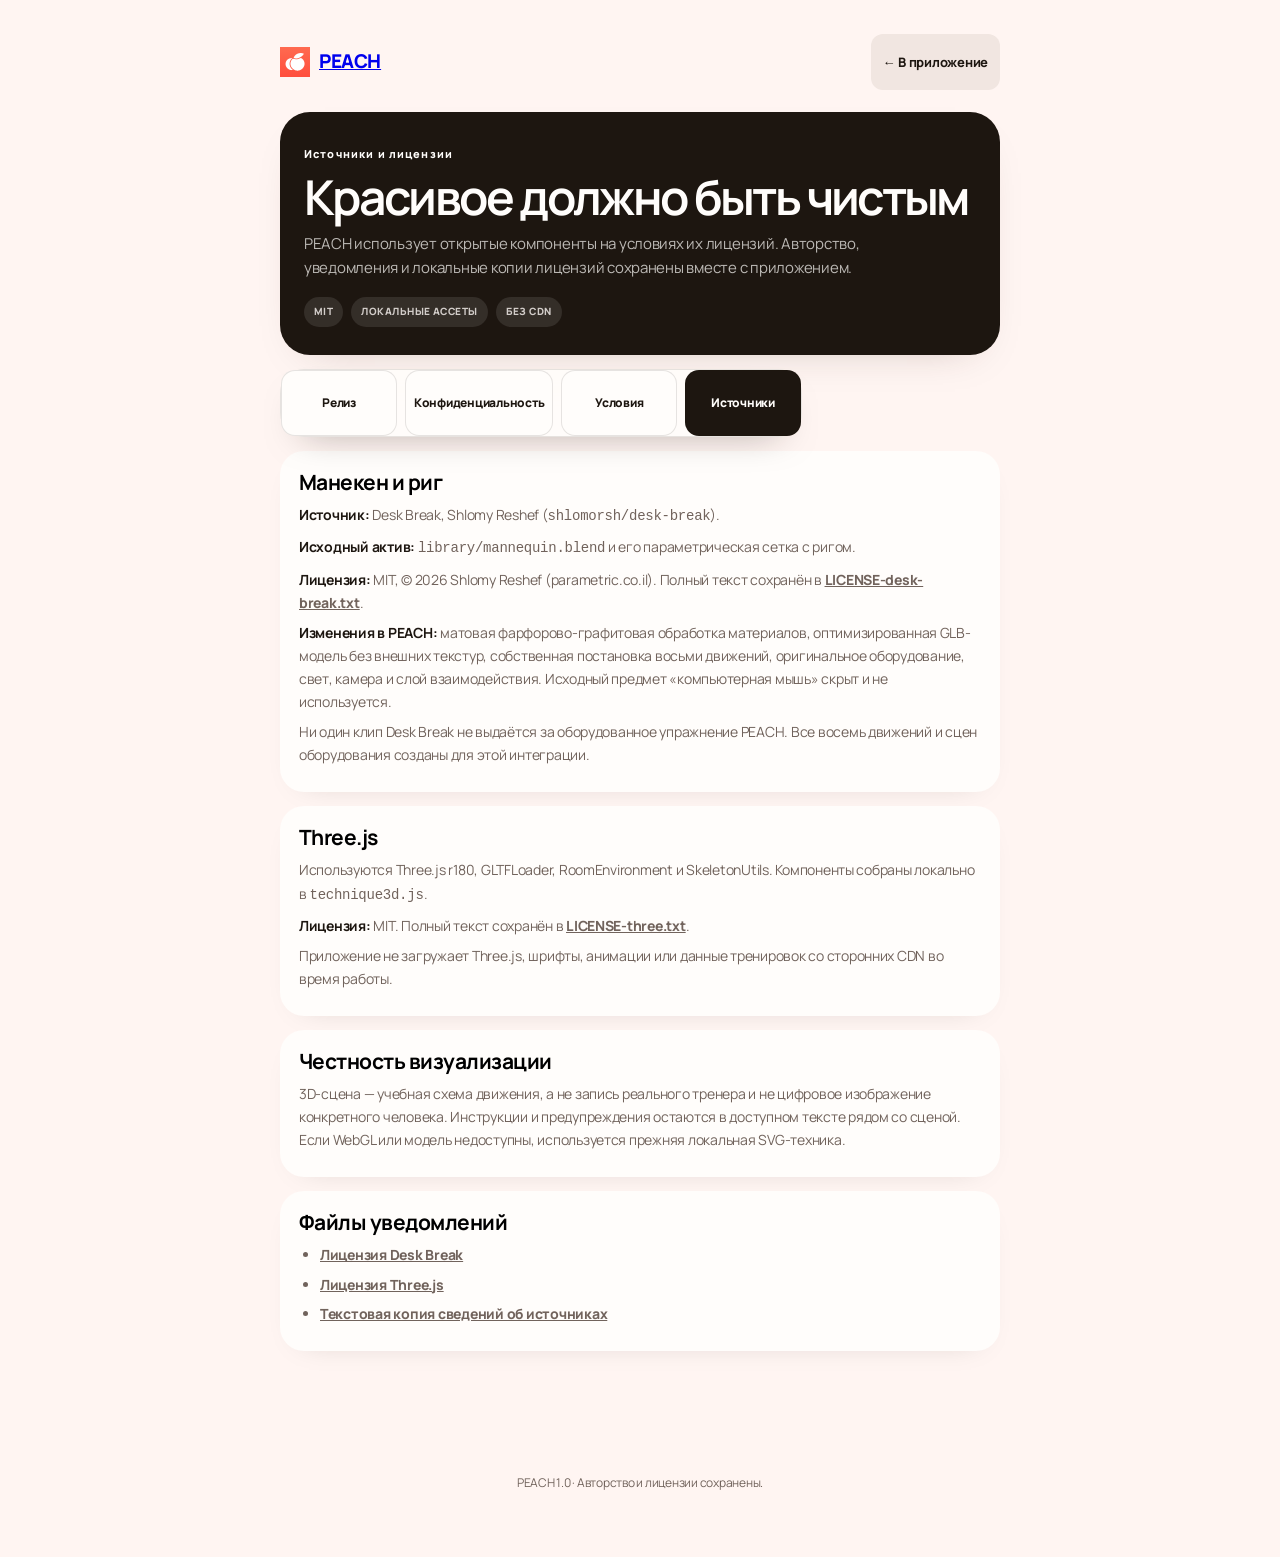
<file: credits.html>
<!doctype html>
<html lang="ru">
<head>
<meta charset="utf-8">
<meta name="viewport" content="width=device-width,initial-scale=1,viewport-fit=cover">
<title>Источники и лицензии — PEACH</title>
<meta name="description" content="Источники, авторство и лицензии открытых компонентов, использованных в PEACH 1.0.">
<link rel="icon" href="favicon.ico" sizes="any">
<link rel="stylesheet" href="flagship.css">
</head>
<body class="doc-page">
<div class="doc-shell">
  <header class="doc-top">
    <a class="doc-brand" href="./"><img src="peach-logo.svg" alt="">PEACH</a>
    <a class="doc-home" href="./">← В приложение</a>
  </header>

  <section class="doc-hero">
    <span class="cap">Источники и лицензии</span>
    <h1>Красивое должно быть чистым</h1>
    <p>PEACH использует открытые компоненты на условиях их лицензий. Авторство, уведомления и локальные копии лицензий сохранены вместе с приложением.</p>
    <div class="doc-badges"><span>MIT</span><span>Локальные ассеты</span><span>Без CDN</span></div>
  </section>

  <nav class="doc-nav" aria-label="Документы PEACH">
    <a href="release.html">Релиз</a>
    <a href="privacy.html">Конфиденциальность</a>
    <a href="terms.html">Условия</a>
    <a href="credits.html" aria-current="page">Источники</a>
  </nav>

  <main class="doc-content">
    <section>
      <h2>Манекен и риг</h2>
      <p><b>Источник:</b> Desk Break, Shlomy Reshef (<code>shlomorsh/desk-break</code>).</p>
      <p><b>Исходный актив:</b> <code>library/mannequin.blend</code> и его параметрическая сетка с ригом.</p>
      <p><b>Лицензия:</b> MIT, © 2026 Shlomy Reshef (parametric.co.il). Полный текст сохранён в <a href="assets/technique/LICENSE-desk-break.txt">LICENSE-desk-break.txt</a>.</p>
      <p><b>Изменения в PEACH:</b> матовая фарфорово-графитовая обработка материалов, оптимизированная GLB-модель без внешних текстур, собственная постановка восьми движений, оригинальное оборудование, свет, камера и слой взаимодействия. Исходный предмет «компьютерная мышь» скрыт и не используется.</p>
      <p>Ни один клип Desk Break не выдаётся за оборудованное упражнение PEACH. Все восемь движений и сцен оборудования созданы для этой интеграции.</p>
    </section>

    <section>
      <h2>Three.js</h2>
      <p>Используются Three.js r180, GLTFLoader, RoomEnvironment и SkeletonUtils. Компоненты собраны локально в <code>technique3d.js</code>.</p>
      <p><b>Лицензия:</b> MIT. Полный текст сохранён в <a href="assets/technique/LICENSE-three.txt">LICENSE-three.txt</a>.</p>
      <p>Приложение не загружает Three.js, шрифты, анимации или данные тренировок со сторонних CDN во время работы.</p>
    </section>

    <section>
      <h2>Честность визуализации</h2>
      <p>3D-сцена — учебная схема движения, а не запись реального тренера и не цифровое изображение конкретного человека. Инструкции и предупреждения остаются в доступном тексте рядом со сценой. Если WebGL или модель недоступны, используется прежняя локальная SVG-техника.</p>
    </section>

    <section class="doc-note">
      <h2>Файлы уведомлений</h2>
      <ul>
        <li><a href="assets/technique/LICENSE-desk-break.txt">Лицензия Desk Break</a></li>
        <li><a href="assets/technique/LICENSE-three.txt">Лицензия Three.js</a></li>
        <li><a href="CREDITS.md">Текстовая копия сведений об источниках</a></li>
      </ul>
    </section>
  </main>

  <p class="doc-footer">PEACH 1.0 · Авторство и лицензии сохранены.</p>
</div>
</body>
</html>
</file>
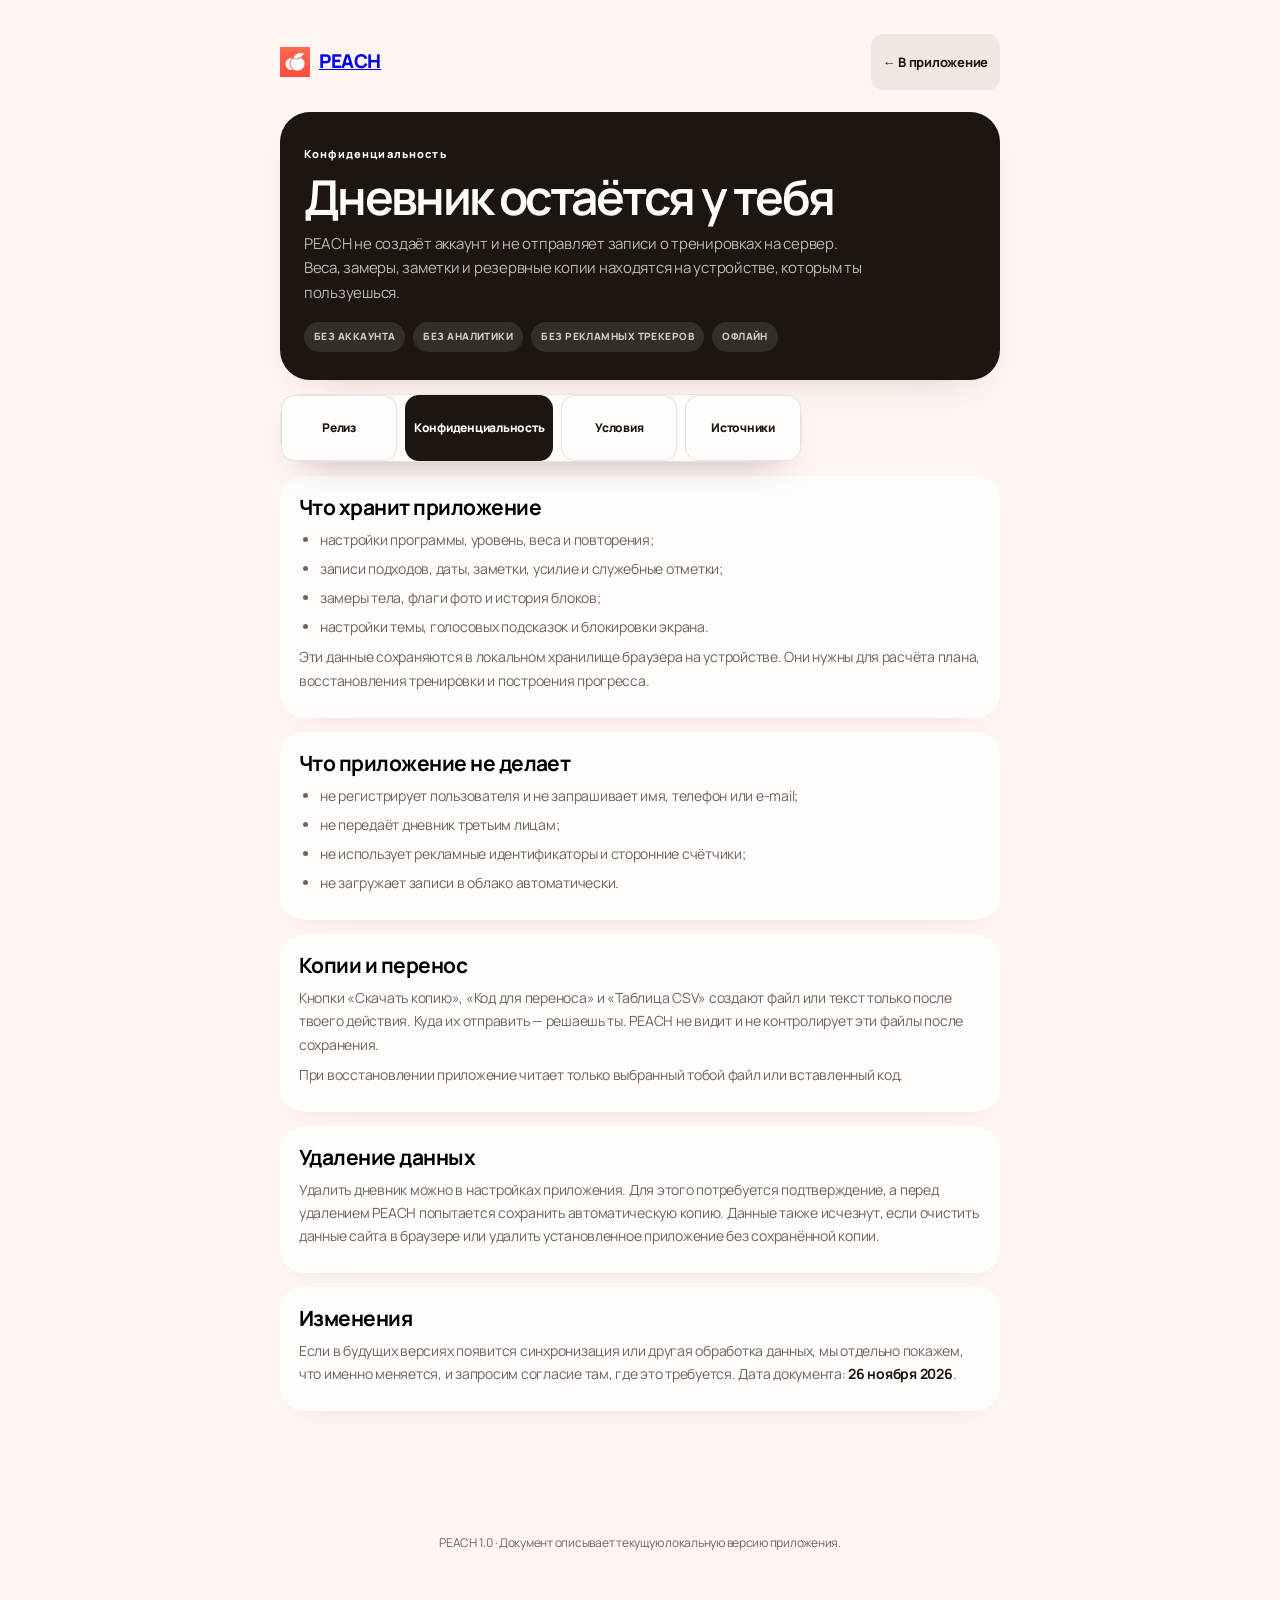
<file: privacy.html>
<!doctype html>
<html lang="ru">
<head>
<meta charset="utf-8">
<meta name="viewport" content="width=device-width,initial-scale=1,viewport-fit=cover">
<title>Конфиденциальность — PEACH</title>
<meta name="description" content="Как PEACH обрабатывает данные тренировок: локально, без аккаунта, аналитики и передачи третьим лицам.">
<link rel="icon" href="favicon.ico" sizes="any">
<link rel="stylesheet" href="flagship.css">
</head>
<body class="doc-page">
<div class="doc-shell">
  <header class="doc-top">
    <a class="doc-brand" href="./"><img src="peach-logo.svg" alt="">PEACH</a>
    <a class="doc-home" href="./">← В приложение</a>
  </header>

  <section class="doc-hero">
    <span class="cap">Конфиденциальность</span>
    <h1>Дневник остаётся у тебя</h1>
    <p>PEACH не создаёт аккаунт и не отправляет записи о тренировках на сервер. Веса, замеры, заметки и резервные копии находятся на устройстве, которым ты пользуешься.</p>
    <div class="doc-badges"><span>Без аккаунта</span><span>Без аналитики</span><span>Без рекламных трекеров</span><span>Офлайн</span></div>
  </section>

  <nav class="doc-nav" aria-label="Документы PEACH">
    <a href="release.html">Релиз</a>
    <a href="privacy.html" aria-current="page">Конфиденциальность</a>
    <a href="terms.html">Условия</a>
    <a href="credits.html">Источники</a>
  </nav>

  <main class="doc-content">
    <section>
      <h2>Что хранит приложение</h2>
      <ul>
        <li>настройки программы, уровень, веса и повторения;</li>
        <li>записи подходов, даты, заметки, усилие и служебные отметки;</li>
        <li>замеры тела, флаги фото и история блоков;</li>
        <li>настройки темы, голосовых подсказок и блокировки экрана.</li>
      </ul>
      <p>Эти данные сохраняются в локальном хранилище браузера на устройстве. Они нужны для расчёта плана, восстановления тренировки и построения прогресса.</p>
    </section>

    <section>
      <h2>Что приложение не делает</h2>
      <ul>
        <li>не регистрирует пользователя и не запрашивает имя, телефон или e-mail;</li>
        <li>не передаёт дневник третьим лицам;</li>
        <li>не использует рекламные идентификаторы и сторонние счётчики;</li>
        <li>не загружает записи в облако автоматически.</li>
      </ul>
    </section>

    <section class="doc-note">
      <h2>Копии и перенос</h2>
      <p>Кнопки «Скачать копию», «Код для переноса» и «Таблица CSV» создают файл или текст только после твоего действия. Куда их отправить — решаешь ты. PEACH не видит и не контролирует эти файлы после сохранения.</p>
      <p>При восстановлении приложение читает только выбранный тобой файл или вставленный код.</p>
    </section>

    <section>
      <h2>Удаление данных</h2>
      <p>Удалить дневник можно в настройках приложения. Для этого потребуется подтверждение, а перед удалением PEACH попытается сохранить автоматическую копию. Данные также исчезнут, если очистить данные сайта в браузере или удалить установленное приложение без сохранённой копии.</p>
    </section>

    <section>
      <h2>Изменения</h2>
      <p>Если в будущих версиях появится синхронизация или другая обработка данных, мы отдельно покажем, что именно меняется, и запросим согласие там, где это требуется. Дата документа: <b>26 ноября 2026</b>.</p>
    </section>
  </main>

  <p class="doc-footer">PEACH 1.0 · Документ описывает текущую локальную версию приложения.</p>
</div>
</body>
</html>
</file>
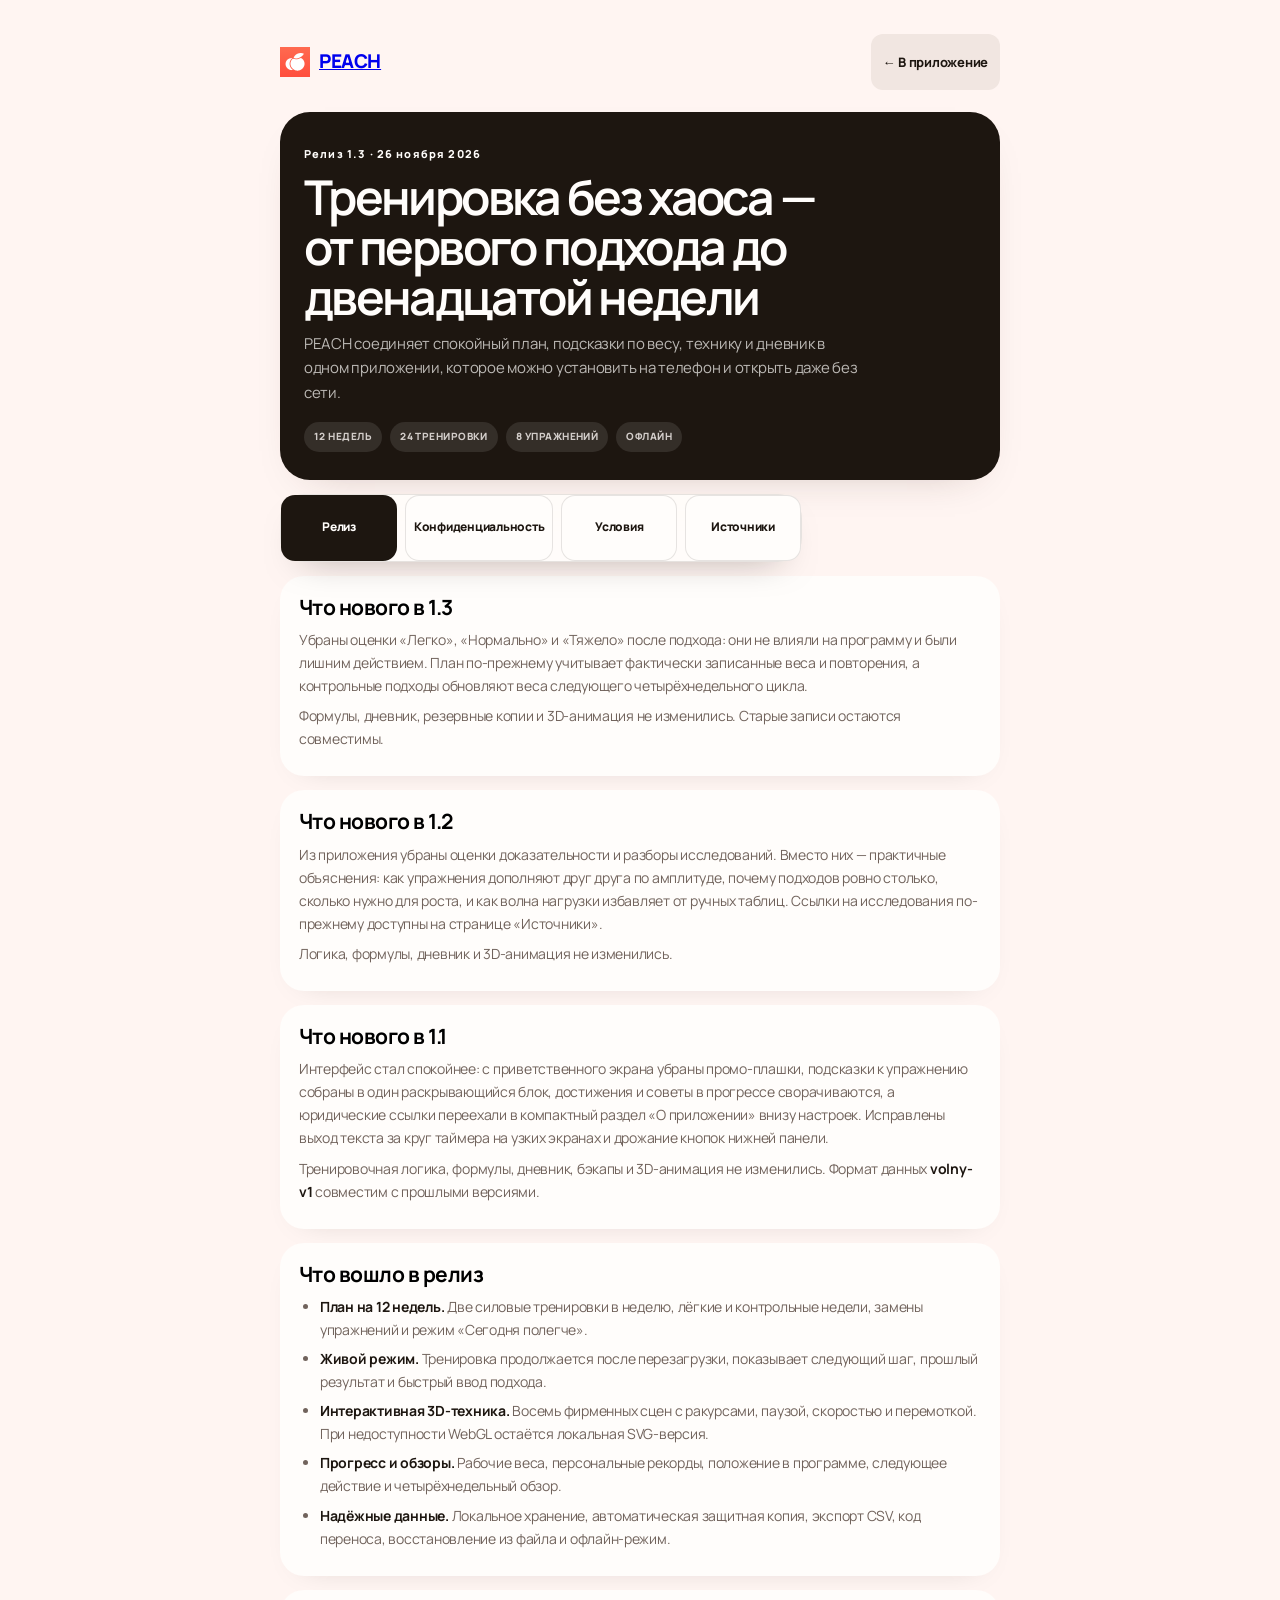
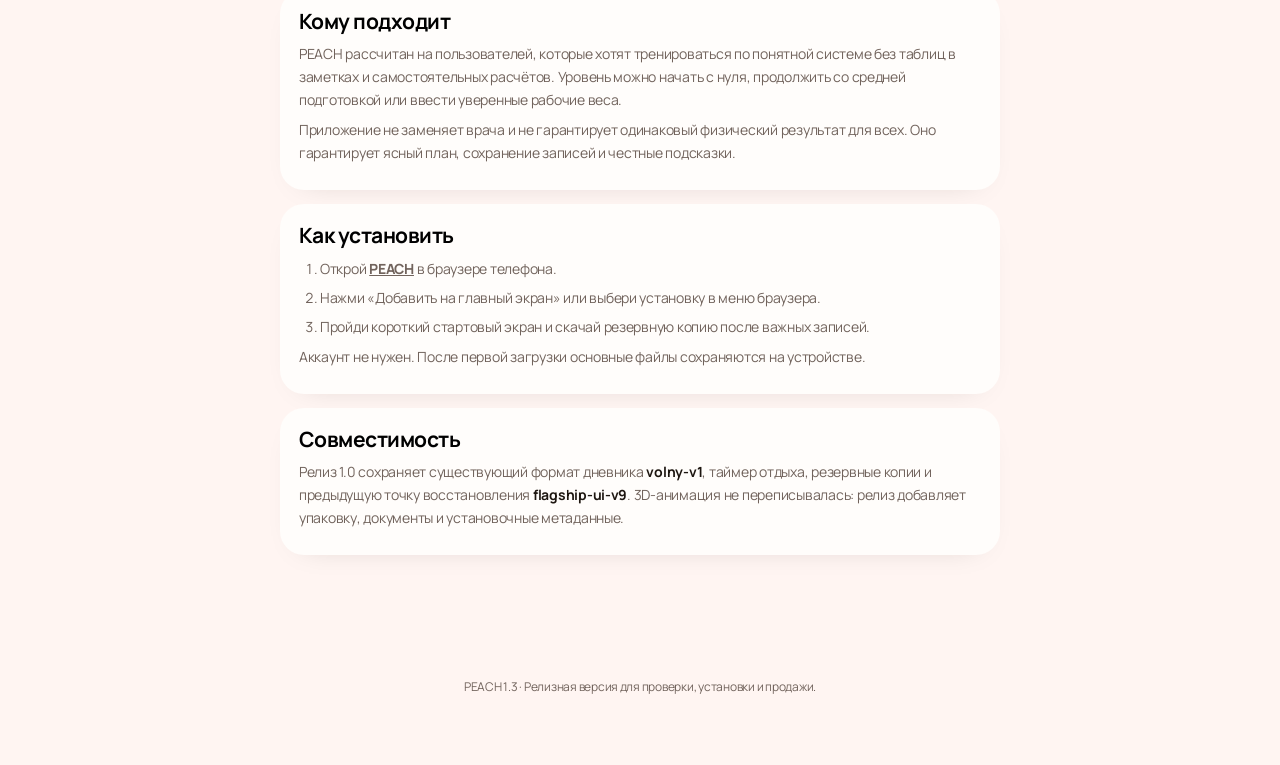
<file: release.html>
<!doctype html>
<html lang="ru">
<head>
<meta charset="utf-8">
<meta name="viewport" content="width=device-width,initial-scale=1,viewport-fit=cover">
<title>PEACH 1.3 — релиз</title>
<meta name="description" content="PEACH 1.0: силовой план на 12 недель, интерактивная 3D-техника, живой режим, таймеры, прогресс и офлайн.">
<link rel="icon" href="favicon.ico" sizes="any">
<link rel="stylesheet" href="flagship.css">
</head>
<body class="doc-page">
<div class="doc-shell">
  <header class="doc-top">
    <a class="doc-brand" href="./"><img src="peach-logo.svg" alt="">PEACH</a>
    <a class="doc-home" href="./">← В приложение</a>
  </header>

  <section class="doc-hero">
    <span class="cap">Релиз 1.3 · 26 ноября 2026</span>
    <h1>Тренировка без хаоса — от первого подхода до двенадцатой недели</h1>
    <p>PEACH соединяет спокойный план, подсказки по весу, технику и дневник в одном приложении, которое можно установить на телефон и открыть даже без сети.</p>
    <div class="doc-badges"><span>12 недель</span><span>24 тренировки</span><span>8 упражнений</span><span>Офлайн</span></div>
  </section>

  <nav class="doc-nav" aria-label="Документы PEACH">
    <a href="release.html" aria-current="page">Релиз</a>
    <a href="privacy.html">Конфиденциальность</a>
    <a href="terms.html">Условия</a>
    <a href="credits.html">Источники</a>
  </nav>

  <main class="doc-content">
    <section>
      <h2>Что нового в 1.3</h2>
      <p>Убраны оценки «Легко», «Нормально» и «Тяжело» после подхода: они не влияли на программу и были лишним действием. План по-прежнему учитывает фактически записанные веса и повторения, а контрольные подходы обновляют веса следующего четырёхнедельного цикла.</p>
      <p>Формулы, дневник, резервные копии и 3D-анимация не изменились. Старые записи остаются совместимы.</p>
    </section>
    <section>
      <h2>Что нового в 1.2</h2>
      <p>Из приложения убраны оценки доказательности и разборы исследований. Вместо них — практичные объяснения: как упражнения дополняют друг друга по амплитуде, почему подходов ровно столько, сколько нужно для роста, и как волна нагрузки избавляет от ручных таблиц. Ссылки на исследования по-прежнему доступны на странице «Источники».</p>
      <p>Логика, формулы, дневник и 3D-анимация не изменились.</p>
    </section>
    <section>
      <h2>Что нового в 1.1</h2>
      <p>Интерфейс стал спокойнее: с приветственного экрана убраны промо-плашки, подсказки к упражнению собраны в один раскрывающийся блок, достижения и советы в прогрессе сворачиваются, а юридические ссылки переехали в компактный раздел «О приложении» внизу настроек. Исправлены выход текста за круг таймера на узких экранах и дрожание кнопок нижней панели.</p>
      <p>Тренировочная логика, формулы, дневник, бэкапы и 3D-анимация не изменились. Формат данных <b>volny-v1</b> совместим с прошлыми версиями.</p>
    </section>
    <section>
      <h2>Что вошло в релиз</h2>
      <ul>
        <li><b>План на 12 недель.</b> Две силовые тренировки в неделю, лёгкие и контрольные недели, замены упражнений и режим «Сегодня полегче».</li>
        <li><b>Живой режим.</b> Тренировка продолжается после перезагрузки, показывает следующий шаг, прошлый результат и быстрый ввод подхода.</li>
        <li><b>Интерактивная 3D-техника.</b> Восемь фирменных сцен с ракурсами, паузой, скоростью и перемоткой. При недоступности WebGL остаётся локальная SVG-версия.</li>
        <li><b>Прогресс и обзоры.</b> Рабочие веса, персональные рекорды, положение в программе, следующее действие и четырёхнедельный обзор.</li>
        <li><b>Надёжные данные.</b> Локальное хранение, автоматическая защитная копия, экспорт CSV, код переноса, восстановление из файла и офлайн-режим.</li>
      </ul>
    </section>

    <section>
      <h2>Кому подходит</h2>
      <p>PEACH рассчитан на пользователей, которые хотят тренироваться по понятной системе без таблиц в заметках и самостоятельных расчётов. Уровень можно начать с нуля, продолжить со средней подготовкой или ввести уверенные рабочие веса.</p>
      <p>Приложение не заменяет врача и не гарантирует одинаковый физический результат для всех. Оно гарантирует ясный план, сохранение записей и честные подсказки.</p>
    </section>

    <section>
      <h2>Как установить</h2>
      <ol>
        <li>Открой <a href="./">PEACH</a> в браузере телефона.</li>
        <li>Нажми «Добавить на главный экран» или выбери установку в меню браузера.</li>
        <li>Пройди короткий стартовый экран и скачай резервную копию после важных записей.</li>
      </ol>
      <p>Аккаунт не нужен. После первой загрузки основные файлы сохраняются на устройстве.</p>
    </section>

    <section class="doc-note">
      <h2>Совместимость</h2>
      <p>Релиз 1.0 сохраняет существующий формат дневника <b>volny-v1</b>, таймер отдыха, резервные копии и предыдущую точку восстановления <b>flagship-ui-v9</b>. 3D-анимация не переписывалась: релиз добавляет упаковку, документы и установочные метаданные.</p>
    </section>
  </main>

  <p class="doc-footer">PEACH 1.3 · Релизная версия для проверки, установки и продажи.</p>
</div>
</body>
</html>
</file>
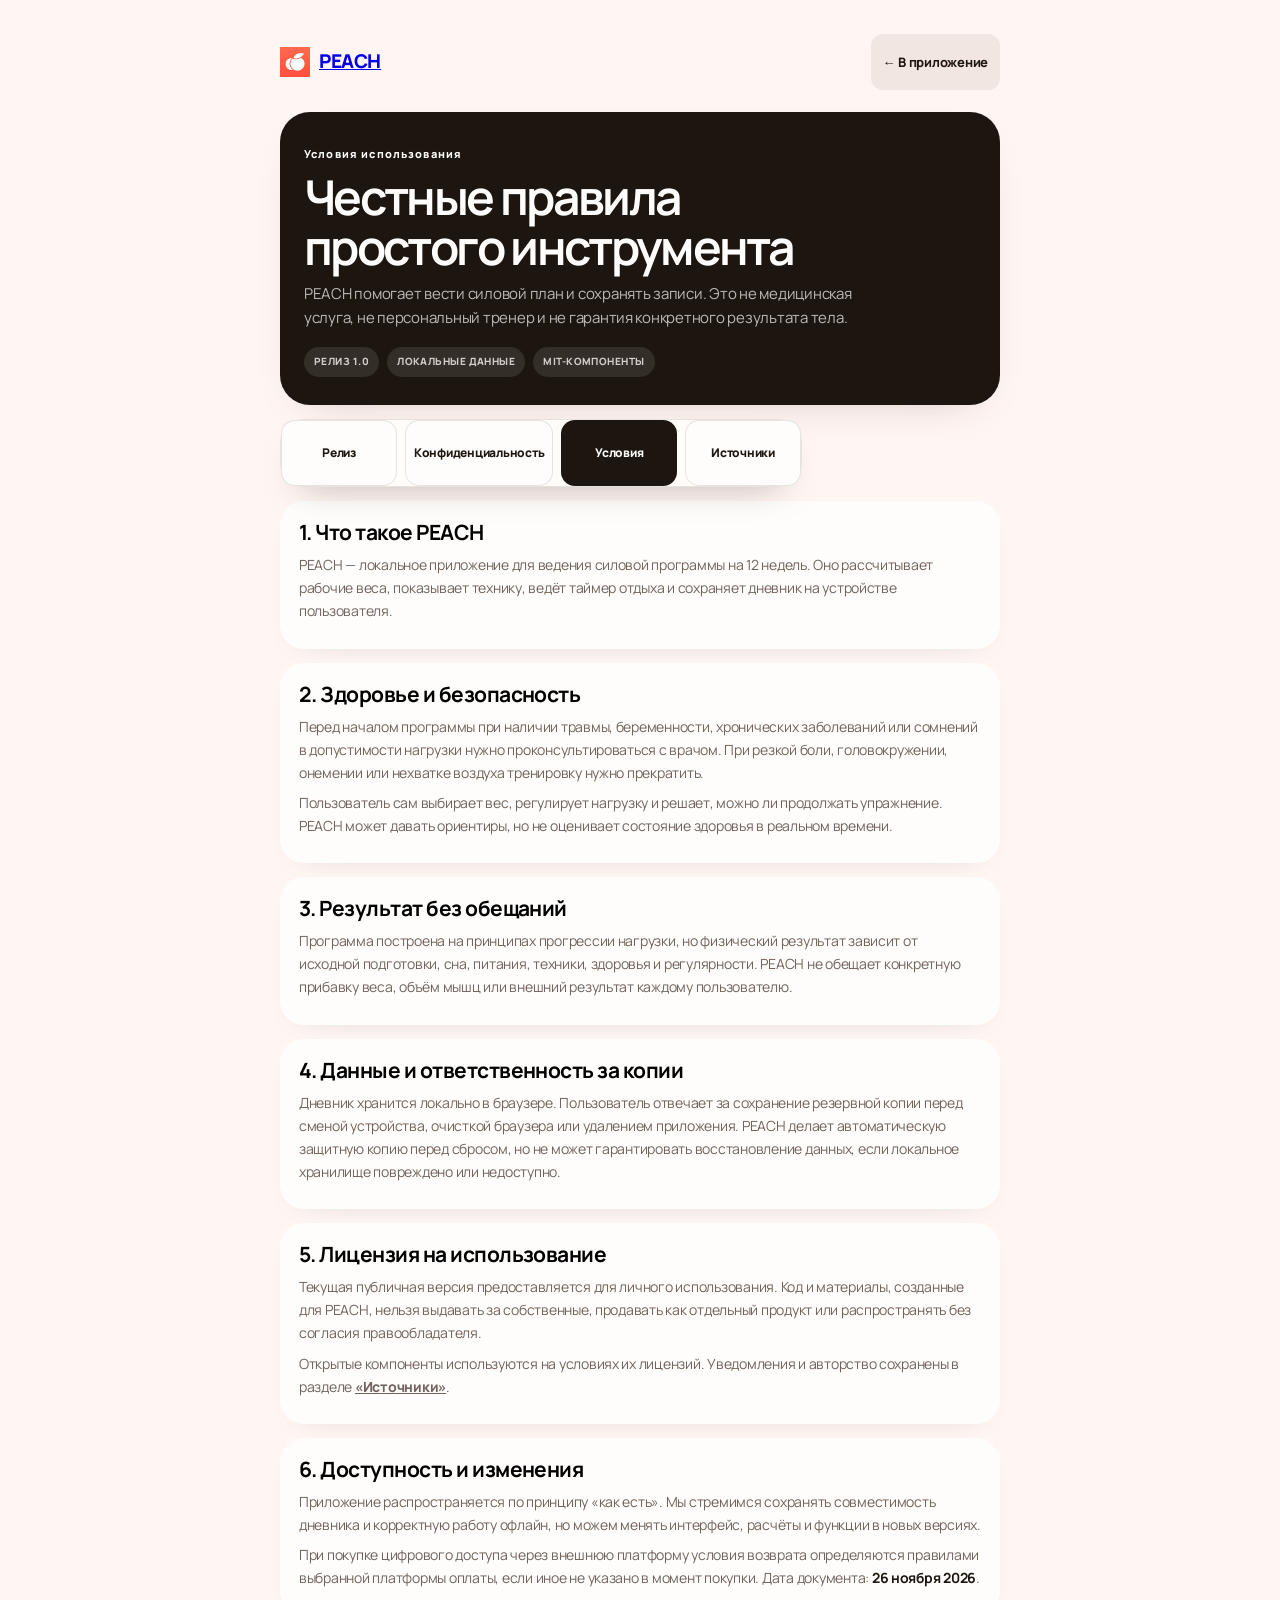
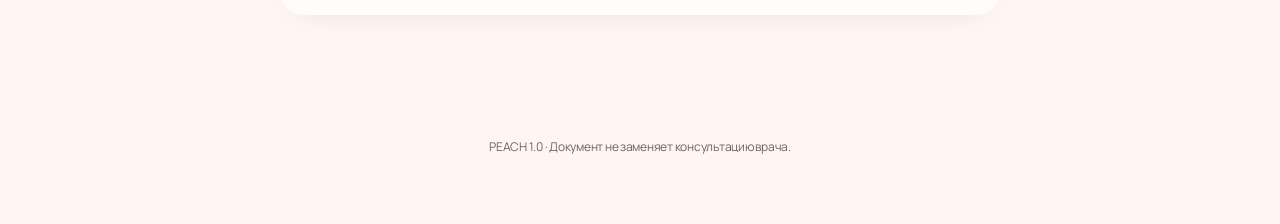
<file: terms.html>
<!doctype html>
<html lang="ru">
<head>
<meta charset="utf-8">
<meta name="viewport" content="width=device-width,initial-scale=1,viewport-fit=cover">
<title>Условия использования — PEACH</title>
<meta name="description" content="Условия использования PEACH: локальные данные, здоровье, ответственность, лицензия и ограничения.">
<link rel="icon" href="favicon.ico" sizes="any">
<link rel="stylesheet" href="flagship.css">
</head>
<body class="doc-page">
<div class="doc-shell">
  <header class="doc-top">
    <a class="doc-brand" href="./"><img src="peach-logo.svg" alt="">PEACH</a>
    <a class="doc-home" href="./">← В приложение</a>
  </header>

  <section class="doc-hero">
    <span class="cap">Условия использования</span>
    <h1>Честные правила простого инструмента</h1>
    <p>PEACH помогает вести силовой план и сохранять записи. Это не медицинская услуга, не персональный тренер и не гарантия конкретного результата тела.</p>
    <div class="doc-badges"><span>Релиз 1.0</span><span>Локальные данные</span><span>MIT-компоненты</span></div>
  </section>

  <nav class="doc-nav" aria-label="Документы PEACH">
    <a href="release.html">Релиз</a>
    <a href="privacy.html">Конфиденциальность</a>
    <a href="terms.html" aria-current="page">Условия</a>
    <a href="credits.html">Источники</a>
  </nav>

  <main class="doc-content">
    <section>
      <h2>1. Что такое PEACH</h2>
      <p>PEACH — локальное приложение для ведения силовой программы на 12 недель. Оно рассчитывает рабочие веса, показывает технику, ведёт таймер отдыха и сохраняет дневник на устройстве пользователя.</p>
    </section>

    <section class="doc-note">
      <h2>2. Здоровье и безопасность</h2>
      <p>Перед началом программы при наличии травмы, беременности, хронических заболеваний или сомнений в допустимости нагрузки нужно проконсультироваться с врачом. При резкой боли, головокружении, онемении или нехватке воздуха тренировку нужно прекратить.</p>
      <p>Пользователь сам выбирает вес, регулирует нагрузку и решает, можно ли продолжать упражнение. PEACH может давать ориентиры, но не оценивает состояние здоровья в реальном времени.</p>
    </section>

    <section>
      <h2>3. Результат без обещаний</h2>
      <p>Программа построена на принципах прогрессии нагрузки, но физический результат зависит от исходной подготовки, сна, питания, техники, здоровья и регулярности. PEACH не обещает конкретную прибавку веса, объём мышц или внешний результат каждому пользователю.</p>
    </section>

    <section>
      <h2>4. Данные и ответственность за копии</h2>
      <p>Дневник хранится локально в браузере. Пользователь отвечает за сохранение резервной копии перед сменой устройства, очисткой браузера или удалением приложения. PEACH делает автоматическую защитную копию перед сбросом, но не может гарантировать восстановление данных, если локальное хранилище повреждено или недоступно.</p>
    </section>

    <section>
      <h2>5. Лицензия на использование</h2>
      <p>Текущая публичная версия предоставляется для личного использования. Код и материалы, созданные для PEACH, нельзя выдавать за собственные, продавать как отдельный продукт или распространять без согласия правообладателя.</p>
      <p>Открытые компоненты используются на условиях их лицензий. Уведомления и авторство сохранены в разделе <a href="credits.html">«Источники»</a>.</p>
    </section>

    <section>
      <h2>6. Доступность и изменения</h2>
      <p>Приложение распространяется по принципу «как есть». Мы стремимся сохранять совместимость дневника и корректную работу офлайн, но можем менять интерфейс, расчёты и функции в новых версиях.</p>
      <p>При покупке цифрового доступа через внешнюю платформу условия возврата определяются правилами выбранной платформы оплаты, если иное не указано в момент покупки. Дата документа: <b>26 ноября 2026</b>.</p>
    </section>
  </main>

  <p class="doc-footer">PEACH 1.0 · Документ не заменяет консультацию врача.</p>
</div>
</body>
</html>
</file>
<file: flagship.css>
@font-face{font-family:Manrope;font-style:normal;font-weight:400 800;font-display:swap;src:url("manrope-cyrillic.woff2") format("woff2");unicode-range:U+0301,U+0400-045F,U+0490-0491,U+04B0-04B1,U+2116}
@font-face{font-family:Manrope;font-style:normal;font-weight:400 800;font-display:swap;src:url("manrope-latin.woff2") format("woff2");unicode-range:U+0000-00FF,U+0131,U+0152-0153,U+02BB-02BC,U+02C6,U+02DA,U+02DC,U+0304,U+0308,U+0329,U+2000-206F,U+20AC,U+2122,U+2191,U+2193,U+2212,U+2215,U+FEFF,U+FFFD}

:root{
  --bg:#fff5f2;--surface:#fffdfb;--raised:#f1e6e1;--line:rgba(29,22,16,.11);
  --fg:#1d1610;--muted:#71635c;--input:#f6ece8;--bar:rgba(255,253,251,.88);
  --scrim:rgba(29,22,16,.46);--shadow:0 18px 50px -22px rgba(61,35,25,.28);
  --font:Manrope,-apple-system,BlinkMacSystemFont,"Segoe UI",sans-serif;
  --display:Manrope,-apple-system,BlinkMacSystemFont,"Segoe UI",sans-serif;
  --r:24px;--tint:0%;--ease:cubic-bezier(.77,0,.175,1);--spring:cubic-bezier(.2,.85,.3,1.12)
}
@media (prefers-color-scheme:dark){:root:not([data-theme="light"]){
  --bg:#1d1610;--surface:#2a211b;--raised:#3a2f27;--line:rgba(255,251,249,.11);
  --fg:#fffbf9;--muted:#bdafa6;--input:#342920;--bar:rgba(42,33,27,.9);
  --scrim:rgba(0,0,0,.62);--shadow:0 20px 54px -20px rgba(0,0,0,.7);color-scheme:dark
}}
:root[data-theme="dark"],:root[data-look="dark"]{
  --bg:#1d1610;--surface:#2a211b;--raised:#3a2f27;--line:rgba(255,251,249,.11);
  --fg:#fffbf9;--muted:#bdafa6;--input:#342920;--bar:rgba(42,33,27,.9);
  --scrim:rgba(0,0,0,.62);--shadow:0 20px 54px -20px rgba(0,0,0,.7);color-scheme:dark
}
:root[data-look="light"]{
  --bg:#fff5f2;--surface:#fffdfb;--raised:#f1e6e1;--line:rgba(29,22,16,.11);
  --fg:#1d1610;--muted:#71635c;--input:#f6ece8;--bar:rgba(255,253,251,.88);
  --scrim:rgba(29,22,16,.46);--shadow:0 18px 50px -22px rgba(61,35,25,.28);color-scheme:light
}

::selection{background:color-mix(in srgb,var(--a1) 26%,var(--surface));color:var(--fg)}
html{background:var(--bg);scroll-behavior:smooth}
body,body::before,#restfocus{background:var(--bg)}
body{font-family:var(--font);font-size:16px;line-height:1.55;letter-spacing:-.012em;overflow-x:hidden}
button,input,textarea{font-family:var(--font)}
button{transition:transform .18s var(--ease),background-color .2s,color .2s,opacity .2s,box-shadow .2s}
button:active{transform:scale(.975)}
button:disabled{cursor:not-allowed}
input:focus-visible,button:focus-visible,textarea:focus-visible,summary:focus-visible{outline:3px solid color-mix(in srgb,var(--a1) 72%,var(--fg));outline-offset:3px}
.wrap{max-width:640px;padding-left:max(20px,env(safe-area-inset-left,0px));padding-right:max(20px,env(safe-area-inset-right,0px))}

header .wrap{padding-block:max(14px,env(safe-area-inset-top,0px)) 0;gap:15px}
.brandline{display:flex;align-items:center;justify-content:space-between;gap:16px;min-height:30px}
.brand{display:inline-flex;align-items:center;gap:8px;font-size:14px;font-weight:800;letter-spacing:.16em;line-height:1}
.brand svg{width:21px;height:21px;fill:var(--a1)}
.brand-logo{display:block;width:24px;height:24px;flex:0 0 24px;border-radius:6px}
.brandnote{font-size:10px;font-weight:700;letter-spacing:.11em;color:var(--muted);text-transform:uppercase;text-align:right}
.top{gap:16px}
.top>div:first-child{gap:3px}
h1{font-size:clamp(38px,10vw,50px);font-weight:700;letter-spacing:-.055em;line-height:1.02}
.sub{font-size:11px;font-weight:700;letter-spacing:.095em;color:var(--muted)}
.ring{flex-basis:56px;height:56px}
.ring svg{width:56px;height:56px}
.ring circle{stroke-width:5}
.ring b{font-size:11px;font-weight:800;letter-spacing:-.03em}
.tr{stroke:var(--line)}

.weeks{gap:3px;padding:5px;background:color-mix(in srgb,var(--surface) 74%,transparent);border:1px solid var(--line);border-radius:19px;align-items:center}
.wk{flex:0 0 39px;min-height:48px;justify-content:center;gap:3px;border-radius:14px}
.wk i{order:2;width:15px!important;height:3px!important;min-height:3px;border-radius:4px;opacity:1;background:var(--line)}
.wk span{display:grid;place-items:center;width:34px;height:34px;border-radius:12px;font-size:12px;font-weight:700;color:var(--muted);transition:background .2s,color .2s}
.wk[aria-pressed="true"] span{background:var(--fg);color:var(--surface)}
.wk.done span{color:var(--good)}
.wk[aria-pressed="true"] i{background:var(--a1)}
.seg{gap:4px;padding:4px;background:var(--raised);border-radius:16px}
.seg button{min-height:44px;padding:10px;border-radius:12px;font-size:13px;font-weight:700;color:var(--muted)}
.seg button[aria-pressed="true"]{background:var(--surface);color:var(--fg);box-shadow:0 4px 14px -10px rgba(29,22,16,.6)}

main .wrap{padding-block:10px calc(142px + env(safe-area-inset-bottom,0px));gap:16px}
#view.in>*{animation:flagship-in .26s var(--ease) both}
#view.in>*:nth-child(n+2){animation-delay:0s}
@keyframes flagship-in{from{opacity:0;transform:translateY(8px) scale(.985)}to{opacity:1;transform:none}}
.card,.summary,.stat{background:var(--surface);border:1px solid var(--line);border-radius:var(--r)}
.card{padding:20px;gap:12px;box-shadow:none}
.card.act{border-color:color-mix(in srgb,var(--a1) 42%,var(--line));box-shadow:0 18px 45px -34px color-mix(in srgb,var(--a1) 60%,transparent)}
h2,h3{font-weight:750;letter-spacing:-.035em}
h2{font-size:19px;line-height:1.23}
h3{font-size:20px;line-height:1.25}
.meta,.hero p,.sync,.e1{color:var(--muted);font-size:14px;line-height:1.6}
.cap,.ecap,.hint{color:var(--a1);font-size:11px;font-weight:800;letter-spacing:.09em}
.note{border:1px solid var(--line);border-left:1px solid var(--line);border-radius:18px;background:var(--surface);padding:16px 18px;line-height:1.55}

.hero{position:relative;overflow:hidden;padding:22px;border:0;border-radius:28px;background:var(--fg);color:var(--surface);gap:18px;box-shadow:var(--shadow)}
.hero::after{content:"";position:absolute;width:150px;height:150px;right:-70px;top:-85px;border:1px solid color-mix(in srgb,var(--surface) 15%,transparent);border-radius:50%;pointer-events:none}
.hero .hring{flex-basis:76px;height:76px}
.hero .hring svg{width:76px;height:76px}
.hero .hring circle{stroke-width:8}
.hero .hring .tr{stroke:color-mix(in srgb,var(--surface) 16%,transparent)}
.hero strong{font-size:21px;line-height:1.2;letter-spacing:-.035em;text-wrap:balance}
.hero p{color:color-mix(in srgb,var(--surface) 70%,transparent);font-size:13px;line-height:1.5}
.hero .cap{color:var(--a2)}
.hero .cta,.first-hero .first-start{background:var(--surface);color:var(--fg);border-radius:15px;font-weight:800;box-shadow:none}
.hero .cta:active,.first-hero .first-start:active{background:var(--raised)}
.plan b{font-size:42px;font-weight:700;letter-spacing:-.055em}
.plan span{font-size:13px;font-weight:600}
.num{background:var(--raised);font-size:12px}
.fin .num{background:var(--good);color:#fffdfb}
.ex-head{gap:12px}
.excompact{border:1px solid var(--line);border-radius:20px;background:var(--surface)}
.excompact-btn{min-height:76px;padding:14px 16px}
.excompact-main b{font-size:15px;font-weight:700}
.excompact-main small{color:var(--muted);font-size:13px}
.editor{border:1px solid var(--line);border-radius:20px;background:var(--input);padding:14px}
.step{border:1px solid var(--line);border-radius:15px;background:var(--surface)}
.step input{font-weight:750}
.srow{min-height:52px}
.srow .val{font-size:17px}
.cta{min-height:54px;border-radius:16px;background:var(--fg);color:var(--surface);font-size:16px;font-weight:800;letter-spacing:-.02em;box-shadow:none}
.cta:hover{background:color-mix(in srgb,var(--fg) 88%,var(--a1))}
.btn{min-height:46px;border:1px solid var(--line);border-radius:14px;background:var(--raised);font-weight:700}
.ghostbtn{color:var(--muted);font-weight:650}
.easy,.swap,.wchip{border:1px solid var(--line);background:var(--input)}
.easy{color:var(--a1);font-weight:700}
.field input,.txt,textarea{border:1px solid transparent;border-radius:14px;background:var(--input);font-weight:650}
.field input:focus,.txt:focus,textarea:focus{border-color:var(--a1)}
.ok{border-color:color-mix(in srgb,var(--fg) 20%,transparent)}
.set.on .ok,.srow.on .ck{background:var(--good);border-color:var(--good)}

/* Level selection: three deliberate choices instead of nested grey buttons */
#view>.card:first-child:has(.opt.lv){counter-reset:levels;gap:14px}
.opt.lv{position:relative;margin-top:0;padding:17px 16px;border:1px solid var(--line);border-radius:18px;background:transparent;counter-increment:levels;gap:12px;transition:background .2s,color .2s,border-color .2s,transform .18s var(--ease)}
.opt.lv::before{content:"0" counter(levels);align-self:flex-start;color:var(--muted);font-size:11px;font-weight:800;letter-spacing:.08em;padding-top:3px}
.opt.lv span{flex:1}
.opt.lv b{font-size:16px;font-weight:750}
.opt.lv i{font-size:13px;line-height:1.45;color:var(--muted)}
.opt.lv[aria-pressed="true"]{background:var(--fg);color:var(--surface);border-color:var(--fg);box-shadow:none}
.opt.lv[aria-pressed="true"] i,.opt.lv[aria-pressed="true"]::before{color:color-mix(in srgb,var(--surface) 68%,transparent)}
.onboarding-intro{padding:4px 4px 0;display:flex;gap:14px;align-items:flex-start;color:var(--muted);font-size:13px;line-height:1.55}
.onboarding-intro b{color:var(--fg);font-weight:750}
.onboarding-intro::before{content:"";width:28px;height:1px;background:var(--a1);margin-top:10px;flex:none}

nav{left:50%;right:auto;bottom:calc(10px + env(safe-area-inset-bottom,0px));width:min(calc(100% - 24px),520px);transform:translateX(-50%);padding:0;border:1px solid var(--line);border-radius:25px;background:var(--bar);box-shadow:0 14px 40px -20px rgba(29,22,16,.38);backdrop-filter:blur(22px) saturate(140%);-webkit-backdrop-filter:blur(22px) saturate(140%)}
nav .wrap{padding:5px}
nav .bar{gap:4px}
nav button{min-height:58px;border-radius:19px;padding:8px 5px 7px;gap:2px;color:var(--muted);font-size:10px;font-weight:700;letter-spacing:-.01em}
nav svg{width:24px;height:24px}
nav button[aria-pressed="true"]{background:var(--fg);color:var(--surface)}
nav button[aria-pressed="true"] svg{transform:none}
#timer{bottom:calc(91px + env(safe-area-inset-bottom,0px))}
#timer .in{border:1px solid var(--line);border-radius:23px;background:var(--surface);box-shadow:var(--shadow)}
#timer #texpand{border-radius:23px}
#timer b{font-weight:750;letter-spacing:-.05em}
#timer .in::after{background:var(--a1)}

.panel{border:1px solid var(--line);border-bottom:0;border-radius:30px 30px 0 0;background:var(--surface)}
.panel .wrap{gap:18px}
.panel h3{font-size:30px;letter-spacing:-.05em}
.panel .stat{border:0;background:var(--raised)}
.stat{border-radius:18px}
.stat b{font-weight:750;letter-spacing:-.045em}
.rest-ring::before{background:var(--surface);box-shadow:0 18px 50px -36px color-mix(in srgb,var(--a1) 55%,transparent)}
.rest-clock{font-weight:700}
.rest-next{border:1px solid var(--line);border-radius:24px;background:var(--surface)}
.rest-control{border:1px solid var(--line);border-radius:15px;background:var(--raised)}
.rest-kicker,.rest-sub,.rest-hint{color:var(--muted)}
.rest-next .cap{color:var(--a1)}

.technique-link{width:100%;min-height:58px;display:grid;grid-template-columns:minmax(0,1fr) auto;gap:1px 12px;align-items:center;padding:12px 16px;border:0;border-radius:16px;background:var(--fg);color:var(--surface);text-align:left}
.technique-link span{font-size:14px;font-weight:750}
.technique-link small{grid-column:1;font-size:11px;color:color-mix(in srgb,var(--surface) 66%,transparent)}
.technique-link b{grid-column:2;grid-row:1/3;font-size:25px;font-weight:400}
.technique-link:active{transform:scale(.985)}
.tech-visual{margin:0;border:1px solid var(--line);border-radius:22px;background:var(--input);overflow:hidden}
.tech-visual svg{display:block;width:100%;height:auto}
.tv-floor,.tv-divider{fill:none;stroke:var(--line);stroke-width:2}
.tv-divider{stroke-dasharray:4 7}
.tv-equip{fill:none;stroke:color-mix(in srgb,var(--muted) 56%,transparent);stroke-width:8;stroke-linecap:round;stroke-linejoin:round}
.tv-body{fill:none;stroke:var(--fg);stroke-width:11;stroke-linecap:round;stroke-linejoin:round}
.tv-body.tv-focus{stroke:var(--a1)}
.tv-body.tv-back{opacity:.52}
.tv-arm{stroke-width:9}
.tv-head{fill:var(--surface);stroke:var(--fg);stroke-width:7}
.tv-bar{fill:none;stroke:var(--fg);stroke-width:5;stroke-linecap:round}
.tv-plate{fill:none;stroke:var(--a1);stroke-width:9;stroke-linecap:round}
.tv-align{fill:none;stroke:var(--a1);stroke-width:2;stroke-dasharray:5 5;opacity:.8}
.tv-arrow{fill:none;stroke:var(--a1);stroke-width:4;stroke-linecap:round;stroke-linejoin:round}
.tech-visual figcaption{display:grid;grid-template-columns:auto 1fr auto;gap:10px;align-items:center;padding:10px 14px;border-top:1px solid var(--line);color:var(--muted);font-size:10px;text-transform:uppercase;letter-spacing:.04em}
.tech-visual figcaption span{display:flex;gap:5px;align-items:center;white-space:nowrap}
.tech-visual figcaption b{color:var(--a1);font-size:10px}
.tech-visual figcaption strong{color:var(--fg);font-size:10px;font-weight:700;text-align:center;text-transform:none;letter-spacing:0}
#infobody>h3{font-size:26px;text-align:left}
#infobody .hw{gap:10px}

.progress-hero,.empty-progress{padding:24px;border-radius:28px;background:var(--fg);color:var(--surface);box-shadow:var(--shadow)}
.progress-hero{display:flex;flex-direction:column;gap:18px}
.progress-hero .cap{color:var(--a2)}
.progress-hero .pill{background:color-mix(in srgb,var(--surface) 10%,transparent);color:color-mix(in srgb,var(--surface) 75%,transparent);font-size:11px}
.progress-main{display:flex;align-items:flex-end;gap:18px}
.progress-number{font-family:var(--display);font-size:64px;font-weight:700;line-height:.9;letter-spacing:-.065em;white-space:nowrap}
.progress-number small{font-size:22px;color:color-mix(in srgb,var(--surface) 48%,transparent);letter-spacing:-.03em}
.progress-main p{margin:0;color:color-mix(in srgb,var(--surface) 66%,transparent);font-size:12px;line-height:1.5}
.progress-main p b{color:var(--surface);font-weight:650}
.progress-track{height:5px;border-radius:5px;background:color-mix(in srgb,var(--surface) 12%,transparent);overflow:hidden}
.progress-track i{display:block;height:100%;border-radius:inherit;background:var(--a1);transition:width .3s var(--ease)}
.progress-weeks{display:grid;grid-template-columns:repeat(12,1fr);gap:5px}
.progress-weeks i{display:grid;place-items:center;aspect-ratio:1;border:1px solid color-mix(in srgb,var(--surface) 13%,transparent);border-radius:8px;color:color-mix(in srgb,var(--surface) 45%,transparent);font-size:10px;font-style:normal;font-weight:700}
.progress-weeks i.done{background:var(--a1);border-color:var(--a1);color:#fff}
.progress-weeks i.cur{border-color:var(--surface);color:var(--surface)}
.progress-kpis{display:grid;grid-template-columns:1fr 1fr;border-block:1px solid color-mix(in srgb,var(--surface) 12%,transparent);padding:14px 0}
.progress-kpis>div{display:flex;flex-direction:column;gap:2px}
.progress-kpis>div+div{border-left:1px solid color-mix(in srgb,var(--surface) 12%,transparent);padding-left:18px}
.progress-kpis b{font-size:22px;font-weight:700;letter-spacing:-.04em}
.progress-kpis span{color:color-mix(in srgb,var(--surface) 56%,transparent);font-size:11px}
.progress-hero .cta{background:var(--surface);color:var(--fg)}
.empty-progress{display:flex;flex-direction:column;gap:16px}
.empty-progress .cap{color:var(--a2)}
.empty-progress h3{max-width:320px;font-size:31px;line-height:1.08;letter-spacing:-.05em}
.empty-progress>p{margin:0;color:color-mix(in srgb,var(--surface) 70%,transparent);font-size:14px;line-height:1.6}
.empty-progress .cta{background:var(--surface);color:var(--fg)}
.progress-roadmap{display:grid;grid-template-columns:repeat(4,1fr);margin-top:8px;border-top:1px solid color-mix(in srgb,var(--surface) 12%,transparent);padding-top:16px}
.progress-roadmap>div{display:flex;flex-direction:column;gap:4px;min-width:0}
.progress-roadmap b{color:var(--a2);font-size:13px}
.progress-roadmap span{max-width:70px;color:color-mix(in srgb,var(--surface) 68%,transparent);font-size:12px;line-height:1.35}
.feature-lines{display:flex;flex-direction:column}
.feature-lines p{display:flex;justify-content:space-between;gap:20px;margin:0;padding:13px 0;border-top:1px solid var(--line);font-size:13px}
.feature-lines p:first-child{border-top:0}
.feature-lines span{color:var(--muted);text-align:right}

.ach>div,.pht>div{border-style:solid;border-color:var(--line);border-radius:16px}
.ach>div.on,.pht>div.on{background:var(--input);border-color:color-mix(in srgb,var(--a1) 36%,var(--line))}
.summary,.stat{box-shadow:none}
.summary{position:relative;overflow:hidden;padding:24px;background:var(--ink);color:var(--paper);border:0;gap:10px}
.summary::after{content:"";position:absolute;width:180px;height:180px;right:-80px;top:-90px;border:36px solid color-mix(in srgb,var(--a2) 20%,transparent);border-radius:50%;pointer-events:none}
.summary .cap{color:var(--a2)}
.summary h3{margin:0;color:var(--paper);font-size:29px;letter-spacing:-.04em}
.summary-mark{display:grid;place-items:center;width:44px;height:44px;margin-bottom:8px;border-radius:50%;background:var(--a1);color:#fff}
.summary-mark svg{width:24px;height:24px}
.summary .meta{color:color-mix(in srgb,var(--paper) 68%,transparent)}
.summary .stats{position:relative;z-index:1;margin:6px 0}
.summary .stat{background:color-mix(in srgb,var(--paper) 7%,transparent);border-color:color-mix(in srgb,var(--paper) 12%,transparent)}
.summary .stat b{color:var(--paper)}
.summary .stat span{color:color-mix(in srgb,var(--paper) 62%,transparent)}
.summary .nextwork{position:relative;z-index:1}
.summary .ghostbtn{color:var(--paper);border-color:color-mix(in srgb,var(--paper) 25%,transparent)}
.chart .ln{stroke:var(--a1)}
.chart .ar{fill:url(#ga)}

@media(min-width:700px){
  .wrap{max-width:720px}
  header .wrap{padding-top:24px}
  main .wrap{padding-top:18px}
  .card{padding:24px}
  .hero{padding:26px}
  .opt.lv{padding:18px 20px}
}
@media(max-width:389px){
  .steps{grid-template-columns:1fr 1fr;gap:8px}
  .step{grid-template-columns:36px minmax(0,1fr) 36px}
  .step button{font-size:24px}
  .step input{font-size:20px}
}
@media(max-width:380px){
  .wrap{padding-left:max(16px,env(safe-area-inset-left,0px));padding-right:max(16px,env(safe-area-inset-right,0px))}
  .brandnote{font-size:9px}
  .hero{padding:18px;gap:13px}
  .hero .hring{flex-basis:64px;height:64px}
  .hero .hring svg{width:64px;height:64px}
  .hero strong{font-size:19px}
  .card{padding:17px}
  .opt.lv{padding:15px 13px}
}
@media(prefers-reduced-motion:reduce){html{scroll-behavior:auto}}


/* Active set: a calm, high-contrast workstation for the gym */
.focus-open{width:100%;min-height:48px;display:flex;align-items:center;justify-content:space-between;gap:16px;padding:10px 14px;border:1px solid var(--line);border-radius:14px;background:var(--surface);color:var(--fg);text-align:left}
.focus-open span{font-size:13px;font-weight:750}
.focus-open b{display:grid;place-items:center;width:28px;height:28px;border-radius:50%;background:var(--raised);color:var(--a1);font-size:17px;font-weight:500;transition:transform .25s cubic-bezier(.16,1,.32,1)}
.focus-open:hover b{transform:translate(2px,-2px)}
#setfocus{position:fixed;inset:0;z-index:45;overflow-y:auto;overscroll-behavior:contain;background:#17120f;color:#fffaf7}
#setfocus[hidden]{display:none}
.set-screen{position:relative;isolation:isolate;width:100%;max-width:640px;min-height:100vh;min-height:100dvh;margin:0 auto;padding:max(12px,env(safe-area-inset-top,0px)) max(20px,env(safe-area-inset-right,0px)) calc(18px + env(safe-area-inset-bottom,0px)) max(20px,env(safe-area-inset-left,0px));display:flex;flex-direction:column;gap:18px;outline:none;background:radial-gradient(ellipse 90% 42% at 100% 0%,rgba(255,91,70,.15),transparent 70%),#17120f;animation:set-focus-in .32s cubic-bezier(.16,1,.32,1) both}
.set-screen::after{content:"";position:absolute;z-index:-1;right:-100px;top:22%;width:240px;height:240px;border:1px solid rgba(255,250,247,.045);border-radius:50%;pointer-events:none}
@keyframes set-focus-in{from{opacity:0;transform:scale(.985)}to{opacity:1;transform:none}}
.set-top{display:grid;grid-template-columns:1fr auto 1fr;align-items:center;gap:8px;min-height:56px}
.set-top button{min-height:56px;border:0;background:transparent;color:#fffaf7;font-size:13px;font-weight:700}
.set-min{justify-self:start;padding:0 12px 0 0;color:rgba(255,250,247,.7)!important}
.set-min::before{content:"‹";display:inline-block;margin-right:7px;font-size:24px;font-weight:400;vertical-align:-2px}
.set-tech{justify-self:end;padding:0 0 0 12px;color:#ff9b83!important}
.set-kicker{color:rgba(255,250,247,.42);font-size:10px;font-weight:800;letter-spacing:.12em;text-transform:uppercase;white-space:nowrap}
.set-stage{flex:1;display:flex;flex-direction:column;justify-content:center;gap:14px;min-width:0;padding-block:4px}
.set-stage>.cap{color:#ff8a73;font-size:10px;letter-spacing:.11em;text-transform:uppercase}
.set-stage h2{max-width:560px;margin:-4px 0 0;color:#fffaf7;font-size:clamp(30px,9vw,44px);font-weight:700;line-height:1.08;letter-spacing:-.05em;text-wrap:balance}
.set-position{display:flex;align-items:center;flex-wrap:wrap;gap:9px;color:rgba(255,250,247,.68);font-size:13px;font-weight:650}
.set-position .pill{padding:7px 11px;background:rgba(255,250,247,.09);color:#fffaf7;font-size:11px}
.set-dots{display:flex;gap:6px;height:4px}
.set-dots i{display:block;flex:1;max-width:48px;border-radius:5px;background:rgba(255,250,247,.13);transition:background .3s,transform .3s cubic-bezier(.16,1,.32,1)}
.set-dots i.cur{background:#ff8a73;transform:scaleY(1.5)}
.set-dots i.done{background:#ff5b46}
.set-previous{min-height:42px;margin:0;color:rgba(255,250,247,.62);font-size:13px;line-height:1.55}
.set-steppers{display:grid;grid-template-columns:1fr;gap:10px;margin-top:2px}
.set-stepper{padding:12px 14px 14px;border:1px solid rgba(255,250,247,.1);border-radius:22px;background:rgba(255,250,247,.055);box-shadow:inset 0 1px 0 rgba(255,255,255,.025)}
.set-stepper>span{display:block;margin-bottom:8px;color:rgba(255,250,247,.56);font-size:11px;font-weight:750;letter-spacing:.07em;text-transform:uppercase}
.set-stepper>div{display:grid;grid-template-columns:60px minmax(0,1fr) 60px;align-items:center;gap:8px}
.set-stepper button{width:60px;height:60px;padding:0;border:1px solid rgba(255,250,247,.11);border-radius:18px;background:rgba(255,250,247,.08);color:#fffaf7;font-size:30px;font-weight:400;line-height:1}
.set-stepper button:active{background:rgba(255,91,70,.25);transform:scale(.94)}
.set-stepper label{position:relative;min-width:0;text-align:center}
.set-stepper input{width:100%;min-width:0;height:60px;padding:0 0 12px;border:0;border-radius:0;outline:0;background:transparent;color:#fffaf7;font-family:var(--display);font-size:clamp(34px,10vw,44px);font-weight:700;line-height:1;text-align:center;letter-spacing:-.055em;font-variant-numeric:tabular-nums lining-nums;caret-color:#ff8a73}
.set-stepper input:focus-visible{outline:0;box-shadow:inset 0 -2px #ff8a73}
.set-stepper input[aria-invalid="true"]{color:#ff9b93;box-shadow:inset 0 -2px #ff6961}
.set-stepper small{position:absolute;left:0;right:0;bottom:1px;color:rgba(255,250,247,.42);font-size:10px;font-weight:700;letter-spacing:.05em;text-transform:uppercase;pointer-events:none}
.set-error{min-height:20px;margin:-4px 0 0;color:#ff9b93;font-size:12px;line-height:1.45}
.set-actions{display:flex;flex-direction:column;gap:9px;padding-top:2px}
.set-actions .cta{min-height:62px;border:0;border-radius:19px;background:linear-gradient(120deg,#ff6b50,#ff4d3d);color:#fff;font-size:17px;font-weight:800;box-shadow:0 16px 36px -20px rgba(255,77,61,.75)}
.set-actions .cta:hover{background:linear-gradient(120deg,#ff795f,#ff5847)}
.set-actions p{margin:0;color:rgba(255,250,247,.4);font-size:10px;line-height:1.45;text-align:center}
@media(min-width:560px){.set-steppers{grid-template-columns:1fr 1fr}.set-stepper>div{grid-template-columns:56px minmax(0,1fr) 56px}.set-stepper button{width:56px;height:60px}.set-stage{gap:16px}.set-actions{padding-bottom:8px}}
@media(max-height:720px){.set-screen{gap:8px}.set-stage{justify-content:flex-start;gap:9px}.set-stage h2{font-size:29px}.set-previous{min-height:34px;font-size:12px}.set-stepper{padding:9px 12px 11px}.set-stepper>span{margin-bottom:3px}.set-stepper>div{grid-template-columns:56px minmax(0,1fr) 56px}.set-stepper button{width:56px;height:56px}.set-stepper input{height:56px;font-size:34px}.set-actions .cta{min-height:56px}.set-actions p{display:none}}
@media(max-width:380px){.set-screen{padding-inline:max(16px,env(safe-area-inset-left,0px))}.set-kicker{display:none}.set-top{grid-template-columns:1fr 1fr}.set-stage h2{font-size:30px}.set-stepper{padding-inline:10px}.set-stepper>div{grid-template-columns:56px minmax(0,1fr) 56px;gap:4px}.set-stepper button{width:56px;height:56px}}
@media(prefers-reduced-motion:reduce){.set-screen{animation:none}.set-dots i,.focus-open b{transition:none}}


/* v5 — product finish: one calm, deliberate system from welcome to recovery */
:root{--r:20px;--ease:cubic-bezier(.16,1,.3,1);--shadow:0 16px 42px -30px rgba(61,35,25,.34)}
body{letter-spacing:-.016em}
.wrap{max-width:600px}
header .wrap{gap:13px}
.brandnote{font-size:10px;letter-spacing:.09em}
h1{font-weight:650;letter-spacing:-.06em}
h2,h3{font-weight:700}
.card{border-radius:22px;padding:20px;gap:13px}
.card.act{border-color:color-mix(in srgb,var(--a1) 28%,var(--line));box-shadow:0 20px 48px -38px color-mix(in srgb,var(--a1) 48%,transparent)}
.meta,.hero p,.sync,.e1{line-height:1.58}
.cap,.ecap{font-size:11px;letter-spacing:.105em}
.section-heading{display:flex;flex-direction:column;gap:4px}
.section-heading h3{margin:0}

/* A real arrival screen, not a settings form */
.welcome-hero{position:relative;isolation:isolate;overflow:hidden;display:grid;grid-template-columns:minmax(0,1.35fr) minmax(112px,.65fr);gap:18px;min-height:250px;padding:26px 22px;border-radius:28px;background:radial-gradient(ellipse 100% 90% at 100% 0%,color-mix(in srgb,var(--a1) 20%,transparent),transparent 65%),#1d1610;color:#fffaf7;box-shadow:0 24px 52px -34px rgba(29,22,16,.65)}
.welcome-hero::after{content:"";position:absolute;z-index:-1;right:-64px;bottom:-92px;width:220px;height:220px;border:1px solid rgba(255,250,247,.08);border-radius:50%}
.welcome-copy{display:flex;flex-direction:column;align-items:flex-start;gap:13px;min-width:0}
.welcome-copy .cap{color:var(--a2);font-size:10px}
.welcome-copy h2{margin:0;color:#fffaf7;font-size:36px;line-height:1.03;letter-spacing:-.06em;font-weight:650}
.welcome-copy p{margin:0;color:rgba(255,250,247,.66);font-size:13px;line-height:1.55}
.welcome-plan{align-self:stretch;display:flex;flex-direction:column;justify-content:center;gap:14px;padding-left:16px;border-left:1px solid rgba(255,250,247,.11)}
.welcome-plan>div:not(.welcome-line){display:flex;flex-direction:column}
.welcome-plan b{font-size:28px;line-height:1;font-weight:650;letter-spacing:-.05em;font-variant-numeric:tabular-nums}
.welcome-plan span,.welcome-plan small{color:rgba(255,250,247,.52);font-size:10px;line-height:1.4}
.welcome-line{display:flex;gap:4px}
.welcome-line i{display:block;width:4px;height:26px;border-radius:4px;background:rgba(255,250,247,.12)}
.welcome-line i:nth-child(2),.welcome-line i:nth-child(5){height:36px;background:var(--a1)}
.welcome-line i:nth-child(3){height:20px}
.level-card{padding-top:22px}
.opt.lv{border-radius:16px;padding:15px}
.opt.lv[aria-pressed="true"]{box-shadow:0 12px 28px -22px rgba(29,22,16,.8)}
.onboarding-intro{padding:6px 6px 0}

/* Training hierarchy: the active exercise wins, support stays quiet */
.hero{padding:20px;border-radius:24px;gap:12px;box-shadow:0 20px 42px -34px rgba(29,22,16,.55)}
.hero strong{font-size:20px;font-weight:700}
.hero p{font-size:12px;line-height:1.48}
.hero .hring{flex-basis:68px;height:68px}
.hero .hring svg{width:68px;height:68px}
.hero .cta,.first-hero .first-start{min-height:50px;border-radius:14px}
.plan b{font-weight:650;font-variant-numeric:tabular-nums lining-nums}
.technique-link{min-height:54px;border:1px solid var(--line);border-radius:15px;background:transparent;color:var(--fg)}
.technique-link small{color:var(--muted);font-size:12px}
.technique-link b{color:var(--a1)}
.technique-link:hover{background:var(--input)}
.coach summary,.evidence summary{color:var(--muted);font-weight:650}
.novice-guide{border:1px solid var(--line);border-radius:16px;background:var(--input);padding:15px;gap:9px}
.novice-guide ol{margin:0;padding-left:19px}
.editor{border-radius:18px;background:color-mix(in srgb,var(--input) 78%,var(--surface));padding:13px}
.focus-open{background:transparent;border-color:transparent;padding-inline:4px;min-height:42px}
.focus-open span{color:var(--muted);font-size:12px}
.focus-open b{background:var(--surface)}
.steps{gap:9px}
.step{border-radius:16px}
.srow{border-radius:0}
.srow .val{font-variant-numeric:tabular-nums lining-nums}
.excompact{border-radius:18px}
.excompact-btn{min-height:72px}
.excompact-main b{font-weight:650}
.excompact-main small{font-size:12px}
textarea{line-height:1.5}

/* Navigation is quiet until selected, with a single clear active surface */
nav{bottom:calc(12px + env(safe-area-inset-bottom,0px));border-radius:24px;box-shadow:0 16px 36px -24px rgba(29,22,16,.5)}
nav button{min-height:56px;font-size:11px}
nav button[aria-pressed="true"]{border-radius:17px}

/* Recovery belongs to the same focused workstation as the active set */
#restfocus{background:#17120f;color:#fffaf7}
#restfocus[hidden]{display:none}
.rest-screen{max-width:640px;min-height:100vh;min-height:100dvh;padding:max(12px,env(safe-area-inset-top,0px)) max(20px,env(safe-area-inset-right,0px)) calc(18px + env(safe-area-inset-bottom,0px)) max(20px,env(safe-area-inset-left,0px));gap:16px;background:radial-gradient(ellipse 90% 42% at 100% 0%,rgba(255,91,70,.14),transparent 70%),#17120f;color:#fffaf7;animation:set-focus-in .28s var(--ease) both}
.rest-top{min-height:56px}
.rest-top h2{color:#fffaf7;font-size:14px;font-weight:700;letter-spacing:.02em}
.rest-min{min-height:56px;padding:0;color:rgba(255,250,247,.68);font-size:13px;font-weight:700}
.rest-min::before{content:"‹";display:inline-block;margin-right:7px;font-size:24px;font-weight:400;vertical-align:-2px}
.rest-stage{width:100%;gap:16px}
.rest-kicker{max-width:100%;overflow:hidden;text-overflow:ellipsis;white-space:nowrap;color:#ff8a73;font-size:11px;font-weight:750;letter-spacing:.08em;text-transform:uppercase}
.rest-ring{width:min(61vw,250px)}
.rest-ring::before{background:#201915;box-shadow:inset 0 0 0 1px rgba(255,250,247,.045)}
.rest-ring .rr-track{stroke:rgba(255,250,247,.1)}
.rr-progress{stroke:#ff6b50}
.rest-state{color:#ff8a73;font-size:12px;font-weight:750}
.rest-clock{color:#fffaf7;font-size:clamp(48px,16vw,68px);font-weight:650;font-variant-numeric:tabular-nums lining-nums}
.rest-sub{color:rgba(255,250,247,.48);font-size:12px}
.rest-next{width:100%;padding:17px;border:1px solid rgba(255,250,247,.1);border-radius:20px;background:rgba(255,250,247,.055);box-shadow:none}
.rest-next h3{color:#fffaf7;font-size:17px;font-weight:650}
.rest-next .cap{color:#ff8a73}
.rest-next .pill{background:rgba(255,250,247,.09);color:#fffaf7;font-size:11px}
.rest-metrics>div+div{border-color:rgba(255,250,247,.1)}
.rest-metric span{color:rgba(255,250,247,.46);font-size:11px}
.rest-metric b{color:#fffaf7;font-weight:650;font-variant-numeric:tabular-nums lining-nums}
.rest-metric small{color:rgba(255,250,247,.5)}
.rest-controls{gap:9px}
.rest-control{min-height:54px;border:1px solid rgba(255,250,247,.1);border-radius:15px;background:rgba(255,250,247,.075);color:#fffaf7;font-size:13px;font-weight:650}
.rest-control[aria-pressed="true"]{background:rgba(255,107,80,.18);border-color:rgba(255,138,115,.4)}
.rest-skip{min-height:48px;color:rgba(255,250,247,.65);font-size:13px}
.rest-hint{color:rgba(255,250,247,.42);font-size:12px;text-align:center}
.rest-screen>.cta{min-height:60px;border:0;border-radius:18px;background:linear-gradient(120deg,#ff6b50,#ff4d3d);color:#fff;box-shadow:0 16px 36px -22px rgba(255,77,61,.7)}
.rest-screen.done .rest-clock{color:#ff9b83}

/* Settings and progress: strong groups, fewer competing surfaces */
#view>.card>h3{font-size:19px}
#view>.card:has(#growth),#view>.card:has(#reset){background:transparent;border-style:dashed;box-shadow:none}
.progress-hero,.empty-progress{border-radius:26px;box-shadow:0 22px 48px -36px rgba(29,22,16,.6)}
.progress-hero .cta,.empty-progress .cta{min-height:56px}
.feature-lines p{font-size:13px}
.field input,.txt,textarea{background:color-mix(in srgb,var(--input) 86%,var(--surface))}
.btn{background:color-mix(in srgb,var(--raised) 82%,var(--surface))}

@media(min-width:700px){
  .wrap{max-width:680px}
  .welcome-hero{min-height:280px;padding:32px;grid-template-columns:1.6fr .7fr}
  .welcome-copy h2{font-size:46px}
  .welcome-copy p{max-width:350px;font-size:14px}
  .welcome-plan{padding-left:26px}
  .hero{padding:22px}
  main .wrap{padding-top:16px}
}
@media(max-width:380px){
  .welcome-hero{grid-template-columns:minmax(0,1fr) 96px;min-height:232px;padding:22px 18px;gap:12px}
  .welcome-copy h2{font-size:32px}
  .welcome-copy p{font-size:12px}
  .welcome-plan{padding-left:12px}
  .hero{padding:18px}
  .rest-screen{padding-inline:16px;gap:10px}
  .rest-stage{gap:12px}
  .rest-ring{width:min(58vw,220px)}
  .rest-next{padding:14px}
}
@media(max-height:720px){
  .rest-stage{gap:9px;justify-content:flex-start}
  .rest-ring{width:min(47vw,190px)}
  .rest-next{padding:12px 14px}
  .rest-next-head{gap:5px}
  .rest-control{min-height:48px}
}
@media(prefers-reduced-motion:reduce){.rest-screen,.welcome-hero{animation:none}html{scroll-behavior:auto}}

/* Final visual audit corrections */
.rr-progress{stroke:#ff6b50!important}
#view>.card:has(>details.why:only-child){padding:5px 4px;background:transparent;border:0;border-radius:0;box-shadow:none}
#view>.card:has(>details.why:only-child) summary{min-height:44px}
.panel .stat{padding-inline:10px}

/* Keep exercise names intact at 320–390 px: replacement moves to its own row */
.card.act .ex-head{display:grid;grid-template-columns:28px minmax(0,1fr);gap:10px 12px;align-items:center}
.card.act .ex-head h2{min-width:0;overflow-wrap:normal;word-break:normal}
.card.act .ex-head .swap{grid-column:2;justify-self:start;min-height:38px;margin-top:-2px}


/* v6 — release flow: less interface before the actual workout */
body.welcome-mode header .top{display:none}
body.welcome-mode header .wrap{padding-bottom:2px}
body.welcome-mode main .wrap{padding-top:6px;gap:14px}
body.welcome-mode .welcome-hero{min-height:0;padding:20px;grid-template-columns:minmax(0,1fr) 94px;gap:14px;border-radius:24px}
body.welcome-mode .welcome-copy{gap:9px}
body.welcome-mode .welcome-copy h2{font-size:31px;line-height:1.02}
body.welcome-mode .welcome-copy p{font-size:12px;line-height:1.45}
body.welcome-mode .welcome-plan{gap:9px;padding-left:13px}
body.welcome-mode .welcome-plan b{font-size:24px}
body.welcome-mode .welcome-plan small{font-size:9px}
body.welcome-mode .welcome-line i{height:20px}
body.welcome-mode .welcome-line i:nth-child(2),body.welcome-mode .welcome-line i:nth-child(5){height:28px}
body.welcome-mode .level-card{padding:18px;gap:10px}
body.welcome-mode .level-card .section-heading{gap:2px}
body.welcome-mode .level-card .section-heading h3{font-size:20px}
body.welcome-mode .level-card>.meta{font-size:13px;line-height:1.45}
body.welcome-mode .opt.lv{min-height:62px;padding:11px 13px;gap:10px;border-radius:15px}
body.welcome-mode .opt.lv b{font-size:15px}
body.welcome-mode .opt.lv i{font-size:12px;line-height:1.35}
body.welcome-mode .onboarding-intro{font-size:12px}

.hero .resume-set{width:100%;margin-top:4px}
.hero .hero-easy{align-self:flex-start;min-height:44px;padding:8px 0;border:0;background:transparent;color:color-mix(in srgb,var(--surface) 64%,transparent);font-size:12px;font-weight:650}
.hero .hero-easy:hover{background:transparent;color:var(--surface)}

/* Full beginner guidance remains available without pushing the workout down */
.novice-guide{margin:0;padding:0;border:0;border-top:1px solid var(--line);border-radius:0;background:transparent}
.novice-guide summary{min-height:48px;color:var(--fg);font-size:13px;font-weight:700}
.novice-guide-body{display:flex;flex-direction:column;gap:9px;padding:2px 0 14px}
.novice-guide-body ol{margin:0;padding-left:19px;font-size:14px}
.novice-guide-body p{margin:0;color:var(--muted);font-size:13px;line-height:1.5}
.novice-guide[open]{padding:0 14px 14px;border:1px solid var(--line);border-radius:16px;background:var(--input)}
.novice-guide[open] summary{margin-inline:-14px;padding-inline:14px}

/* Long settings become a navigable product area */
.settings-nav{position:sticky;top:8px;z-index:12;display:grid;grid-template-columns:repeat(3,1fr);gap:4px;padding:5px;border:1px solid var(--line);border-radius:17px;background:var(--bar);box-shadow:0 10px 28px -22px rgba(29,22,16,.45);backdrop-filter:blur(20px) saturate(140%);-webkit-backdrop-filter:blur(20px) saturate(140%)}
.settings-nav button{min-height:44px;padding:9px 8px;border:0;border-radius:12px;background:transparent;color:var(--muted);font-size:12px;font-weight:700}
.settings-nav button:hover,.settings-nav button:focus-visible{background:var(--raised);color:var(--fg)}
#settings-program,#settings-gym,#backup{scroll-margin-top:16px}
#settings-program:focus,#settings-gym:focus,#backup:focus{outline:none}

@media(min-width:700px){
  body.welcome-mode .welcome-hero{padding:24px;grid-template-columns:1.5fr 150px}
  body.welcome-mode .welcome-copy h2{font-size:37px}
  body.welcome-mode .welcome-copy p{font-size:13px}
  body.welcome-mode .level-card{padding:22px}
  body.welcome-mode .opt.lv{padding:13px 16px}
  .settings-nav{top:12px}
}
@media(max-width:350px){
  body.welcome-mode .welcome-hero{padding:18px;grid-template-columns:minmax(0,1fr) 82px;gap:10px}
  body.welcome-mode .welcome-copy h2{font-size:28px}
  body.welcome-mode .welcome-copy p{font-size:11px}
  body.welcome-mode .welcome-plan{padding-left:10px}
  body.welcome-mode .level-card{padding:15px}
  body.welcome-mode .opt.lv{padding:10px 11px}
}
@media(prefers-reduced-motion:reduce){.settings-nav{scroll-behavior:auto}}


/* v7 — workout cockpit: the session, not the decoration, leads */
body.workout-mode header .wrap{gap:9px;padding-top:max(10px,env(safe-area-inset-top,0px))}
body.workout-mode .brandline{min-height:28px}
body.workout-mode .brand-logo{width:22px;height:22px;flex-basis:22px}
body.workout-mode .brandnote{font-size:9px;letter-spacing:.07em}
body.workout-mode .top{min-height:50px}
body.workout-mode h1{font-size:34px;line-height:1;font-weight:650}
body.workout-mode .sub{font-size:10px;letter-spacing:.06em}
body.workout-mode .ring,body.workout-mode .ring svg{width:48px;height:48px;flex-basis:48px}
body.workout-mode .weeks{padding:3px;border-radius:15px;gap:2px}
body.workout-mode .wk{flex-basis:38px;min-height:42px;border-radius:11px}
body.workout-mode .wk span{width:31px;height:31px;border-radius:10px}
body.workout-mode .wk i{height:2px!important;min-height:2px}
body.workout-mode .seg{padding:3px;border-radius:14px}
body.workout-mode .seg button{min-height:40px;padding:7px 10px}
body.workout-mode main .wrap{padding-top:8px;gap:12px}

.hero{display:block;padding:16px;border-radius:22px;box-shadow:0 14px 34px -28px rgba(29,22,16,.6)}
.hero-status{display:grid;grid-template-columns:54px minmax(0,1fr);gap:14px;align-items:center}
.hero .hring,.hero .hring svg{width:54px;height:54px;flex-basis:54px}
.hero .hring{position:relative;display:grid;place-items:center}
.hero .hring svg{position:absolute;inset:0;transform:rotate(-90deg)}
.hero .hring b{position:relative;font-size:12px;font-variant-numeric:tabular-nums lining-nums}
.hero .hring circle{stroke-width:7}
.hero .htxt{display:flex;flex-direction:column;gap:3px;min-width:0}
.hero .htxt .cap{font-size:9px;letter-spacing:.1em}
.hero strong{font-size:21px;line-height:1.15;font-weight:700}
.hero-context{color:color-mix(in srgb,var(--surface) 62%,transparent);font-size:12px;line-height:1.35}
.hero-actions{display:flex;flex-direction:column;align-items:stretch;margin-top:13px}
.hero .cta{display:flex;flex-direction:column;align-items:flex-start;justify-content:center;gap:1px;min-height:54px;padding:10px 15px;text-align:left}
.hero .cta span{font-size:15px;font-weight:800;line-height:1.25}
.hero .cta small{color:color-mix(in srgb,var(--fg) 62%,transparent);font-size:11px;font-weight:600;line-height:1.25}
.hero .hero-easy{min-height:34px;padding:5px 0 0;align-self:flex-start;font-size:11px}
.session-guide{margin-top:10px;border-top:1px solid color-mix(in srgb,var(--surface) 10%,transparent)}
.session-guide summary{min-height:36px;display:flex;align-items:center;cursor:pointer;color:color-mix(in srgb,var(--surface) 62%,transparent);font-size:11px;font-weight:650;list-style:none}
.session-guide summary::-webkit-details-marker{display:none}
.session-guide summary::after{content:"＋";margin-left:auto;font-size:15px}
.session-guide[open] summary::after{content:"−"}
.session-guide p{margin:0 0 4px;color:color-mix(in srgb,var(--surface) 70%,transparent);font-size:12px;line-height:1.55}

.workout-list-head{display:flex;align-items:flex-end;justify-content:space-between;gap:12px;padding:8px 3px 0}
.workout-list-head>div{display:flex;flex-direction:column;gap:1px}
.workout-list-head .cap{font-size:9px}
.workout-list-head h3{margin:0;font-size:20px}
.workout-list-head>span{padding-bottom:2px;color:var(--muted);font-size:11px;text-align:right}

.card.act{position:relative;padding:16px;gap:10px;border-color:color-mix(in srgb,var(--a1) 30%,var(--line));border-radius:20px;background:var(--surface);box-shadow:0 16px 38px -34px color-mix(in srgb,var(--a1) 55%,transparent)}
.card.act .ex-head{order:0;grid-template-columns:25px minmax(0,1fr) auto;gap:8px 10px}
.card.act .ex-head .num{width:25px;height:25px;font-size:11px}
.card.act .ex-head h2{font-size:18px;line-height:1.25}
.card.act .ex-head .swap{grid-column:auto;min-height:36px;margin:0;padding:6px 9px;font-size:10px}
.card.act .plan{order:1;padding:2px 0 5px;align-items:baseline}
.card.act .plan b{font-size:34px;line-height:1}
.card.act .plan span{font-size:12px}
.card.act .plan .pw{padding:0;border:0;background:transparent}
.card.act .warm{order:2}
.card.act .sets{order:3;gap:7px;padding-top:4px;border-top:1px solid var(--line)}
.card.act>*:not(.ex-head):not(.plan):not(.warm):not(.sets){order:4}
.card.act .editor{padding:10px 0 0;border:0;border-radius:0;background:transparent}
.card.act .ecap{font-size:11px;color:var(--fg);letter-spacing:.01em}
.card.act .focus-open{min-height:34px;padding:0;justify-content:flex-end;gap:6px}
.card.act .focus-open span{font-size:11px}
.card.act .focus-open b{width:22px;height:22px;font-size:13px}
.card.act .prevset{font-size:12px}
.card.act .steps{gap:8px}
.card.act .step{min-height:62px;background:var(--input)}
.card.act .step input{font-size:24px;font-variant-numeric:tabular-nums lining-nums}
.card.act .erow .cta{min-height:50px}
.card.act .technique-link{margin-top:3px}
.card.act .srow{min-height:46px;padding-block:8px}

.excompact{border:0;border-top:1px solid var(--line);border-radius:0;background:transparent}
.excompact:last-of-type{border-bottom:1px solid var(--line)}
.excompact-btn{min-height:66px;padding:11px 3px}
.excompact-main{gap:2px}
.excompact-main b{font-size:14px;font-weight:650}
.excompact-main small{font-size:11px;color:var(--muted)}
.excompact .num{width:25px;height:25px;background:transparent;border:1px solid var(--line);font-size:10px}
.excompact.fin .num{background:color-mix(in srgb,var(--good) 12%,transparent);border-color:transparent;color:var(--good)}
.excompact-state{font-size:20px;color:var(--muted)}
.excompact.fin .excompact-state svg{width:20px;color:var(--good)}

/* More deliberate gym workstation */
.set-screen{background:radial-gradient(ellipse 90% 38% at 100% 0%,rgba(245,105,85,.13),transparent 70%),#17120f}
.set-stage>.cap{font-size:9px}
.set-stepper{border-radius:19px;background:rgba(255,250,247,.045)}
.set-stepper button{border-radius:16px;background:rgba(255,250,247,.065)}
.set-stepper input{font-variant-numeric:tabular-nums lining-nums}
.set-actions{margin-top:auto}
.set-actions .cta{background:#f56955;box-shadow:0 14px 30px -22px rgba(245,105,85,.8)}
.set-actions .cta:hover{background:#ff7966}
.set-position .pill{border:1px solid rgba(255,250,247,.08)}

@media(min-width:700px){
  body.workout-mode header .wrap{display:grid;grid-template-columns:1fr auto;align-items:end}
  body.workout-mode .brandline{grid-column:1/-1}
  body.workout-mode .top{grid-column:1}
  body.workout-mode .weeks{grid-column:2;grid-row:2;max-width:330px}
  body.workout-mode .seg{grid-column:1/-1}
  body.workout-mode main .wrap{padding-top:14px}
  .hero{padding:20px}
  .hero-status{grid-template-columns:62px minmax(0,1fr)}
  .hero .hring,.hero .hring svg{width:62px;height:62px}
  .hero-actions{max-width:330px}
  .card.act{padding:22px}
}
@media(max-width:380px){
  body.workout-mode .wrap{padding-left:max(16px,env(safe-area-inset-left,0px));padding-right:max(16px,env(safe-area-inset-right,0px))}
  body.workout-mode h1{font-size:31px}
  .hero{padding:14px}
  .hero strong{font-size:19px}
  .hero-status{grid-template-columns:50px minmax(0,1fr);gap:12px}
  .hero .hring,.hero .hring svg{width:50px;height:50px}
  .card.act{padding:14px}
  .card.act .ex-head{grid-template-columns:24px minmax(0,1fr)}
  .card.act .ex-head .swap{grid-column:2;justify-self:start;min-height:32px;padding-block:4px}
  .card.act .plan b{font-size:31px}
  .card.act .step input{font-size:22px}
}
@media(max-height:650px){
  .set-screen{gap:6px}
  .set-stage{gap:7px}
  .set-stage h2{font-size:26px}
  .set-position{gap:6px}
  .set-previous{min-height:28px;font-size:11px}
  .set-stepper{padding:7px 10px 9px}
  .set-stepper>div{grid-template-columns:48px minmax(0,1fr) 48px}
  .set-stepper button{width:48px;height:48px}
  .set-stepper input{height:48px;font-size:31px}
  .set-actions .cta{min-height:52px}
}
@media(prefers-reduced-motion:reduce){.hero .hring .pr,.set-dots i{transition:none}}


/* v7 viewport correction: preserve week/day choice without two extra rows */
body.workout-mode header .wrap{display:grid;grid-template-columns:minmax(0,1fr) 140px;gap:8px 10px;align-items:center}
body.workout-mode .brandline,body.workout-mode .top{grid-column:1/-1}
body.workout-mode .weeks{grid-column:1;grid-row:3;min-width:0;width:100%}
body.workout-mode .seg{grid-column:2;grid-row:3;width:140px}
body.workout-mode .seg button{font-size:11px;padding-inline:5px}
.card.act .editor{display:grid;grid-template-columns:minmax(0,1fr) auto;gap:7px 10px}
.card.act .editor .ecap{grid-column:1;align-self:center}
.card.act .editor .focus-open{grid-column:2;grid-row:1}
.card.act .editor .prevset,.card.act .editor .steps,.card.act .editor .fielderror,.card.act .editor .erow,.card.act .editor .setfeedback{grid-column:1/-1}
.card.act .editor .setfeedback{margin:0}
@media(min-width:700px){body.workout-mode header .wrap{grid-template-columns:minmax(0,1fr) 160px}body.workout-mode .brandline,body.workout-mode .top{grid-column:1/-1}body.workout-mode .weeks{grid-column:1;grid-row:3;max-width:none}body.workout-mode .seg{grid-column:2;grid-row:3;width:160px}}

#view>.session-guide{padding:0 3px;border-top:1px solid var(--line)}
#view>.session-guide summary{min-height:44px;color:var(--muted)}
#view>.session-guide p{color:var(--muted);font-size:13px;padding-bottom:10px}
@media(max-width:380px){.card.act .ex-head{grid-template-columns:24px minmax(0,1fr) auto}.card.act .ex-head .swap{grid-column:auto;min-height:34px}.card.act .ex-head h2{font-size:16px}}

/* Keep the inline completion action clear of the floating tab bar */
.hero-actions{margin-top:10px}
.hero .hero-easy{min-height:26px;padding-top:3px;font-size:10px}
.workout-list-head{padding-top:4px}
.workout-list-head h3{font-size:18px}

.workout-list-head{padding-top:2px}

/* Session status is a constant dark workstation in both color schemes */
.hero{background:#1d1610;color:#fffaf7}
.hero::after{border-color:rgba(255,250,247,.13)}
.hero .hring .tr{stroke:rgba(255,250,247,.16)}
.hero-context{color:rgba(255,250,247,.66)}
.hero .cta,.first-hero .first-start{background:#fffaf7;color:#1d1610}
.hero .cta small{color:rgba(29,22,16,.64)}
.hero .hero-easy{color:rgba(255,250,247,.7)}
.hero .hero-easy:hover{color:#fffaf7}

/* v8: live guidance and personal outcomes */
.live-elapsed{font-variant-numeric:tabular-nums;color:#fffaf7;font-weight:800;letter-spacing:.04em}
.session-live .hero-status .hring .pr{filter:drop-shadow(0 0 5px rgba(255,250,247,.24))}
.rest-coach{margin:10px 0 0;color:rgba(255,250,247,.78);font-size:13px;line-height:1.45;text-align:center}
.completion-outcomes{display:grid;gap:0;margin:14px 0;border-top:1px solid var(--line)}
.completion-outcomes>div{display:grid;grid-template-columns:110px 1fr;gap:12px;padding:11px 0;border-bottom:1px solid var(--line);text-align:left}
.completion-outcomes span,.completion-next span{color:var(--muted);font-size:11px;font-weight:700;text-transform:uppercase;letter-spacing:.06em}
.completion-outcomes b,.completion-next b{font-size:13px;line-height:1.45}
.completion-next{display:grid;gap:5px;padding:13px 15px;margin:0 0 14px;background:var(--soft);border-radius:14px;text-align:left}
.four-week{margin:16px 0;padding:22px;background:var(--surface);border:1px solid var(--line);border-radius:22px}
.four-week h3{margin:5px 0 16px}.review-grid{display:grid;gap:0}.review-grid>div{padding:12px 0;border-top:1px solid var(--line)}
.review-grid span{display:block;margin-bottom:4px;color:var(--a1);font-size:11px;font-weight:800;text-transform:uppercase;letter-spacing:.06em}.review-grid b{font-size:13px;line-height:1.5}
@media(min-width:700px){.review-grid{grid-template-columns:repeat(3,1fr);gap:18px}.review-grid>div{border-top:0;border-left:1px solid var(--line);padding:0 0 0 18px}.review-grid>div:first-child{border-left:0;padding-left:0}}
.tech-animated{position:relative}.tech-animated svg{width:100%;max-height:280px}.tech-motion{position:absolute;right:12px;top:12px;min-height:36px;padding:0 12px;border:1px solid var(--line);border-radius:999px;background:var(--surface);color:var(--fg);font:700 11px Manrope,sans-serif}.tech-animated figcaption{display:flex;flex-direction:column;gap:4px;text-align:center}.tech-animated figcaption span{font-size:11px;color:var(--muted)}

/* v9: local interactive 3D technique studio */
.tech3d-shell{border:0;background:transparent;overflow:visible}
.tech3d-stage{position:relative;height:318px;overflow:hidden;border:1px solid rgba(255,255,255,.07);border-radius:26px;background:radial-gradient(ellipse at 50% 28%,#4a383e 0,#2b2227 48%,#1e191d 100%);box-shadow:0 20px 45px rgba(31,18,24,.18),inset 0 1px rgba(255,255,255,.06);isolation:isolate}
.tech3d-stage::after{content:"";position:absolute;inset:auto 12% 0;height:34%;pointer-events:none;background:radial-gradient(ellipse,rgba(232,146,127,.11),transparent 67%);z-index:0}
.tech3d-canvas{position:absolute;inset:0;z-index:1;cursor:grab;touch-action:none;outline:none}
.tech3d-canvas.is-dragging{cursor:grabbing}
.tech3d-canvas:focus-visible{box-shadow:inset 0 0 0 3px var(--a1);border-radius:26px}
.tech3d-canvas canvas{display:block;width:100%;height:100%}
.tech3d-topline{position:absolute;z-index:3;left:14px;right:14px;top:13px;display:flex;align-items:center;justify-content:space-between;gap:8px;pointer-events:none}
.tech3d-badge,.tech3d-phase{display:inline-flex;align-items:center;min-height:26px;padding:0 10px;border:1px solid rgba(255,244,239,.12);border-radius:999px;background:rgba(27,21,25,.52);backdrop-filter:blur(10px);color:#f4dcd4;font:750 9px Manrope,sans-serif;letter-spacing:.065em;text-transform:uppercase}
.tech3d-phase{color:#efa893;font-size:8px}
.tech3d-hint{position:absolute;z-index:3;bottom:12px;left:50%;transform:translateX(-50%);white-space:nowrap;color:rgba(255,240,234,.54);font:600 9px Manrope,sans-serif;letter-spacing:.03em;pointer-events:none;transition:opacity .2s}
.tech3d-shell.is-ready .tech3d-hint{opacity:.8}
.tech3d-loading{position:absolute;inset:0;z-index:4;display:flex;flex-direction:column;align-items:center;justify-content:center;gap:13px;background:#251e22;color:#f4dcd4;font-size:11px;letter-spacing:.02em}
.tech3d-loading[hidden]{display:none}
.tech3d-loading span{width:30px;height:30px;border:2px solid rgba(255,255,255,.12);border-top-color:#e8927f;border-radius:50%;animation:tech3dspin .8s linear infinite}
@keyframes tech3dspin{to{transform:rotate(360deg)}}
.tech3d-controls{display:grid;grid-template-columns:auto 1fr 46px;align-items:center;gap:10px;margin-top:11px}
.tech3d-shell button{font-family:Manrope,sans-serif;cursor:pointer}
.tech3d-play{display:flex;align-items:center;justify-content:center;gap:6px;min-height:44px;padding:0 13px;border:0;border-radius:13px;background:var(--fg);color:var(--bg);font-size:11px;font-weight:750}
.tech3d-shell .tech3d-play svg{width:15px;height:15px}
.tech3d-speed{min-height:44px;border:1px solid var(--line);border-radius:13px;background:var(--surface);color:var(--fg);font-size:12px;font-weight:800}
.tech3d-scrub{display:flex;align-items:center;min-height:44px}
.tech3d-scrub input{width:100%;height:28px;margin:0;accent-color:var(--a1);cursor:pointer}
.tech3d-views{display:grid;grid-template-columns:1fr 1fr 1fr 44px;gap:6px;margin-top:6px}
.tech3d-views button{display:flex;align-items:center;justify-content:center;gap:5px;min-height:44px;padding:0 8px;border:1px solid transparent;border-radius:12px;background:transparent;color:var(--muted);font-size:10px;font-weight:700}
.tech3d-shell .tech3d-views svg{width:14px;height:14px}
.tech3d-views button[aria-pressed="true"]{border-color:var(--line);background:var(--soft);color:var(--fg)}
.tech3d-shell button:hover{filter:brightness(1.04)}
.tech3d-shell button:focus-visible,.tech3d-scrub input:focus-visible{outline:2px solid var(--a1);outline-offset:2px}
.tech3d-shell figcaption{display:flex;flex-direction:column;gap:4px;padding:12px 4px 0;border:0;text-align:left;text-transform:none;letter-spacing:0}
.tech3d-shell figcaption strong{color:var(--fg);font-size:13px;text-align:left}
.tech3d-shell figcaption span{color:var(--muted);font-size:11px;line-height:1.45;white-space:normal;text-transform:none;letter-spacing:0}
.tech3d-fallback[hidden]{display:none}.tech3d-fallback .tech-animated{margin:0;border:1px solid var(--line);border-radius:22px;background:var(--input);overflow:hidden}
@media(max-width:380px){.tech3d-stage{height:290px}.tech3d-badge{max-width:190px;overflow:hidden;text-overflow:ellipsis;white-space:nowrap}.tech3d-play{padding:0 11px}.tech3d-views button{font-size:9px;padding:0 4px}}
@media(min-width:700px){.tech3d-stage{height:360px}}
@media(prefers-reduced-motion:reduce){.tech3d-loading span{animation:none;border-color:#e8927f}.tech3d-hint{transition:none}}
.sr-only{position:absolute!important;width:1px!important;height:1px!important;padding:0!important;margin:-1px!important;overflow:hidden!important;clip:rect(0,0,0,0)!important;white-space:nowrap!important;border:0!important}

/* v10 release packaging: app and legal pages stay on the established warm PEACH system */
.release-strip{display:flex;flex-wrap:wrap;gap:7px;margin-top:15px}
.release-strip span{display:inline-flex;align-items:center;min-height:30px;padding:0 10px;border:1px solid rgba(255,250,247,.15);border-radius:999px;background:rgba(255,250,247,.08);color:rgba(255,250,247,.78);font-size:10px;font-weight:800;letter-spacing:.045em;text-transform:uppercase}
.release-card{background:linear-gradient(145deg,var(--surface),color-mix(in srgb,var(--a1) 7%,var(--surface)));border:1px solid color-mix(in srgb,var(--a1) 18%,var(--line))}
.release-actions{display:grid;grid-template-columns:1fr 1fr;gap:8px;margin-top:2px}
.release-link{display:flex;align-items:center;justify-content:center;min-height:44px;padding:9px 10px;border-radius:13px;background:var(--raised);color:var(--fg);font-size:13px;font-weight:750;text-align:center;text-decoration:none;transition:transform .18s var(--ease),background .2s,color .2s}
.release-link:hover{background:var(--input)}
.release-link:active{transform:scale(.97)}
.release-link[href^="http"]{grid-column:1/-1}
@media(max-width:380px){.release-actions{grid-template-columns:1fr}.release-link[href^="http"]{grid-column:auto}}

body.doc-page{min-height:100vh;background:radial-gradient(circle at 20% -10%,color-mix(in srgb,var(--a1) 22%,transparent),transparent 34rem),var(--bg)}
.doc-shell{width:min(720px,100%);margin:0 auto;padding:max(18px,env(safe-area-inset-top,0px)) max(16px,env(safe-area-inset-right,0px)) 48px max(16px,env(safe-area-inset-left,0px))}
.doc-top{display:flex;align-items:center;justify-content:space-between;gap:14px;padding:8px 0 22px}
.doc-brand{display:flex;align-items:center;gap:9px;font-family:var(--display);font-size:19px;font-weight:800;letter-spacing:-.02em}
.doc-brand img{width:30px;height:30px}
.doc-home{min-height:40px;padding:8px 12px;border-radius:12px;background:var(--raised);color:var(--fg);font-size:13px;font-weight:750;text-decoration:none;display:inline-flex;align-items:center}
.doc-hero{padding:28px 24px;border-radius:30px;background:var(--fg);color:var(--surface);box-shadow:var(--shadow)}
.doc-hero .cap{color:var(--a2)}
.doc-hero h1{margin:7px 0 10px;font-family:var(--display);font-size:clamp(31px,8vw,48px);line-height:1.04;letter-spacing:-.055em;text-wrap:balance}
.doc-hero p{max-width:560px;margin:0;color:color-mix(in srgb,var(--surface) 70%,transparent);font-size:15px;line-height:1.65}
.doc-nav{display:grid;grid-template-columns:repeat(4,1fr);gap:8px;margin:14px 0}
.doc-nav a{min-height:46px;display:flex;align-items:center;justify-content:center;padding:9px 8px;border-radius:14px;background:var(--surface);border:1px solid var(--line);color:var(--fg);font-size:12px;font-weight:800;text-align:center;text-decoration:none}
.doc-nav a[aria-current="page"]{background:var(--fg);color:var(--surface)}
.doc-content{display:flex;flex-direction:column;gap:14px;margin-top:14px}
.doc-content section{background:var(--surface);border-radius:24px;padding:19px;box-shadow:0 10px 30px -24px rgba(29,22,16,.25)}
.doc-content h2{margin:0 0 9px;font-family:var(--display);font-size:21px;line-height:1.15;letter-spacing:-.025em}
.doc-content h3{margin:16px 0 7px;font-size:15px}
.doc-content p,.doc-content li{color:var(--muted);font-size:14px;line-height:1.65}
.doc-content p{margin:7px 0}.doc-content ul,.doc-content ol{margin:7px 0;padding-left:21px}.doc-content li{margin:6px 0}.doc-content b{color:var(--fg)}
.doc-content a{color:var(--a1);font-weight:750}
.doc-badges{display:flex;flex-wrap:wrap;gap:8px;margin-top:16px}
.doc-badges span{display:inline-flex;align-items:center;min-height:30px;padding:0 10px;border-radius:999px;background:rgba(255,250,247,.1);color:rgba(255,250,247,.78);font-size:10px;font-weight:800;letter-spacing:.045em;text-transform:uppercase}
.doc-footer{margin-top:18px;color:var(--muted);font-size:12px;line-height:1.6;text-align:center}
.doc-note{border-left:4px solid var(--a1)}
@media(max-width:560px){.doc-nav{grid-template-columns:1fr 1fr}.doc-hero{padding:24px 20px}.doc-top{padding-bottom:16px}}
@media(prefers-reduced-motion:reduce){.release-link,.doc-home{transition:none}}

/* v11 — спокойный интерфейс: меньше шума, стабильные навигация и таймер */
/* Нижняя панель: без transform-центрирования и пружинных иконок — кнопки не «улетают» */
nav{left:12px;right:12px;width:auto;max-width:520px;margin-inline:auto;transform:none}
nav svg{transition:none;transform:none!important}
nav button{min-width:0;white-space:nowrap;overflow:hidden;text-overflow:ellipsis}
nav .bar{grid-template-columns:repeat(3,minmax(0,1fr))}
main{padding-bottom:calc(104px + env(safe-area-inset-bottom,0px))}
/* Таймер: текст всегда внутри круга, на 320–390 тоже */
.rest-clockbox{display:flex;flex-direction:column;align-items:center;justify-content:center;gap:2px;max-width:74%;text-align:center;pointer-events:none}
.rest-clock{font-size:clamp(38px,12.5vw,62px);line-height:1;white-space:nowrap}
.rest-state,.rest-sub{max-width:100%;font-size:11px;line-height:1.25;text-align:center;overflow-wrap:anywhere}
/* Секции-подсказки: одна строка вместо трёх блоков */
.ex-help{margin-top:10px}
.ex-help>.coach-body{margin-top:8px}
.ex-help details{margin-top:8px}
details.card.fold{padding:0}
details.card.fold>summary{list-style:none;cursor:pointer;padding:18px 20px;font-size:17px;font-weight:750;letter-spacing:-.02em;min-height:54px;display:flex;align-items:center;justify-content:space-between;gap:12px}
details.card.fold>summary::-webkit-details-marker{display:none}
details.card.fold>summary::after{content:"›";font-size:22px;font-weight:400;color:var(--muted);transform:rotate(90deg);transition:transform .2s var(--ease)}
details.card.fold[open]>summary::after{transform:rotate(-90deg)}
details.card.fold>section.card{border:0;border-radius:0;box-shadow:none;background:transparent;padding-top:0}
details.card.fold>ul{margin:0;padding:0 22px 18px 38px;color:var(--muted);font-size:14px;line-height:1.5}
/* Спокойная подача */
.welcome-copy p{max-width:30ch}
.about-card .release-actions{margin-top:12px}
.sync{max-width:52ch;margin-inline:auto}
@media(max-width:360px){
  .rest-clock{font-size:clamp(34px,12vw,44px)}
  .rest-ring{width:min(56vw,180px)}
}
@media(prefers-reduced-motion:reduce){details.card.fold>summary::after{transition:none}}
</file>
